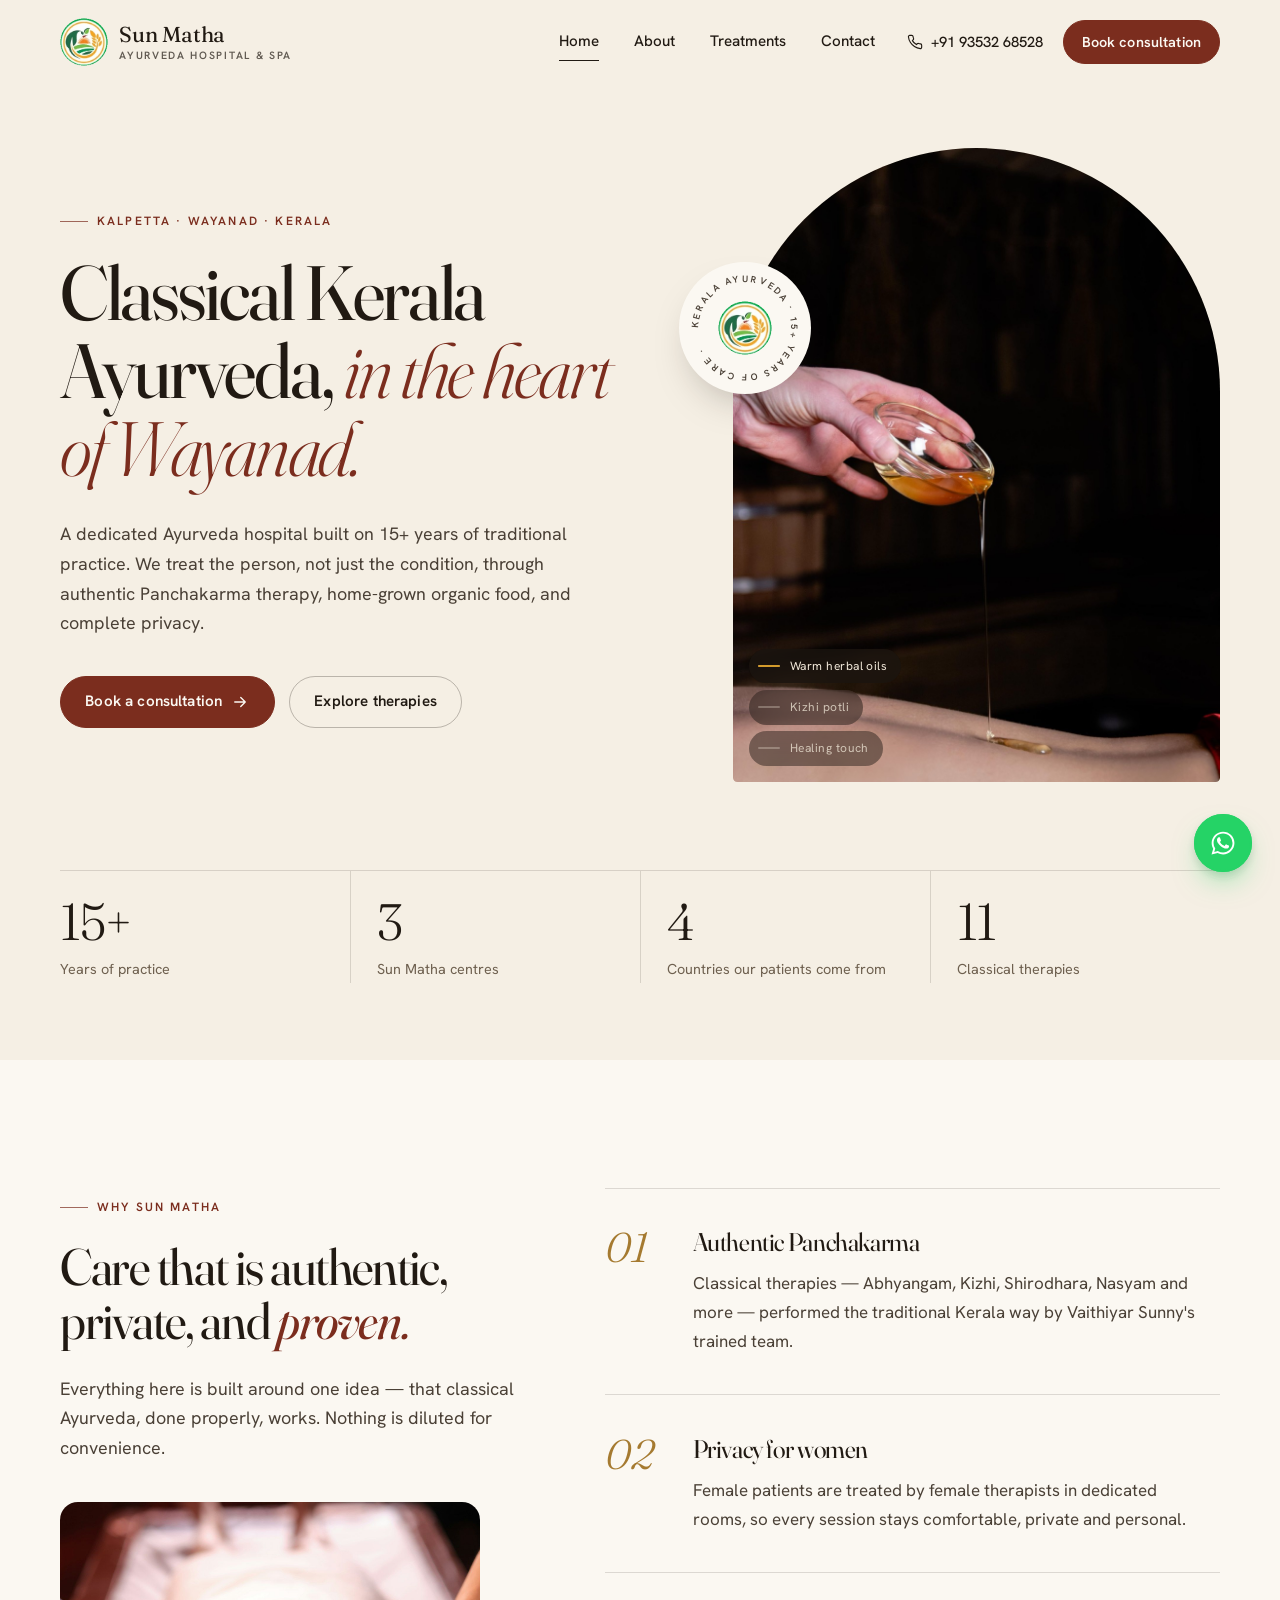
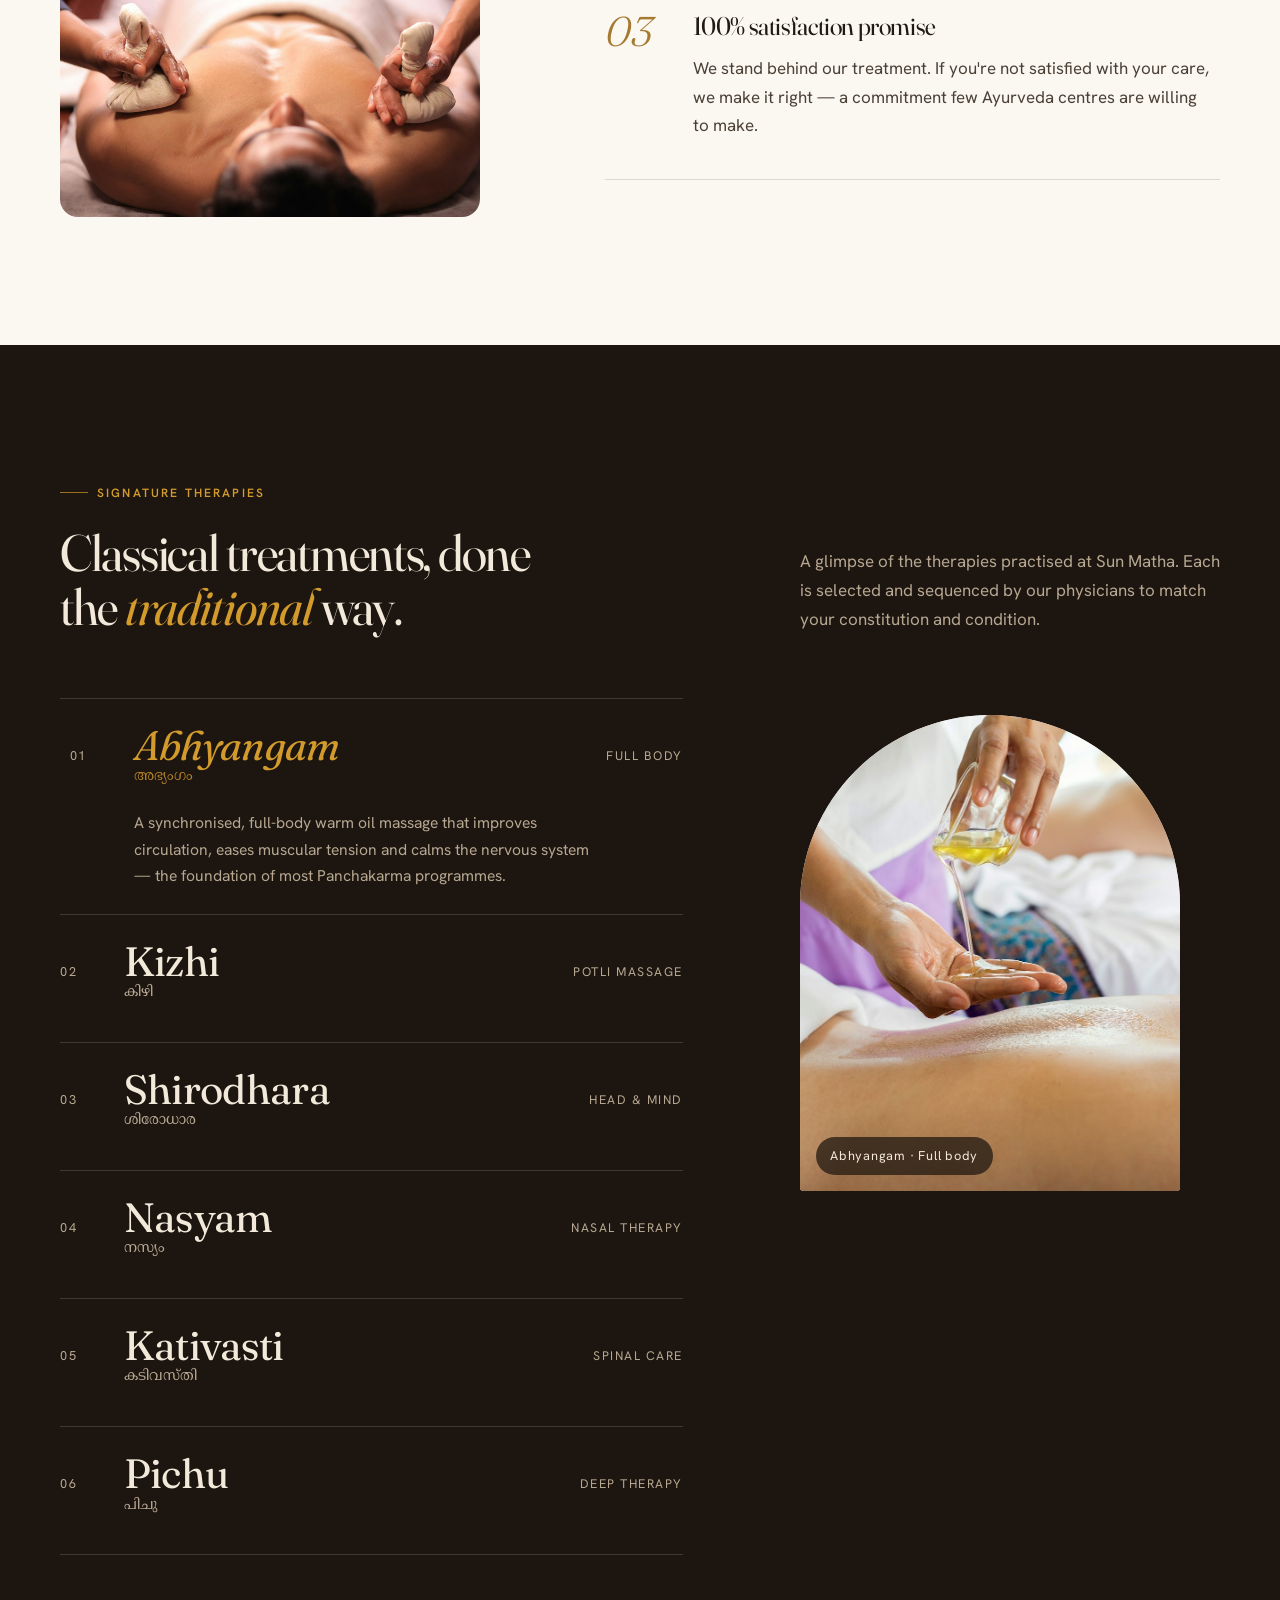
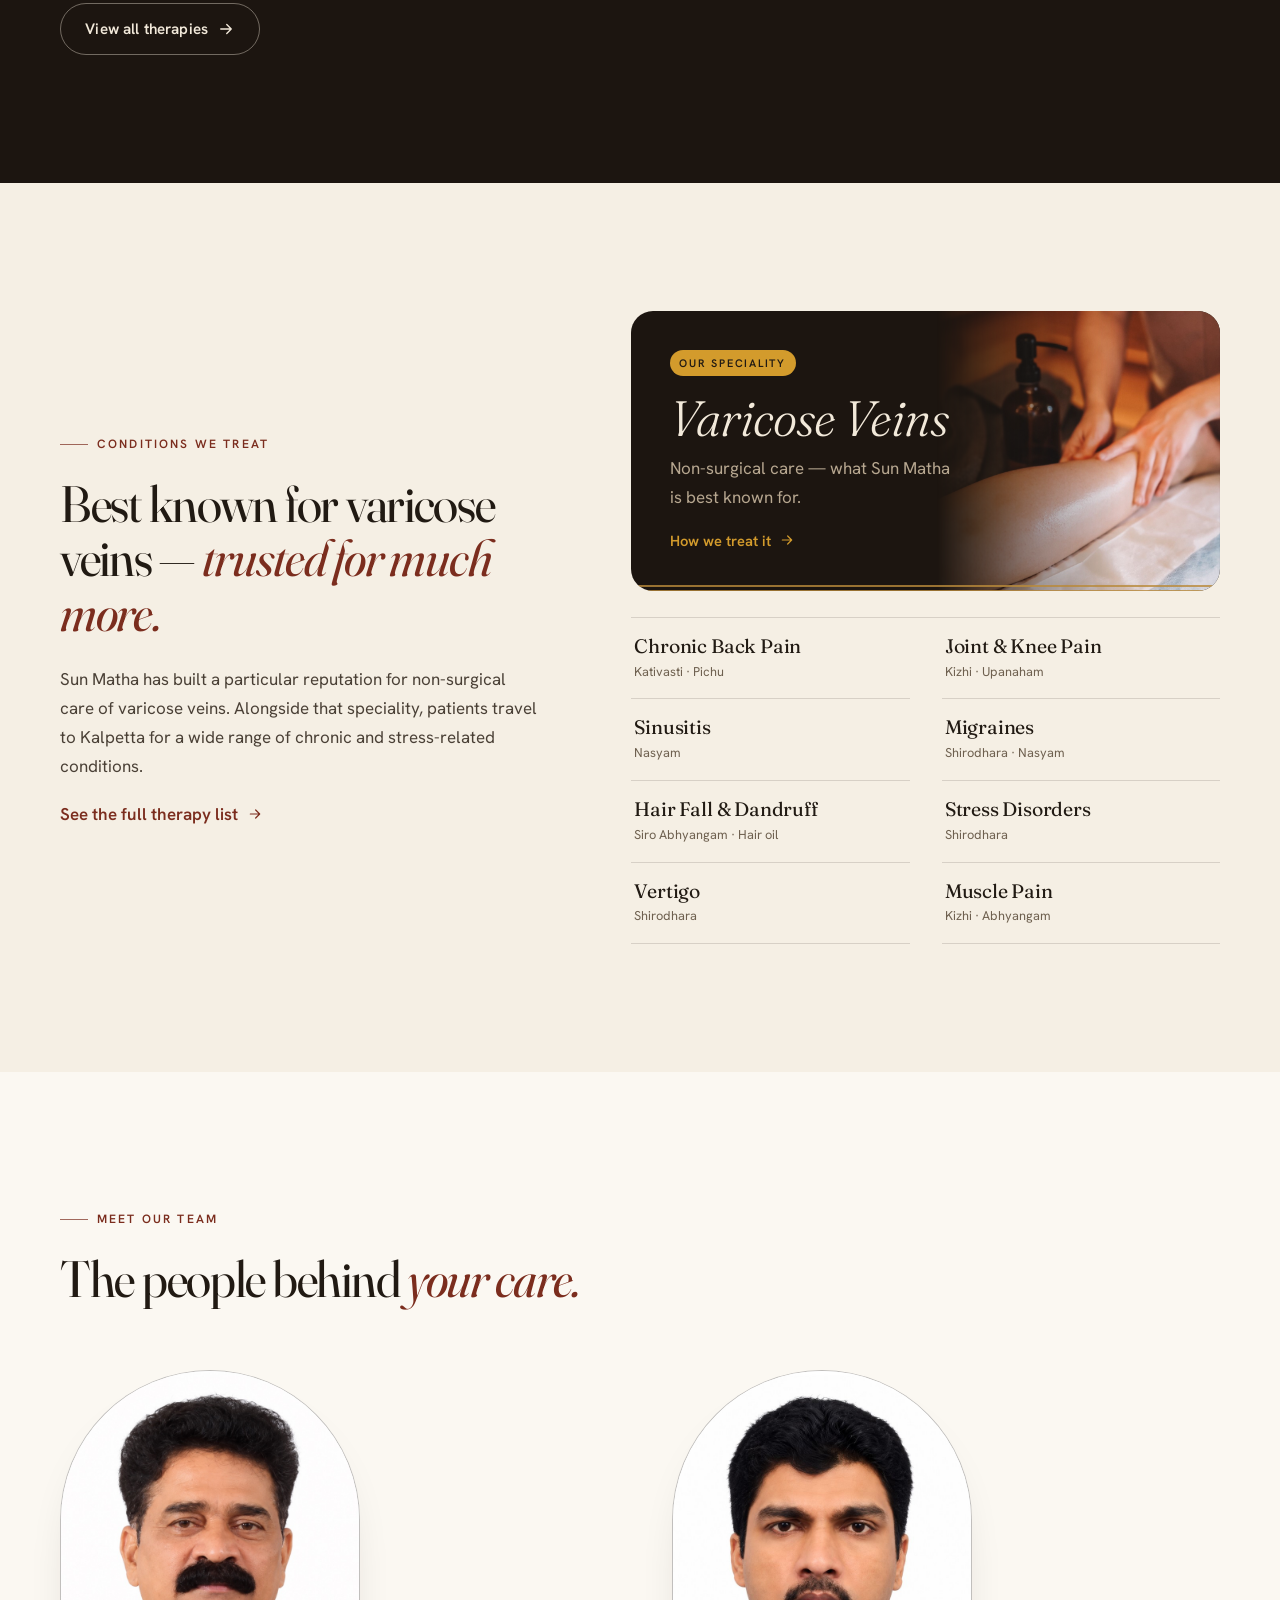
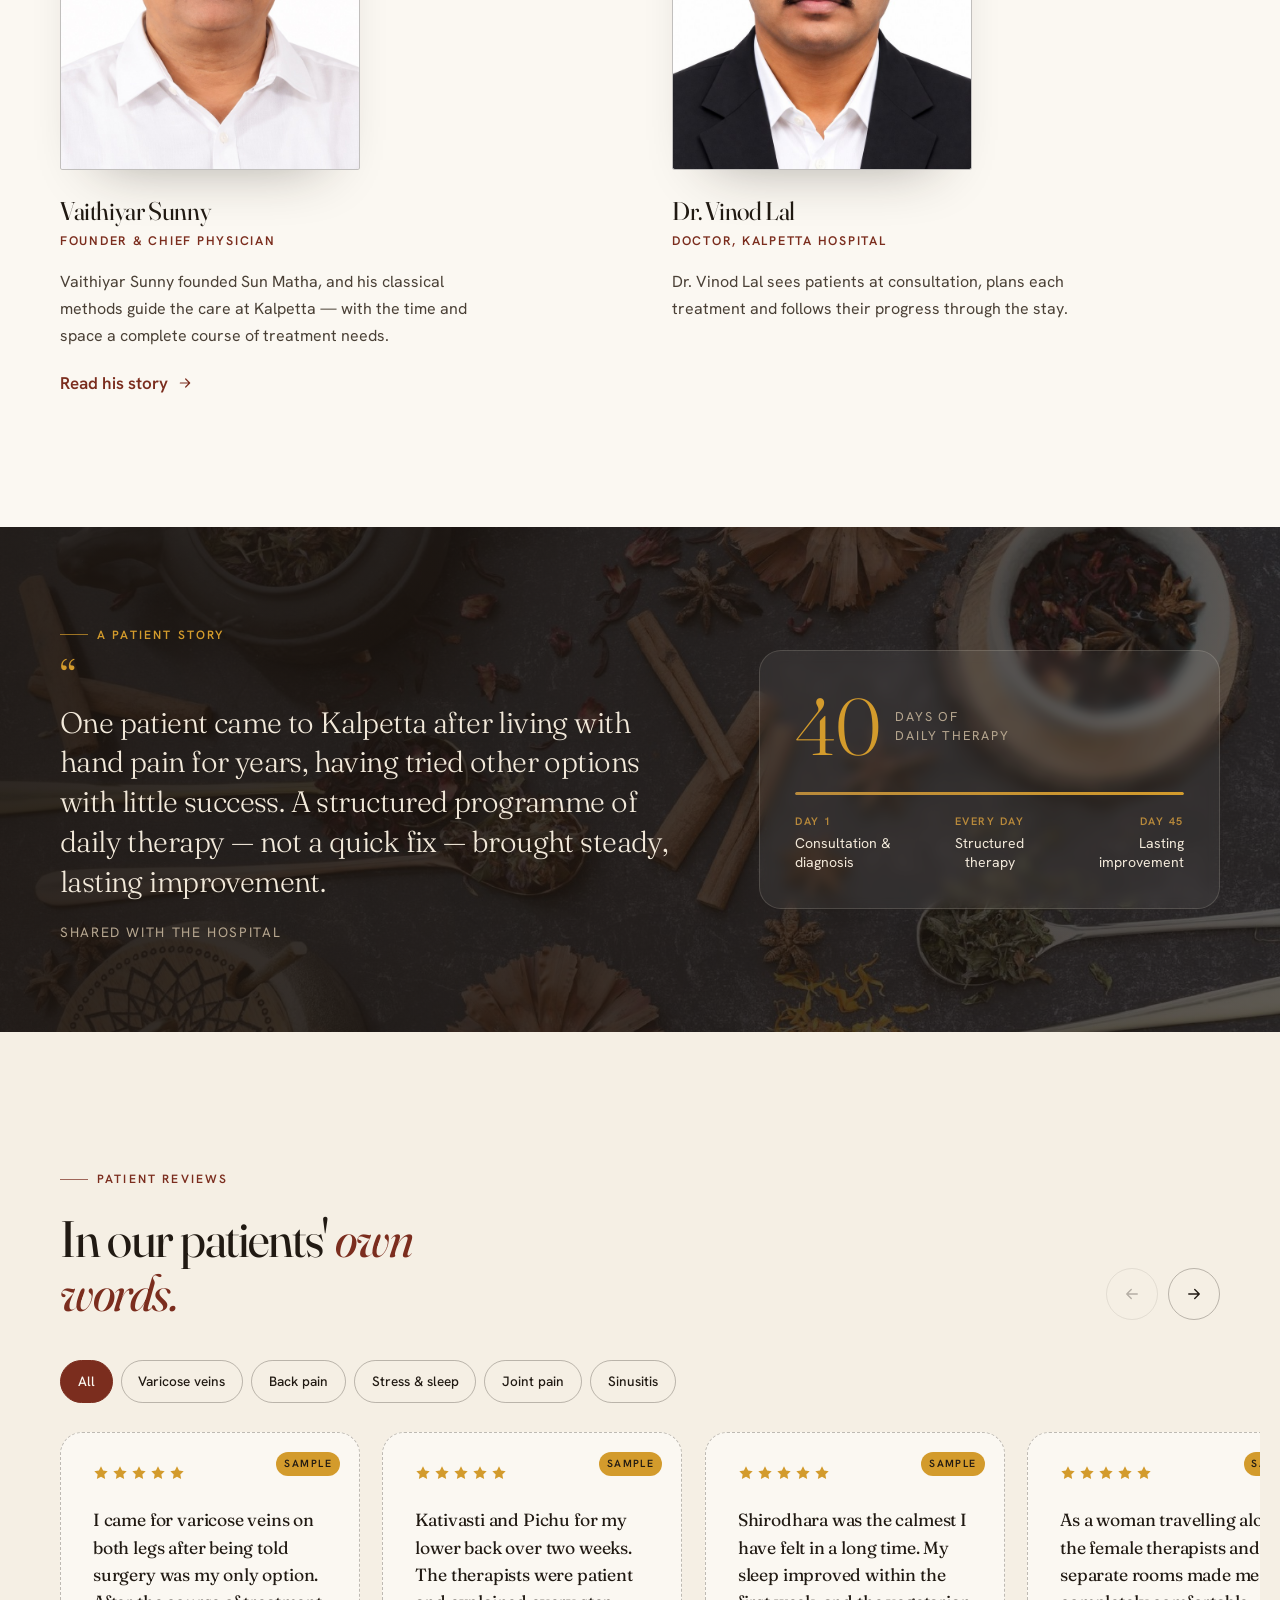
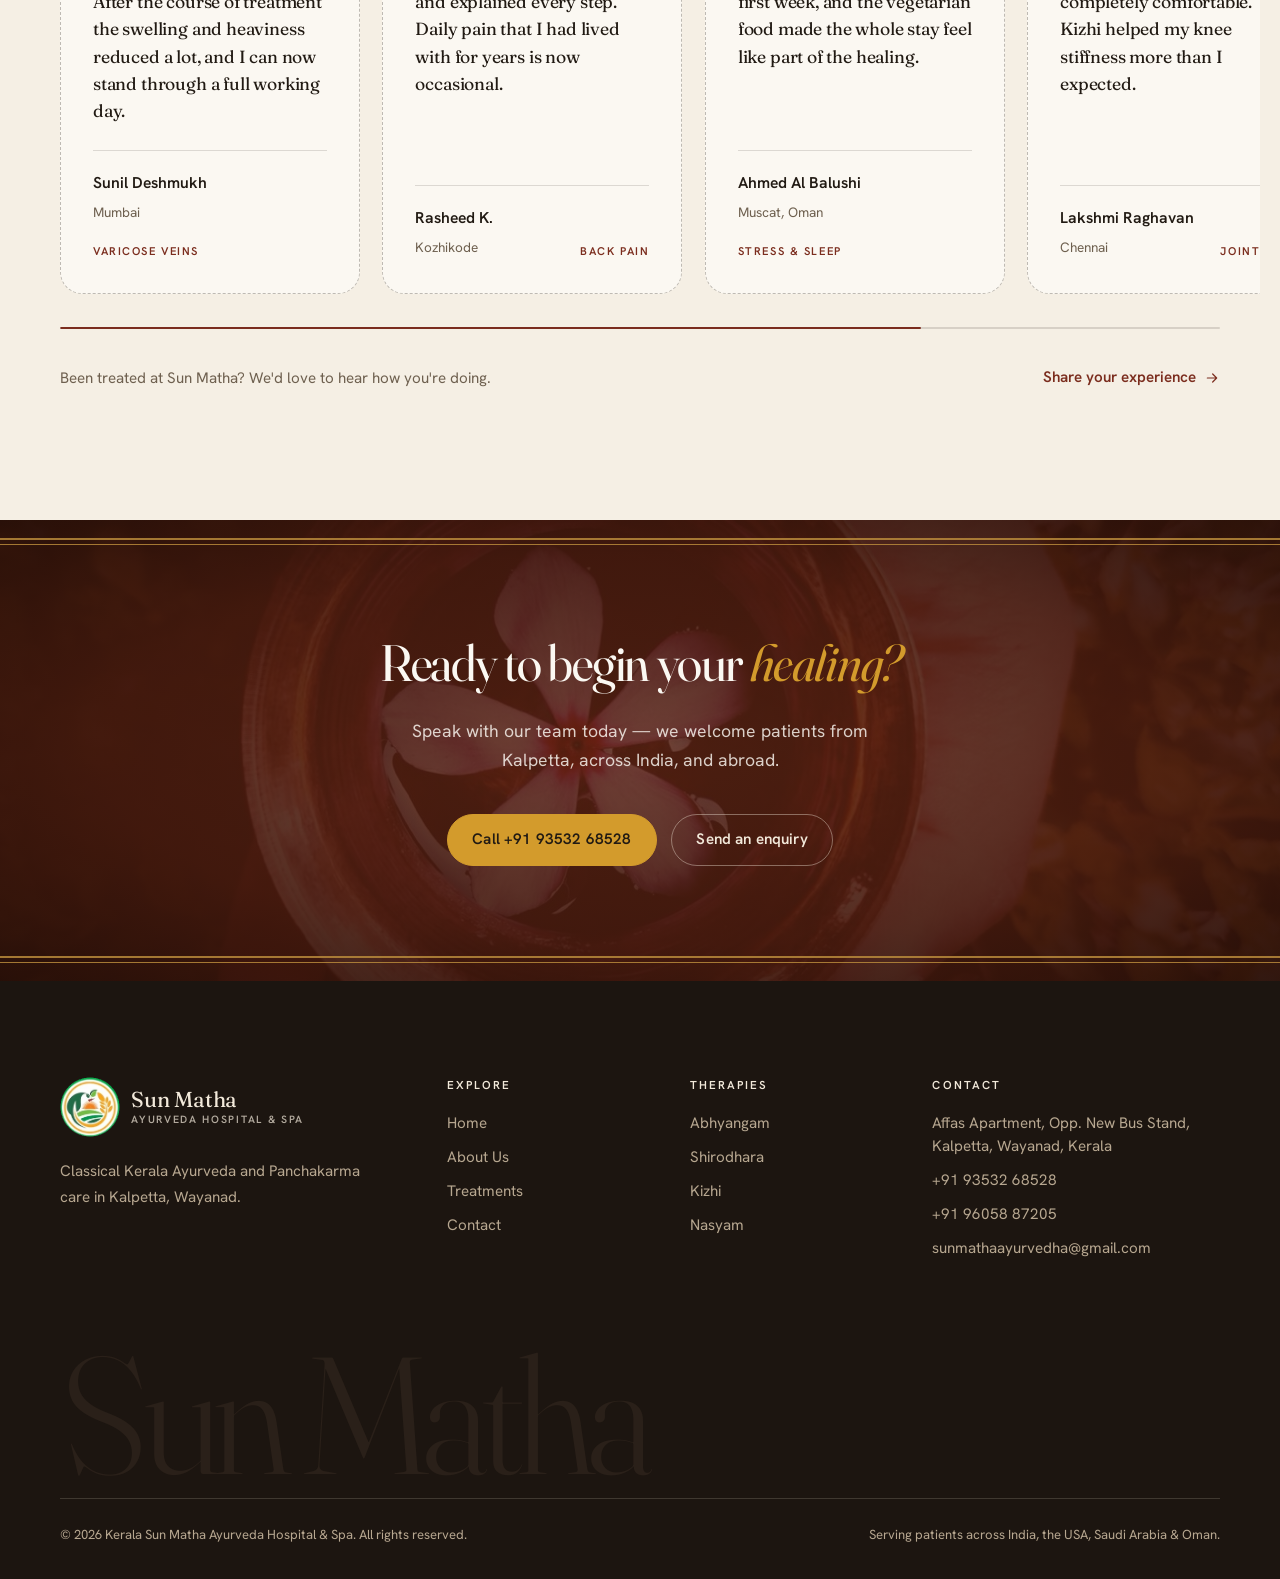
<file: index.html>
<!DOCTYPE html>
<html lang="en">
<head>
<meta charset="UTF-8">
<meta name="viewport" content="width=device-width, initial-scale=1">
<title>Kerala Sun Matha Ayurveda Hospital &amp; Spa — Kalpetta, Wayanad</title>
<meta name="description" content="Authentic Kerala Panchakarma and Ayurvedic treatment in Kalpetta, Wayanad. 15+ years of traditional practice, specialists in varicose veins, chronic pain and stress disorders. Private care, organic meals, 100% satisfaction guarantee.">
<meta property="og:type" content="website">
<meta property="og:site_name" content="Kerala Sun Matha Ayurveda">
<meta property="og:title" content="Kerala Sun Matha Ayurveda Hospital &amp; Spa — Kalpetta, Wayanad">
<meta property="og:description" content="Authentic Kerala Panchakarma and Ayurvedic treatment in Kalpetta, Wayanad. 15+ years of traditional practice, specialists in varicose veins, chronic pain and stress disorders. Private care, organic meals, 100% satisfaction guarantee.">
<meta property="og:image" content="assets/photos/hero-oil-pour.jpg">
<meta name="twitter:card" content="summary_large_image">
<meta name="theme-color" content="#F5EFE4">
<link rel="icon" type="image/png" href="assets/logo.png">
<link rel="apple-touch-icon" href="assets/logo.png">
<link rel="preconnect" href="https://fonts.googleapis.com">
<link rel="preconnect" href="https://fonts.gstatic.com" crossorigin>
<link href="https://fonts.googleapis.com/css2?family=Fraunces:ital,opsz,wght@0,9..144,300..600;1,9..144,300..500&family=Hanken+Grotesk:wght@400;500;600&family=Noto+Serif+Malayalam:wght@400&display=swap" rel="stylesheet">
<link rel="stylesheet" href="css/style.css">
<script type="application/ld+json">
{
  "@context": "https://schema.org",
  "@type": "MedicalClinic",
  "name": "Kerala Sun Matha Ayurveda Hospital & Spa",
  "description": "Traditional Kerala Ayurveda and Panchakarma treatment in Kalpetta, Wayanad.",
  "medicalSpecialty": "Ayurveda",
  "telephone": [
    "+91-9353268528",
    "+91-9605887205"
  ],
  "email": "sunmathaayurvedha@gmail.com",
  "address": {
    "@type": "PostalAddress",
    "streetAddress": "Affas Apartment, Opp. New Bus Stand",
    "addressLocality": "Kalpetta",
    "addressRegion": "Kerala",
    "addressCountry": "IN"
  },
  "founder": {
    "@type": "Person",
    "name": "Vaithiyar Sunny"
  }
}
</script>
</head>
<body>
<a class="skip-link" href="#main">Skip to content</a>

<header class="site-header" data-header>
  <div class="wrap header-bar">
    <a href="index.html" class="brand" aria-label="Sun Matha Ayurveda — Home">
      <img class="brand-logo" src="assets/logo.png" width="131" height="131" alt="">
      <span class="brand-text"><span class="brand-name">Sun Matha</span><span class="brand-sub">Ayurveda Hospital &amp; Spa</span></span>
    </a>
    <nav class="nav" aria-label="Primary">
      <a href="index.html" aria-current="page">Home</a>
      <a href="about.html">About</a>
      <a href="treatments.html">Treatments</a>
      <a href="contact.html">Contact</a>
    </nav>
    <div class="header-actions">
      <a class="header-phone" href="tel:+919353268528">
        <svg viewBox="0 0 24 24" fill="none" stroke="currentColor" stroke-width="1.7" stroke-linecap="round" stroke-linejoin="round" aria-hidden="true"><path d="M22 16.92v3a2 2 0 0 1-2.18 2 19.79 19.79 0 0 1-8.63-3.07 19.5 19.5 0 0 1-6-6 19.79 19.79 0 0 1-3.07-8.67A2 2 0 0 1 4.11 2h3a2 2 0 0 1 2 1.72c.127.96.362 1.903.7 2.81a2 2 0 0 1-.45 2.11L8.09 9.91a16 16 0 0 0 6 6l1.27-1.27a2 2 0 0 1 2.11-.45c.907.338 1.85.573 2.81.7A2 2 0 0 1 22 16.92z"/></svg>
        <span>+91 93532 68528</span>
      </a>
      <a href="contact.html#enquiry" class="btn btn--primary btn--sm header-book">Book consultation</a>
      <button class="menu-btn" aria-controls="mobile-menu" aria-expanded="false" aria-label="Open menu"><span></span><span></span></button>
    </div>
  </div>
</header>

<div class="mobile-menu" id="mobile-menu">
  <nav aria-label="Mobile">
    <a href="index.html" aria-current="page">Home <span>01</span></a>
    <a href="about.html">About <span>02</span></a>
    <a href="treatments.html">Treatments <span>03</span></a>
    <a href="contact.html">Contact <span>04</span></a>
  </nav>
  <div class="mobile-menu-foot">
    <a href="contact.html#enquiry" class="btn btn--gold">Book a consultation</a>
    <a href="tel:+919353268528">+91 93532 68528</a>
    <a href="mailto:sunmathaayurvedha@gmail.com">sunmathaayurvedha@gmail.com</a>
  </div>
</div>

<main id="main">

<!-- ============================================================ HERO === -->
<section class="hero">
  <div class="wrap">
    <div class="hero-grid">
      <div>
        <span class="eyebrow" data-reveal>Kalpetta &middot; Wayanad &middot; Kerala</span>
        <h1 data-reveal data-reveal-delay="1">Classical Kerala Ayurveda, <em>in the heart of Wayanad.</em></h1>
        <p class="lede" data-reveal data-reveal-delay="2">A dedicated Ayurveda hospital built on 15+ years of traditional practice. We treat the person, not just the condition, through authentic Panchakarma therapy, home-grown organic food, and complete privacy.</p>
        <div class="hero-cta" data-reveal data-reveal-delay="3">
          <a href="contact.html#enquiry" class="btn btn--primary">Book a consultation
            <svg viewBox="0 0 24 24" fill="none" stroke="currentColor" stroke-width="1.8" stroke-linecap="round" stroke-linejoin="round" aria-hidden="true"><path d="M5 12h14M13 6l6 6-6 6"/></svg></a>
          <a href="treatments.html" class="btn btn--ghost">Explore therapies</a>
        </div>
      </div>

      <div class="hero-visual" data-reveal="fade">
        <div class="frame frame--arch hero-slides" data-hero-slides>
          <img class="hero-slide is-active" src="assets/photos/hero-oil-pour.jpg" width="1000" height="1500" alt="A therapist pouring warm herbal oil from a small bowl onto a patient's back" fetchpriority="high">
          <img class="hero-slide" src="assets/photos/hero-kizhi.jpg" width="1000" height="1500" alt="A therapist pressing a warm herbal potli onto a patient's back during Kizhi" loading="lazy">
          <img class="hero-slide" src="assets/photos/hero-oiled-hands.jpg" width="1000" height="1500" alt="A therapist's oiled hands holding a traditional wooden massage tool" loading="lazy">
          <div class="hero-dots" role="tablist" aria-label="Hero photos">
            <button type="button" role="tab" class="hero-dot is-active" aria-selected="true"><span class="hero-dot-bar"><i></i></span>Warm herbal oils</button>
            <button type="button" role="tab" class="hero-dot" aria-selected="false"><span class="hero-dot-bar"><i></i></span>Kizhi potli</button>
            <button type="button" role="tab" class="hero-dot" aria-selected="false"><span class="hero-dot-bar"><i></i></span>Healing touch</button>
          </div>
        </div>
        <div class="seal" aria-hidden="true">
          <svg class="ring" viewBox="0 0 120 120">
            <defs><path id="seal-circle" d="M60 60 m-48 0 a48 48 0 1 1 96 0 a48 48 0 1 1 -96 0"/></defs>
            <text><textPath href="#seal-circle">Kerala Ayurveda &middot; 15+ years of care &middot;</textPath></text>
          </svg>
          <img class="brand-logo" src="assets/logo.png" width="131" height="131" alt="">
        </div>
      </div>
    </div>

    <div class="facts" data-reveal>
      <div class="fact"><b data-count="15" data-suffix="+">15+</b><span>Years of practice</span></div>
      <div class="fact"><b data-count="3">3</b><span>Sun Matha centres</span></div>
      <div class="fact"><b data-count="4">4</b><span>Countries our patients come from</span></div>
      <div class="fact"><b data-count="11">11</b><span>Classical therapies</span></div>
    </div>
  </div>
</section>

<!-- ========================================================= WHY US === -->
<section class="section section--paper">
  <div class="wrap why">
    <div class="why-intro" data-reveal>
      <span class="eyebrow">Why Sun Matha</span>
      <h2>Care that is authentic, private, and <em>proven.</em></h2>
      <p class="lede">Everything here is built around one idea &mdash; that classical Ayurveda, done properly, works. Nothing is diluted for convenience.</p>
      <div class="frame">
        <img src="assets/photos/kizhi-chest.jpg" width="1600" height="1067" alt="Two therapists pressing warm herbal Kizhi potlis on a patient's shoulders" loading="lazy">
      </div>
    </div>
    <ol class="pillars">
      <li class="pillar" data-reveal>
        <span class="pillar-num">01</span>
        <div>
          <h3>Authentic Panchakarma</h3>
          <p>Classical therapies &mdash; Abhyangam, Kizhi, Shirodhara, Nasyam and more &mdash; performed the traditional Kerala way by Vaithiyar Sunny's trained team.</p>
        </div>
      </li>
      <li class="pillar" data-reveal>
        <span class="pillar-num">02</span>
        <div>
          <h3>Privacy for women</h3>
          <p>Female patients are treated by female therapists in dedicated rooms, so every session stays comfortable, private and personal.</p>
        </div>
      </li>
      <li class="pillar" data-reveal>
        <span class="pillar-num">03</span>
        <div>
          <h3>100% satisfaction promise</h3>
          <p>We stand behind our treatment. If you're not satisfied with your care, we make it right &mdash; a commitment few Ayurveda centres are willing to make.</p>
        </div>
      </li>
    </ol>
  </div>
</section>

<!-- ===================================================== TREATMENTS === -->
<section class="section section--night">
  <div class="wrap">
    <div class="therapy-index-head" data-reveal>
      <div>
        <span class="eyebrow">Signature therapies</span>
        <h2>Classical treatments, done the <em>traditional</em> way.</h2>
      </div>
      <p>A glimpse of the therapies practised at Sun Matha. Each is selected and sequenced by our physicians to match your constitution and condition.</p>
    </div>

    <div class="therapy-index">
      <ol class="t-list">
        <li class="t-item is-active" data-caption="Abhyangam · Full body">
          <a href="treatments.html#abyangam">
            <span class="t-num">01</span><span class="t-name">Abhyangam<span class="t-ml ml" lang="ml">അഭ്യംഗം</span></span><span class="t-tag">Full body</span>
            <span class="t-desc"><span>A synchronised, full-body warm oil massage that improves circulation, eases muscular tension and calms the nervous system &mdash; the foundation of most Panchakarma programmes.</span></span>
          </a>
        </li>
        <li class="t-item" data-caption="Kizhi · Potli massage">
          <a href="treatments.html#kizhi">
            <span class="t-num">02</span><span class="t-name">Kizhi<span class="t-ml ml" lang="ml">കിഴി</span></span><span class="t-tag">Potli massage</span>
            <span class="t-desc"><span>Warm herbal potlis (poultices) are pressed rhythmically over the body to relieve joint and muscle pain, reduce stiffness, and improve mobility.</span></span>
          </a>
        </li>
        <li class="t-item" data-caption="Shirodhara · Head &amp; mind">
          <a href="treatments.html#shirodhara">
            <span class="t-num">03</span><span class="t-name">Shirodhara<span class="t-ml ml" lang="ml">ശിരോധാര</span></span><span class="t-tag">Head &amp; mind</span>
            <span class="t-desc"><span>A continuous, gentle stream of warm medicated oil flows over the forehead &mdash; deeply calming for migraines, stress, anxiety and disturbed sleep.</span></span>
          </a>
        </li>
        <li class="t-item" data-caption="Nasyam · Nasal therapy">
          <a href="treatments.html#nasyam">
            <span class="t-num">04</span><span class="t-name">Nasyam<span class="t-ml ml" lang="ml">നസ്യം</span></span><span class="t-tag">Nasal therapy</span>
            <span class="t-desc"><span>Medicated nasal drops that clear the head and sinus passages &mdash; effective for sinusitis, migraines and chronic congestion.</span></span>
          </a>
        </li>
        <li class="t-item" data-caption="Kativasti · Spinal care">
          <a href="treatments.html#kativasti">
            <span class="t-num">05</span><span class="t-name">Kativasti<span class="t-ml ml" lang="ml">കടിവസ്തി</span></span><span class="t-tag">Spinal care</span>
            <span class="t-desc"><span>Warm medicated oil is pooled over the lower back inside a dam of black gram paste &mdash; a targeted therapy for chronic back pain and lumbar conditions.</span></span>
          </a>
        </li>
        <li class="t-item" data-caption="Pichu · Deep therapy">
          <a href="treatments.html#pichu">
            <span class="t-num">06</span><span class="t-name">Pichu<span class="t-ml ml" lang="ml">പിചു</span></span><span class="t-tag">Deep therapy</span>
            <span class="t-desc"><span>Warm medicated oil-soaked cotton is applied to affected joints or the spine for sustained, deep relief in chronic pain conditions.</span></span>
          </a>
        </li>
      </ol>

      <figure class="t-preview frame frame--arch" aria-hidden="true">
        <img class="is-active" src="assets/photos/abyangam-oil.jpg" alt="" loading="lazy">
        <img src="assets/photos/kizhi-potli.jpg" alt="" loading="lazy">
        <img src="assets/treatments/shirodhara.jpg" alt="" loading="lazy">
        <img src="assets/photos/herbal-remedies.jpg" alt="" loading="lazy">
        <img src="assets/photos/kativasti.jpg" alt="" loading="lazy">
        <img src="assets/treatments/pichu.jpg" alt="" loading="lazy">
        <figcaption>Abhyangam · Full body</figcaption>
      </figure>
    </div>

    <div class="therapy-index-foot">
      <a href="treatments.html" class="btn btn--light">View all therapies
        <svg viewBox="0 0 24 24" fill="none" stroke="currentColor" stroke-width="1.8" stroke-linecap="round" stroke-linejoin="round" aria-hidden="true"><path d="M5 12h14M13 6l6 6-6 6"/></svg></a>
    </div>
  </div>
</section>

<!-- =================================================== CONDITIONS === -->
<section class="section">
  <div class="wrap conditions">
    <div data-reveal>
      <span class="eyebrow">Conditions we treat</span>
      <h2>Best known for varicose veins &mdash; <em>trusted for much more.</em></h2>
      <p>Sun Matha has built a particular reputation for non-surgical care of varicose veins. Alongside that speciality, patients travel to Kalpetta for a wide range of chronic and stress-related conditions.</p>
      <a href="treatments.html" class="text-link">See the full therapy list
        <svg viewBox="0 0 24 24" fill="none" stroke="currentColor" stroke-width="1.8" stroke-linecap="round" stroke-linejoin="round" aria-hidden="true"><path d="M5 12h14M13 6l6 6-6 6"/></svg></a>
    </div>
    <div class="cond-panel" data-reveal data-reveal-delay="1">
      <a class="cond-feature" href="treatments.html#rakthamokshanam">
        <span class="cond-feature-body">
          <span class="cond-badge">Our speciality</span>
          <span class="cond-feature-name">Varicose Veins</span>
          <span class="cond-feature-text">Non-surgical care &mdash; what Sun Matha is best known for.</span>
          <span class="cond-feature-link">How we treat it <svg viewBox="0 0 24 24" fill="none" stroke="currentColor" stroke-width="1.8" stroke-linecap="round" stroke-linejoin="round" aria-hidden="true"><path d="M5 12h14M13 6l6 6-6 6"/></svg></span>
        </span>
        <span class="cond-feature-media"><img src="assets/photos/leg-oil-therapy.jpg" width="900" height="1200" alt="A therapist massaging a patient's leg with warm herbal oil" loading="lazy"></span>
      </a>
      <ul class="cond-grid">
        <li><a href="treatments.html#kativasti"><span class="cond-name">Chronic Back Pain</span><span class="cond-therapy">Kativasti · Pichu</span><svg viewBox="0 0 24 24" fill="none" stroke="currentColor" stroke-width="1.8" stroke-linecap="round" stroke-linejoin="round" aria-hidden="true"><path d="M5 12h14M13 6l6 6-6 6"/></svg></a></li>
        <li><a href="treatments.html#kizhi"><span class="cond-name">Joint &amp; Knee Pain</span><span class="cond-therapy">Kizhi · Upanaham</span><svg viewBox="0 0 24 24" fill="none" stroke="currentColor" stroke-width="1.8" stroke-linecap="round" stroke-linejoin="round" aria-hidden="true"><path d="M5 12h14M13 6l6 6-6 6"/></svg></a></li>
        <li><a href="treatments.html#nasyam"><span class="cond-name">Sinusitis</span><span class="cond-therapy">Nasyam</span><svg viewBox="0 0 24 24" fill="none" stroke="currentColor" stroke-width="1.8" stroke-linecap="round" stroke-linejoin="round" aria-hidden="true"><path d="M5 12h14M13 6l6 6-6 6"/></svg></a></li>
        <li><a href="treatments.html#shirodhara"><span class="cond-name">Migraines</span><span class="cond-therapy">Shirodhara · Nasyam</span><svg viewBox="0 0 24 24" fill="none" stroke="currentColor" stroke-width="1.8" stroke-linecap="round" stroke-linejoin="round" aria-hidden="true"><path d="M5 12h14M13 6l6 6-6 6"/></svg></a></li>
        <li><a href="treatments.html#siro-abyangam"><span class="cond-name">Hair Fall &amp; Dandruff</span><span class="cond-therapy">Siro Abhyangam · Hair oil</span><svg viewBox="0 0 24 24" fill="none" stroke="currentColor" stroke-width="1.8" stroke-linecap="round" stroke-linejoin="round" aria-hidden="true"><path d="M5 12h14M13 6l6 6-6 6"/></svg></a></li>
        <li><a href="treatments.html#shirodhara"><span class="cond-name">Stress Disorders</span><span class="cond-therapy">Shirodhara</span><svg viewBox="0 0 24 24" fill="none" stroke="currentColor" stroke-width="1.8" stroke-linecap="round" stroke-linejoin="round" aria-hidden="true"><path d="M5 12h14M13 6l6 6-6 6"/></svg></a></li>
        <li><a href="treatments.html#shirodhara"><span class="cond-name">Vertigo</span><span class="cond-therapy">Shirodhara</span><svg viewBox="0 0 24 24" fill="none" stroke="currentColor" stroke-width="1.8" stroke-linecap="round" stroke-linejoin="round" aria-hidden="true"><path d="M5 12h14M13 6l6 6-6 6"/></svg></a></li>
        <li><a href="treatments.html#abyangam"><span class="cond-name">Muscle Pain</span><span class="cond-therapy">Kizhi · Abhyangam</span><svg viewBox="0 0 24 24" fill="none" stroke="currentColor" stroke-width="1.8" stroke-linecap="round" stroke-linejoin="round" aria-hidden="true"><path d="M5 12h14M13 6l6 6-6 6"/></svg></a></li>
      </ul>
    </div>
  </div>
</section>

<!-- ======================================================= HEALERS === -->
<section class="section section--paper">
  <div class="wrap">
    <div data-reveal style="margin-bottom: clamp(2.5rem, 5vw, 4rem);">
      <span class="eyebrow">Meet our team</span>
      <h2>The people behind <em>your care.</em></h2>
    </div>
    <div class="healers healers--duo">
      <article class="healer" data-reveal>
        <div class="frame frame--arch"><img src="assets/vaithiyar-sunny-portrait.jpg" width="914" height="1000" alt="Vaithiyar Sunny, Founder and Chief Physician" loading="lazy"></div>
        <div>
          <h3>Vaithiyar Sunny</h3>
          <span class="role">Founder &amp; Chief Physician</span>
          <p>Vaithiyar Sunny founded Sun Matha, and his classical methods guide the care at Kalpetta &mdash; with the time and space a complete course of treatment needs.</p>
          <a class="text-link" href="about.html">Read his story <svg viewBox="0 0 24 24" fill="none" stroke="currentColor" stroke-width="1.8" stroke-linecap="round" stroke-linejoin="round" aria-hidden="true"><path d="M5 12h14M13 6l6 6-6 6"/></svg></a>
        </div>
      </article>
      <article class="healer" data-reveal data-reveal-delay="1">
        <div class="frame frame--arch"><img src="assets/dr-vinod-lal-portrait.jpg" width="914" height="1000" alt="Dr. Vinod Lal, Doctor at the Kalpetta hospital" loading="lazy"></div>
        <div>
          <h3>Dr. Vinod Lal</h3>
          <span class="role">Doctor, Kalpetta Hospital</span>
          <p>Dr. Vinod Lal sees patients at consultation, plans each treatment and follows their progress through the stay.</p>
        </div>
      </article>
    </div>
  </div>
</section>

<!-- ========================================================= STORY === -->
<section class="story story--compact">
  <img src="assets/photos/herbal-flatlay.jpg" width="1800" height="1226" alt="" aria-hidden="true" loading="lazy">
  <div class="wrap story-grid">
    <div class="story-quote" data-reveal>
      <span class="eyebrow">A patient story</span>
      <blockquote>One patient came to Kalpetta after living with hand pain for years, having tried other options with little success. A structured programme of daily therapy &mdash; not a quick fix &mdash; brought steady, lasting improvement.</blockquote>
      <cite>Shared with the hospital</cite>
    </div>
    <div class="story-journey" data-reveal data-reveal-delay="1">
      <div class="story-days"><b data-count="45">45</b><span>days of<br>daily therapy</span></div>
      <div class="story-bar" aria-hidden="true"><span></span></div>
      <ol class="story-steps">
        <li><b>Day 1</b>Consultation &amp; diagnosis</li>
        <li><b>Every day</b>Structured therapy</li>
        <li><b>Day 45</b>Lasting improvement</li>
      </ol>
    </div>
  </div>
</section>

<!-- ======================================================= REVIEWS === -->
<!-- SAMPLE reviews: replace each with a real patient review (with their permission), then remove
     "review--sample" and the <span class="sample-badge"> from that card. -->
<section class="section" aria-labelledby="reviews-title">
  <div class="wrap">
    <div class="reviews-head" data-reveal>
      <div>
        <span class="eyebrow">Patient reviews</span>
        <h2 id="reviews-title">In our patients' <em>own words.</em></h2>
      </div>
      <div class="reviews-nav">
        <button type="button" data-reviews-prev aria-label="Previous reviews"><svg viewBox="0 0 24 24" fill="none" stroke="currentColor" stroke-width="1.8" stroke-linecap="round" stroke-linejoin="round" aria-hidden="true"><path d="M19 12H5M11 6l-6 6 6 6"/></svg></button>
        <button type="button" data-reviews-next aria-label="Next reviews"><svg viewBox="0 0 24 24" fill="none" stroke="currentColor" stroke-width="1.8" stroke-linecap="round" stroke-linejoin="round" aria-hidden="true"><path d="M5 12h14M13 6l6 6-6 6"/></svg></button>
      </div>
    </div>
    <div class="review-filters" role="group" aria-label="Filter reviews by condition" data-reveal>
      <button type="button" class="chip is-active" data-review-filter="all" aria-pressed="true">All</button>
      <button type="button" class="chip" data-review-filter="Varicose veins" aria-pressed="false">Varicose veins</button>
      <button type="button" class="chip" data-review-filter="Back pain" aria-pressed="false">Back pain</button>
      <button type="button" class="chip" data-review-filter="Stress &amp; sleep" aria-pressed="false">Stress &amp; sleep</button>
      <button type="button" class="chip" data-review-filter="Joint pain" aria-pressed="false">Joint pain</button>
      <button type="button" class="chip" data-review-filter="Sinusitis" aria-pressed="false">Sinusitis</button>
    </div>
    <ul class="reviews-track" data-reviews tabindex="0" aria-label="Patient reviews">
        <li class="review review--sample">
          <span class="sample-badge">Sample</span>
          <div class="review-stars" aria-label="5 out of 5"><svg viewBox="0 0 24 24" fill="currentColor" aria-hidden="true"><path d="m12 2 3.1 6.3 6.9 1-5 4.9 1.2 6.8L12 17.8 5.8 21l1.2-6.8-5-4.9 6.9-1z"/></svg><svg viewBox="0 0 24 24" fill="currentColor" aria-hidden="true"><path d="m12 2 3.1 6.3 6.9 1-5 4.9 1.2 6.8L12 17.8 5.8 21l1.2-6.8-5-4.9 6.9-1z"/></svg><svg viewBox="0 0 24 24" fill="currentColor" aria-hidden="true"><path d="m12 2 3.1 6.3 6.9 1-5 4.9 1.2 6.8L12 17.8 5.8 21l1.2-6.8-5-4.9 6.9-1z"/></svg><svg viewBox="0 0 24 24" fill="currentColor" aria-hidden="true"><path d="m12 2 3.1 6.3 6.9 1-5 4.9 1.2 6.8L12 17.8 5.8 21l1.2-6.8-5-4.9 6.9-1z"/></svg><svg viewBox="0 0 24 24" fill="currentColor" aria-hidden="true"><path d="m12 2 3.1 6.3 6.9 1-5 4.9 1.2 6.8L12 17.8 5.8 21l1.2-6.8-5-4.9 6.9-1z"/></svg></div>
          <blockquote>I came for varicose veins on both legs after being told surgery was my only option. After the course of treatment the swelling and heaviness reduced a lot, and I can now stand through a full working day.</blockquote>
          <footer>
            <div class="review-who"><b>Sunil Deshmukh</b><span>Mumbai</span></div>
            <span class="review-therapy">Varicose veins</span>
          </footer>
        </li>
        <li class="review review--sample">
          <span class="sample-badge">Sample</span>
          <div class="review-stars" aria-label="5 out of 5"><svg viewBox="0 0 24 24" fill="currentColor" aria-hidden="true"><path d="m12 2 3.1 6.3 6.9 1-5 4.9 1.2 6.8L12 17.8 5.8 21l1.2-6.8-5-4.9 6.9-1z"/></svg><svg viewBox="0 0 24 24" fill="currentColor" aria-hidden="true"><path d="m12 2 3.1 6.3 6.9 1-5 4.9 1.2 6.8L12 17.8 5.8 21l1.2-6.8-5-4.9 6.9-1z"/></svg><svg viewBox="0 0 24 24" fill="currentColor" aria-hidden="true"><path d="m12 2 3.1 6.3 6.9 1-5 4.9 1.2 6.8L12 17.8 5.8 21l1.2-6.8-5-4.9 6.9-1z"/></svg><svg viewBox="0 0 24 24" fill="currentColor" aria-hidden="true"><path d="m12 2 3.1 6.3 6.9 1-5 4.9 1.2 6.8L12 17.8 5.8 21l1.2-6.8-5-4.9 6.9-1z"/></svg><svg viewBox="0 0 24 24" fill="currentColor" aria-hidden="true"><path d="m12 2 3.1 6.3 6.9 1-5 4.9 1.2 6.8L12 17.8 5.8 21l1.2-6.8-5-4.9 6.9-1z"/></svg></div>
          <blockquote>Kativasti and Pichu for my lower back over two weeks. The therapists were patient and explained every step. Daily pain that I had lived with for years is now occasional.</blockquote>
          <footer>
            <div class="review-who"><b>Rasheed K.</b><span>Kozhikode</span></div>
            <span class="review-therapy">Back pain</span>
          </footer>
        </li>
        <li class="review review--sample">
          <span class="sample-badge">Sample</span>
          <div class="review-stars" aria-label="5 out of 5"><svg viewBox="0 0 24 24" fill="currentColor" aria-hidden="true"><path d="m12 2 3.1 6.3 6.9 1-5 4.9 1.2 6.8L12 17.8 5.8 21l1.2-6.8-5-4.9 6.9-1z"/></svg><svg viewBox="0 0 24 24" fill="currentColor" aria-hidden="true"><path d="m12 2 3.1 6.3 6.9 1-5 4.9 1.2 6.8L12 17.8 5.8 21l1.2-6.8-5-4.9 6.9-1z"/></svg><svg viewBox="0 0 24 24" fill="currentColor" aria-hidden="true"><path d="m12 2 3.1 6.3 6.9 1-5 4.9 1.2 6.8L12 17.8 5.8 21l1.2-6.8-5-4.9 6.9-1z"/></svg><svg viewBox="0 0 24 24" fill="currentColor" aria-hidden="true"><path d="m12 2 3.1 6.3 6.9 1-5 4.9 1.2 6.8L12 17.8 5.8 21l1.2-6.8-5-4.9 6.9-1z"/></svg><svg viewBox="0 0 24 24" fill="currentColor" aria-hidden="true"><path d="m12 2 3.1 6.3 6.9 1-5 4.9 1.2 6.8L12 17.8 5.8 21l1.2-6.8-5-4.9 6.9-1z"/></svg></div>
          <blockquote>Shirodhara was the calmest I have felt in a long time. My sleep improved within the first week, and the vegetarian food made the whole stay feel like part of the healing.</blockquote>
          <footer>
            <div class="review-who"><b>Ahmed Al Balushi</b><span>Muscat, Oman</span></div>
            <span class="review-therapy">Stress &amp; sleep</span>
          </footer>
        </li>
        <li class="review review--sample">
          <span class="sample-badge">Sample</span>
          <div class="review-stars" aria-label="5 out of 5"><svg viewBox="0 0 24 24" fill="currentColor" aria-hidden="true"><path d="m12 2 3.1 6.3 6.9 1-5 4.9 1.2 6.8L12 17.8 5.8 21l1.2-6.8-5-4.9 6.9-1z"/></svg><svg viewBox="0 0 24 24" fill="currentColor" aria-hidden="true"><path d="m12 2 3.1 6.3 6.9 1-5 4.9 1.2 6.8L12 17.8 5.8 21l1.2-6.8-5-4.9 6.9-1z"/></svg><svg viewBox="0 0 24 24" fill="currentColor" aria-hidden="true"><path d="m12 2 3.1 6.3 6.9 1-5 4.9 1.2 6.8L12 17.8 5.8 21l1.2-6.8-5-4.9 6.9-1z"/></svg><svg viewBox="0 0 24 24" fill="currentColor" aria-hidden="true"><path d="m12 2 3.1 6.3 6.9 1-5 4.9 1.2 6.8L12 17.8 5.8 21l1.2-6.8-5-4.9 6.9-1z"/></svg><svg viewBox="0 0 24 24" fill="currentColor" aria-hidden="true"><path d="m12 2 3.1 6.3 6.9 1-5 4.9 1.2 6.8L12 17.8 5.8 21l1.2-6.8-5-4.9 6.9-1z"/></svg></div>
          <blockquote>As a woman travelling alone, the female therapists and separate rooms made me completely comfortable. Kizhi helped my knee stiffness more than I expected.</blockquote>
          <footer>
            <div class="review-who"><b>Lakshmi Raghavan</b><span>Chennai</span></div>
            <span class="review-therapy">Joint pain</span>
          </footer>
        </li>
        <li class="review review--sample">
          <span class="sample-badge">Sample</span>
          <div class="review-stars" aria-label="5 out of 5"><svg viewBox="0 0 24 24" fill="currentColor" aria-hidden="true"><path d="m12 2 3.1 6.3 6.9 1-5 4.9 1.2 6.8L12 17.8 5.8 21l1.2-6.8-5-4.9 6.9-1z"/></svg><svg viewBox="0 0 24 24" fill="currentColor" aria-hidden="true"><path d="m12 2 3.1 6.3 6.9 1-5 4.9 1.2 6.8L12 17.8 5.8 21l1.2-6.8-5-4.9 6.9-1z"/></svg><svg viewBox="0 0 24 24" fill="currentColor" aria-hidden="true"><path d="m12 2 3.1 6.3 6.9 1-5 4.9 1.2 6.8L12 17.8 5.8 21l1.2-6.8-5-4.9 6.9-1z"/></svg><svg viewBox="0 0 24 24" fill="currentColor" aria-hidden="true"><path d="m12 2 3.1 6.3 6.9 1-5 4.9 1.2 6.8L12 17.8 5.8 21l1.2-6.8-5-4.9 6.9-1z"/></svg><svg viewBox="0 0 24 24" fill="currentColor" aria-hidden="true"><path d="m12 2 3.1 6.3 6.9 1-5 4.9 1.2 6.8L12 17.8 5.8 21l1.2-6.8-5-4.9 6.9-1z"/></svg></div>
          <blockquote>Everything was well organised &mdash; consultation, daily therapy, meals and a clean private room. Nasyam cleared the sinus trouble I had every monsoon.</blockquote>
          <footer>
            <div class="review-who"><b>Meera Thomas</b><span>New Jersey, USA</span></div>
            <span class="review-therapy">Sinusitis</span>
          </footer>
        </li>
    </ul>
    <div class="reviews-progress" aria-hidden="true"><span></span></div>
    <div class="reviews-foot">
      <span>Been treated at Sun Matha? We'd love to hear how you're doing.</span>
      <a class="text-link" href="mailto:sunmathaayurvedha@gmail.com?subject=My%20experience%20at%20Sun%20Matha">Share your experience
        <svg viewBox="0 0 24 24" fill="none" stroke="currentColor" stroke-width="1.8" stroke-linecap="round" stroke-linejoin="round" aria-hidden="true"><path d="M5 12h14M13 6l6 6-6 6"/></svg></a>
    </div>
  </div>
</section>

<!-- ==================================================== CTA BAND === -->
<section class="cta-band cta-band--photo">
  <img class="cta-bg" src="assets/photos/brass-bowl-flower.jpg" width="1400" height="1050" alt="" aria-hidden="true" loading="lazy">
  <div class="kasavu" aria-hidden="true"></div>
  <div class="wrap" data-reveal>
    <h2>Ready to begin your <em>healing?</em></h2>
    <p>Speak with our team today &mdash; we welcome patients from Kalpetta, across India, and abroad.</p>
    <div class="hero-cta">
      <a href="tel:+919353268528" class="btn btn--gold">Call +91 93532 68528</a>
      <a href="contact.html" class="btn btn--light">Send an enquiry</a>
    </div>
  </div>
  <div class="kasavu" aria-hidden="true"></div>
</section>

</main>

<footer class="site-footer">
  <div class="wrap">
    <div class="footer-top">
      <div>
        <a href="index.html" class="brand" aria-label="Sun Matha Ayurveda — Home">
          <img class="brand-logo" src="assets/logo.png" width="131" height="131" alt="">
          <span class="brand-text"><span class="brand-name">Sun Matha</span><span class="brand-sub">Ayurveda Hospital &amp; Spa</span></span>
        </a>
        <p class="footer-blurb">Classical Kerala Ayurveda and Panchakarma care in Kalpetta, Wayanad.</p>
      </div>
      <div>
        <h2 class="foot-title">Explore</h2>
        <ul>
          <li><a href="index.html">Home</a></li>
          <li><a href="about.html">About Us</a></li>
          <li><a href="treatments.html">Treatments</a></li>
          <li><a href="contact.html">Contact</a></li>
        </ul>
      </div>
      <div>
        <h2 class="foot-title">Therapies</h2>
        <ul>
          <li><a href="treatments.html#abyangam">Abhyangam</a></li>
          <li><a href="treatments.html#shirodhara">Shirodhara</a></li>
          <li><a href="treatments.html#kizhi">Kizhi</a></li>
          <li><a href="treatments.html#nasyam">Nasyam</a></li>
        </ul>
      </div>
      <div>
        <h2 class="foot-title">Contact</h2>
        <ul>
          <li>Affas Apartment, Opp. New Bus Stand, Kalpetta, Wayanad, Kerala</li>
          <li><a href="tel:+919353268528">+91 93532 68528</a></li>
          <li><a href="tel:+919605887205">+91 96058 87205</a></li>
          <li><a href="mailto:sunmathaayurvedha@gmail.com">sunmathaayurvedha@gmail.com</a></li>
        </ul>
      </div>
    </div>
    <div class="footer-word" aria-hidden="true">Sun Matha</div>
    <div class="footer-bottom">
      <span>&copy; 2026 Kerala Sun Matha Ayurveda Hospital &amp; Spa. All rights reserved.</span>
      <span>Serving patients across India, the USA, Saudi Arabia &amp; Oman.</span>
    </div>
  </div>
</footer>

<a class="wa-float" href="https://wa.me/919605887205?text=Hi%2C%20I%27d%20like%20to%20enquire%20about%20treatment%20at%20Sun%20Matha%20Ayurveda." target="_blank" rel="noopener" aria-label="Chat with us on WhatsApp"><svg viewBox="0 0 24 24" fill="currentColor" aria-hidden="true"><path d="M17.47 14.38c-.3-.15-1.76-.87-2.03-.97-.27-.1-.47-.15-.67.15-.2.3-.77.97-.94 1.17-.17.2-.35.22-.65.07-.3-.15-1.26-.46-2.4-1.48-.89-.79-1.49-1.77-1.66-2.07-.17-.3-.02-.46.13-.61.13-.13.3-.35.45-.52.15-.17.2-.3.3-.5.1-.2.05-.37-.02-.52-.07-.15-.67-1.62-.92-2.22-.24-.58-.49-.5-.67-.51h-.57c-.2 0-.52.07-.8.37-.27.3-1.04 1.02-1.04 2.48s1.07 2.88 1.21 3.08c.15.2 2.1 3.2 5.08 4.49.71.31 1.26.49 1.69.63.71.23 1.36.2 1.87.12.57-.09 1.76-.72 2.01-1.41.25-.7.25-1.29.17-1.41-.07-.13-.27-.2-.57-.35zM12.05 21.5h-.01a9.45 9.45 0 0 1-4.82-1.32l-.35-.2-3.58.94.96-3.49-.23-.36a9.43 9.43 0 0 1-1.45-5.03c0-5.22 4.25-9.47 9.48-9.47 2.53 0 4.91.99 6.7 2.78a9.4 9.4 0 0 1 2.77 6.7c0 5.22-4.25 9.46-9.47 9.46zm8.06-17.53A11.33 11.33 0 0 0 12.05.63C5.77.63.66 5.74.66 12.02c0 2.01.52 3.97 1.52 5.69L.57 23.6l6.04-1.58a11.36 11.36 0 0 0 5.43 1.38h.01c6.28 0 11.39-5.11 11.39-11.39 0-3.04-1.18-5.9-3.33-8.05z"/></svg><span>Chat on WhatsApp</span></a>

<div class="action-bar">
  <a href="tel:+919353268528" class="btn btn--ghost">Call now</a>
  <a href="contact.html#enquiry" class="btn btn--primary">Book consultation</a>
</div>

<script src="js/main.js"></script>
</body>
</html>
</file>
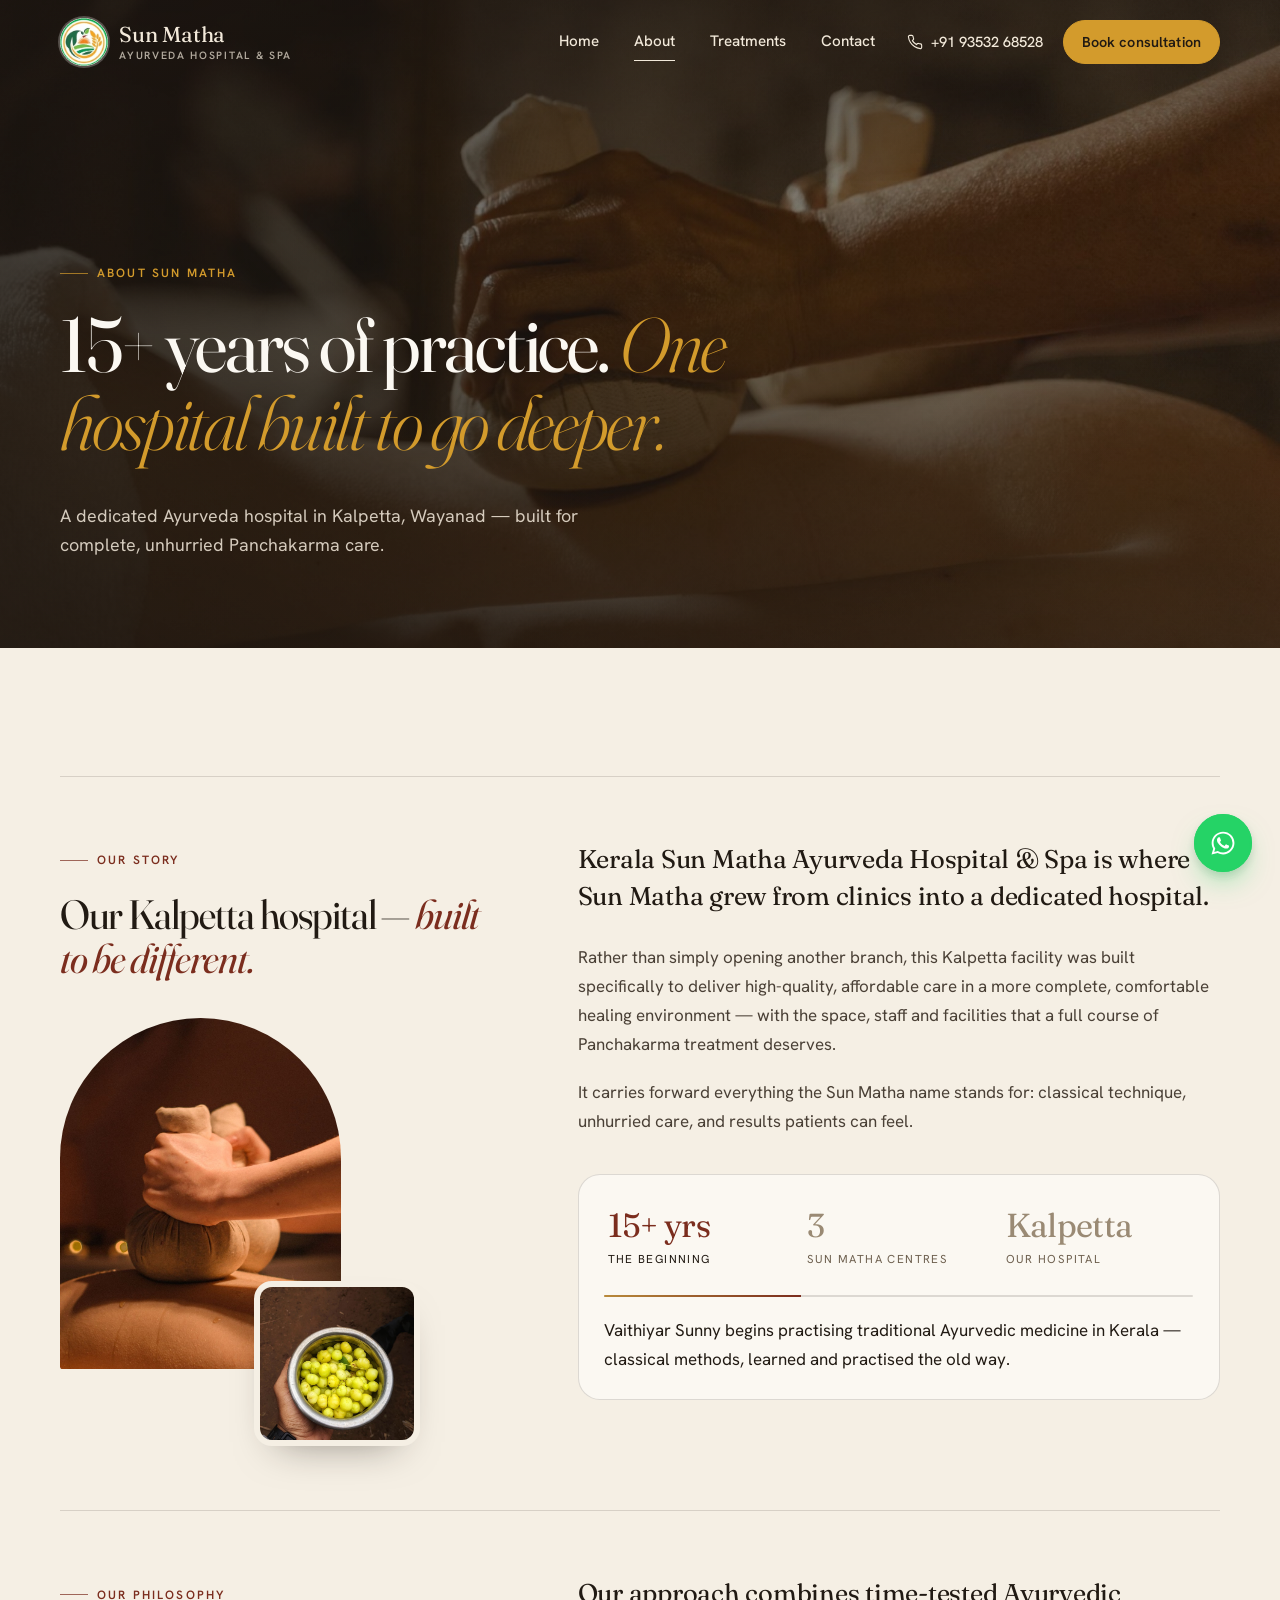
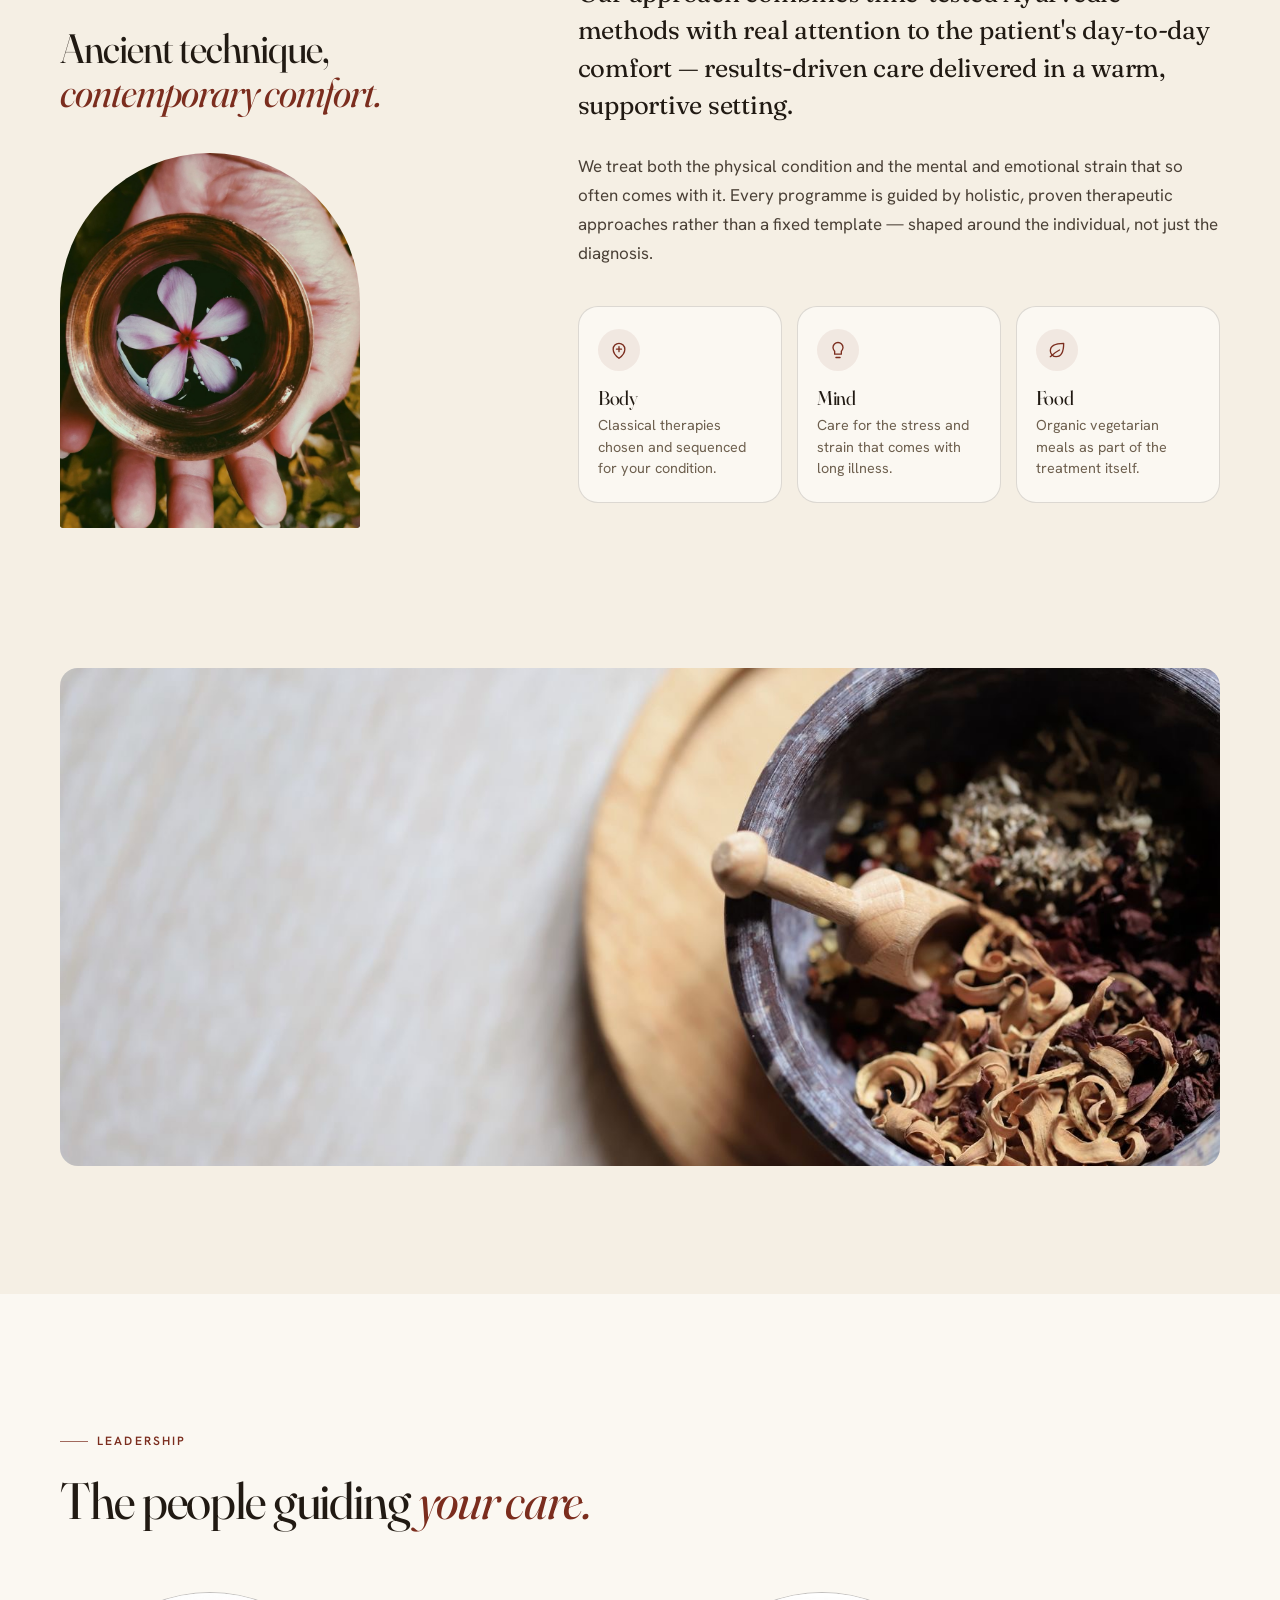
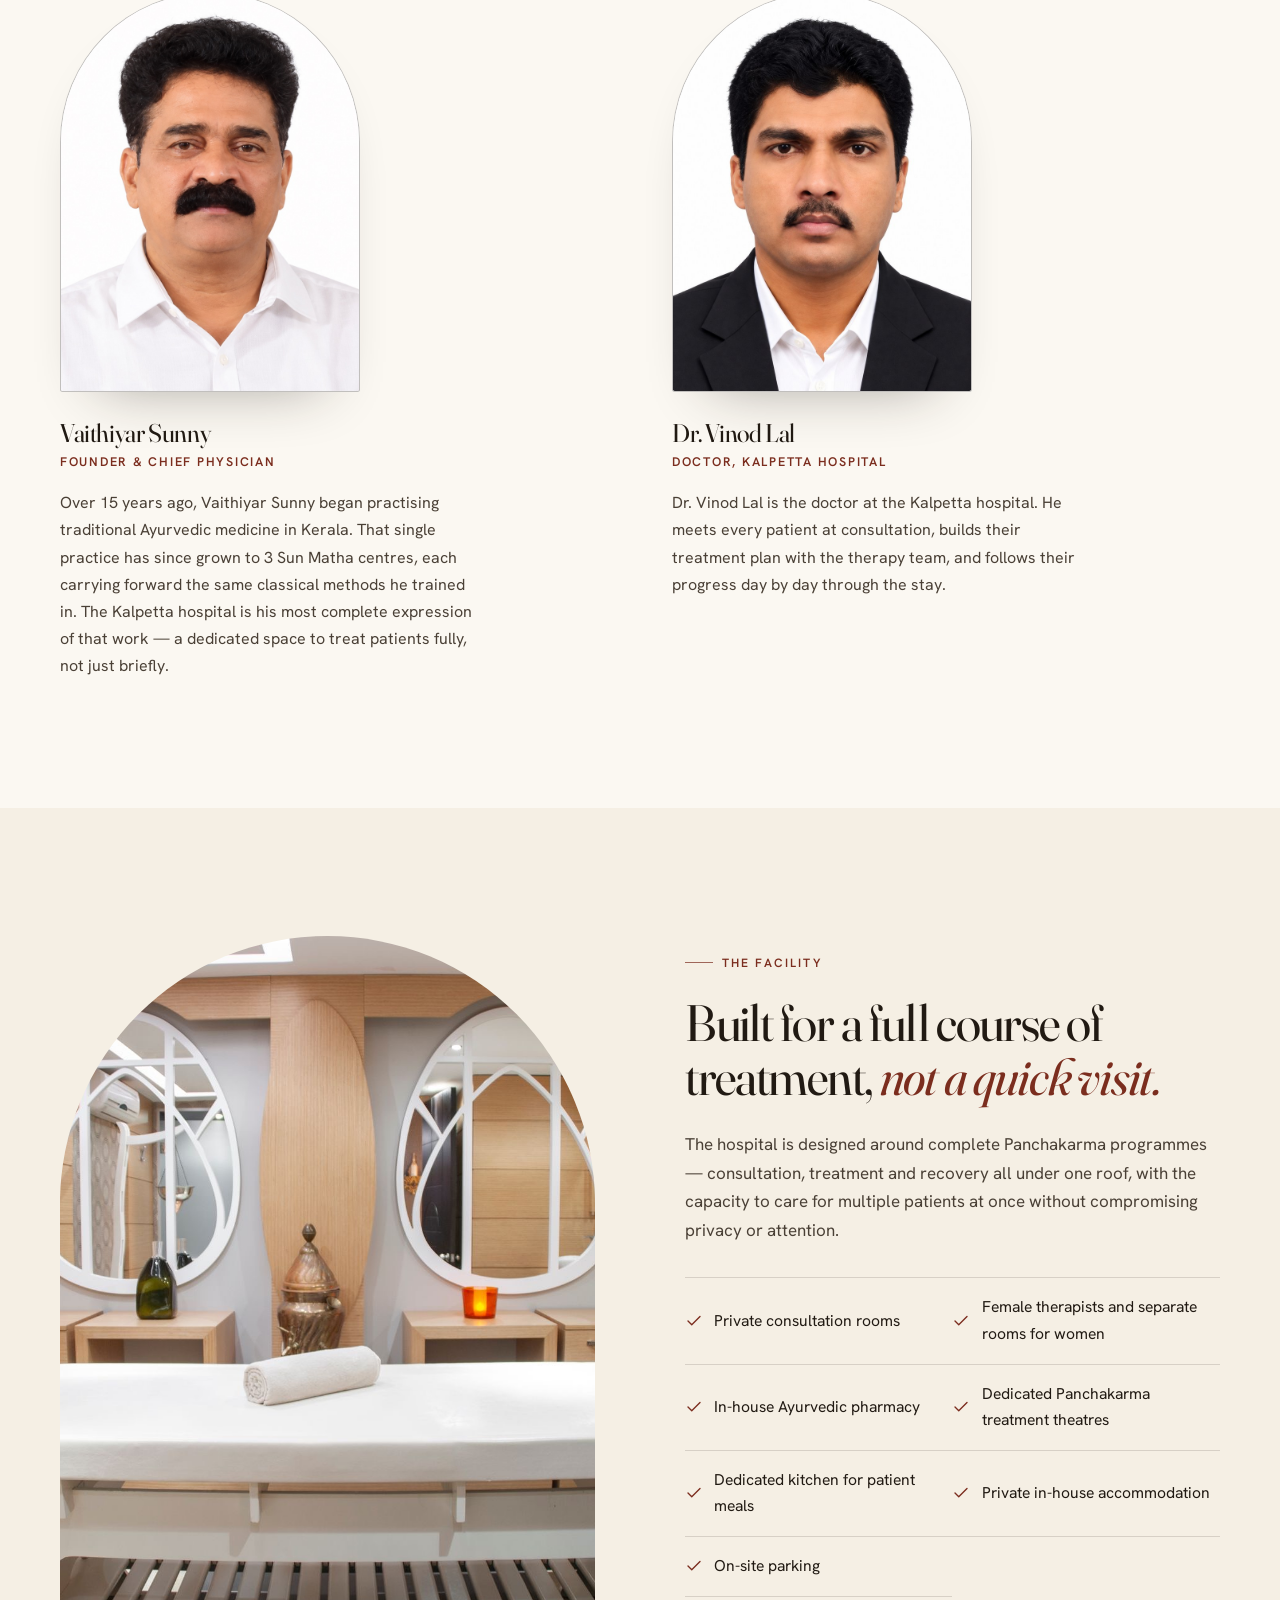
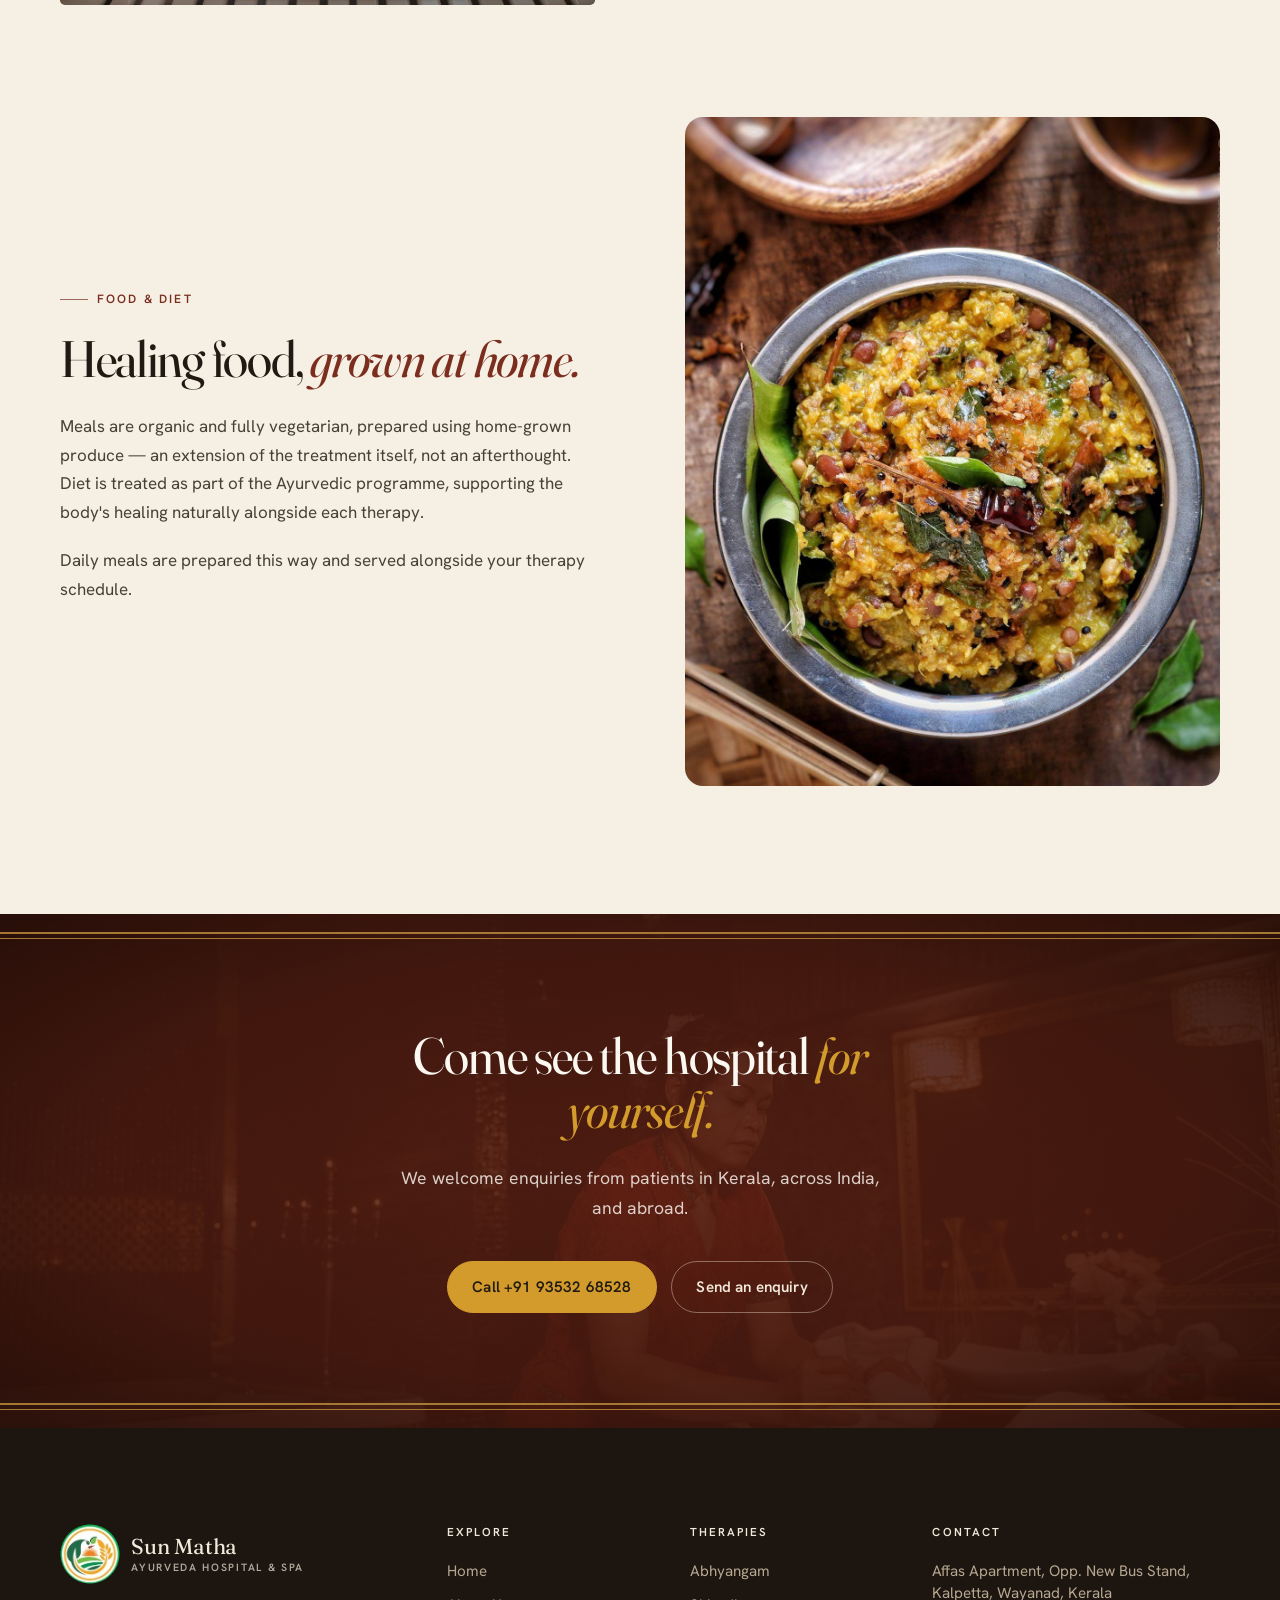
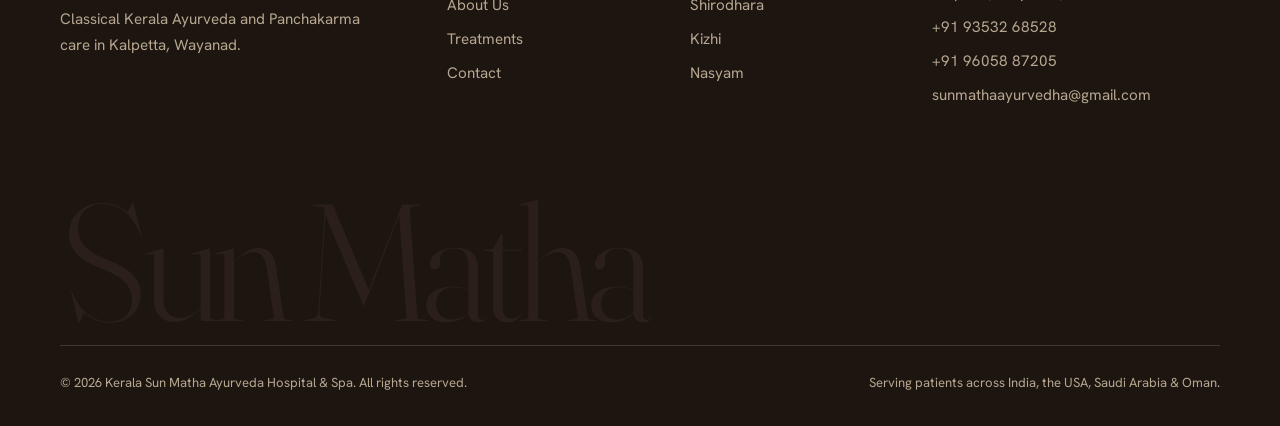
<file: about.html>
<!DOCTYPE html>
<html lang="en">
<head>
<meta charset="UTF-8">
<meta name="viewport" content="width=device-width, initial-scale=1">
<title>About Us — Kerala Sun Matha Ayurveda Hospital &amp; Spa</title>
<meta name="description" content="From a single Ayurvedic practice to 3 Sun Matha centres — the story of Kerala Sun Matha Ayurveda Hospital &amp; Spa in Kalpetta, Wayanad, and the philosophy behind our care.">
<meta property="og:type" content="website">
<meta property="og:site_name" content="Kerala Sun Matha Ayurveda">
<meta property="og:title" content="About Us — Kerala Sun Matha Ayurveda Hospital &amp; Spa">
<meta property="og:description" content="From a single Ayurvedic practice to 3 Sun Matha centres — the story of Kerala Sun Matha Ayurveda Hospital &amp; Spa in Kalpetta, Wayanad, and the philosophy behind our care.">
<meta property="og:image" content="assets/photos/hero-oil-pour.jpg">
<meta name="twitter:card" content="summary_large_image">
<meta name="theme-color" content="#F5EFE4">
<link rel="icon" type="image/png" href="assets/logo.png">
<link rel="apple-touch-icon" href="assets/logo.png">
<link rel="preconnect" href="https://fonts.googleapis.com">
<link rel="preconnect" href="https://fonts.gstatic.com" crossorigin>
<link href="https://fonts.googleapis.com/css2?family=Fraunces:ital,opsz,wght@0,9..144,300..600;1,9..144,300..500&family=Hanken+Grotesk:wght@400;500;600&family=Noto+Serif+Malayalam:wght@400&display=swap" rel="stylesheet">
<link rel="stylesheet" href="css/style.css">
</head>
<body>
<a class="skip-link" href="#main">Skip to content</a>

<header class="site-header site-header--on-dark" data-header>
  <div class="wrap header-bar">
    <a href="index.html" class="brand" aria-label="Sun Matha Ayurveda — Home">
      <img class="brand-logo" src="assets/logo.png" width="131" height="131" alt="">
      <span class="brand-text"><span class="brand-name">Sun Matha</span><span class="brand-sub">Ayurveda Hospital &amp; Spa</span></span>
    </a>
    <nav class="nav" aria-label="Primary">
      <a href="index.html">Home</a>
      <a href="about.html" aria-current="page">About</a>
      <a href="treatments.html">Treatments</a>
      <a href="contact.html">Contact</a>
    </nav>
    <div class="header-actions">
      <a class="header-phone" href="tel:+919353268528">
        <svg viewBox="0 0 24 24" fill="none" stroke="currentColor" stroke-width="1.7" stroke-linecap="round" stroke-linejoin="round" aria-hidden="true"><path d="M22 16.92v3a2 2 0 0 1-2.18 2 19.79 19.79 0 0 1-8.63-3.07 19.5 19.5 0 0 1-6-6 19.79 19.79 0 0 1-3.07-8.67A2 2 0 0 1 4.11 2h3a2 2 0 0 1 2 1.72c.127.96.362 1.903.7 2.81a2 2 0 0 1-.45 2.11L8.09 9.91a16 16 0 0 0 6 6l1.27-1.27a2 2 0 0 1 2.11-.45c.907.338 1.85.573 2.81.7A2 2 0 0 1 22 16.92z"/></svg>
        <span>+91 93532 68528</span>
      </a>
      <a href="contact.html#enquiry" class="btn btn--primary btn--sm header-book">Book consultation</a>
      <button class="menu-btn" aria-controls="mobile-menu" aria-expanded="false" aria-label="Open menu"><span></span><span></span></button>
    </div>
  </div>
</header>

<div class="mobile-menu" id="mobile-menu">
  <nav aria-label="Mobile">
    <a href="index.html">Home <span>01</span></a>
    <a href="about.html" aria-current="page">About <span>02</span></a>
    <a href="treatments.html">Treatments <span>03</span></a>
    <a href="contact.html">Contact <span>04</span></a>
  </nav>
  <div class="mobile-menu-foot">
    <a href="contact.html#enquiry" class="btn btn--gold">Book a consultation</a>
    <a href="tel:+919353268528">+91 93532 68528</a>
    <a href="mailto:sunmathaayurvedha@gmail.com">sunmathaayurvedha@gmail.com</a>
  </div>
</div>

<main id="main">

<section class="page-hero">
  <img src="assets/photos/kizhi-potli-leg.jpg" width="1800" height="1200" alt="A therapist pressing a warm herbal potli along a patient's leg during Kizhi therapy" fetchpriority="high">
  <div class="wrap">
    <span class="eyebrow">About Sun Matha</span>
    <h1>15+ years of practice. <em>One hospital built to go deeper.</em></h1>
    <p class="lede">A dedicated Ayurveda hospital in Kalpetta, Wayanad &mdash; built for complete, unhurried Panchakarma care.</p>
  </div>
</section>

<!-- ===================================================== STORY === -->
<section class="section">
  <div class="wrap">
    <div class="ed-row" data-reveal>
      <div class="ed-side">
        <span class="eyebrow">Our story</span>
        <h2>Our Kalpetta hospital &mdash; <em>built to be different.</em></h2>
        <div class="ed-stack" aria-hidden="true">
          <div class="frame frame--arch ed-stack-main"><img src="assets/photos/kizhi-press.jpg" width="933" height="1400" alt="" loading="lazy"></div>
          <div class="frame ed-stack-small"><img src="assets/photos/amla-bowl.jpg" width="1400" height="933" alt="" loading="lazy"></div>
        </div>
      </div>
      <div class="ed-body">
        <p class="big">Kerala Sun Matha Ayurveda Hospital &amp; Spa is where Sun Matha grew from clinics into a dedicated hospital.</p>
        <p>Rather than simply opening another branch, this Kalpetta facility was built specifically to deliver high-quality, affordable care in a more complete, comfortable healing environment &mdash; with the space, staff and facilities that a full course of Panchakarma treatment deserves.</p>
        <p>It carries forward everything the Sun Matha name stands for: classical technique, unhurried care, and results patients can feel.</p>

        <div class="milestones" data-tabs>
          <div class="milestone-tabs" role="tablist" aria-label="The Sun Matha journey">
            <button type="button" role="tab" id="ms-tab-1" aria-controls="ms-1" aria-selected="true"><b>15+ yrs</b><span>The beginning</span></button>
            <button type="button" role="tab" id="ms-tab-2" aria-controls="ms-2" aria-selected="false" tabindex="-1"><b>3</b><span>Sun Matha centres</span></button>
            <button type="button" role="tab" id="ms-tab-3" aria-controls="ms-3" aria-selected="false" tabindex="-1"><b>Kalpetta</b><span>Our hospital</span></button>
          </div>
          <div class="milestone-line" aria-hidden="true"><span></span></div>
          <div class="milestone-panel" role="tabpanel" id="ms-1" aria-labelledby="ms-tab-1">
            <p>Vaithiyar Sunny begins practising traditional Ayurvedic medicine in Kerala &mdash; classical methods, learned and practised the old way.</p>
          </div>
          <div class="milestone-panel" role="tabpanel" id="ms-2" aria-labelledby="ms-tab-2" hidden>
            <p>The practice grows to 3 Sun Matha centres, each carrying forward the same treatments and the same standard of care.</p>
          </div>
          <div class="milestone-panel" role="tabpanel" id="ms-3" aria-labelledby="ms-tab-3" hidden>
            <p>Kalpetta, Wayanad becomes home to our dedicated hospital with the rooms, staff and space for a full course of Panchakarma.</p>
          </div>
        </div>
      </div>
    </div>
    <div class="ed-row" data-reveal>
      <div class="ed-side">
        <span class="eyebrow">Our philosophy</span>
        <h2>Ancient technique, <em>contemporary comfort.</em></h2>
        <div class="frame frame--arch ed-photo"><img src="assets/photos/brass-bowl-flower.jpg" width="1400" height="1050" alt="Hands holding a brass bowl of water with a single pink flower floating in it" loading="lazy"></div>
      </div>
      <div class="ed-body">
        <p class="big">Our approach combines time-tested Ayurvedic methods with real attention to the patient's day-to-day comfort &mdash; results-driven care delivered in a warm, supportive setting.</p>
        <p>We treat both the physical condition and the mental and emotional strain that so often comes with it. Every programme is guided by holistic, proven therapeutic approaches rather than a fixed template &mdash; shaped around the individual, not just the diagnosis.</p>

        <ul class="care-tiles">
          <li class="care-tile">
            <span class="care-icon"><svg viewBox="0 0 24 24" fill="none" stroke="currentColor" stroke-width="1.6" stroke-linecap="round" stroke-linejoin="round" aria-hidden="true"><path d="M12 22c4-3 7-6.5 7-11a7 7 0 0 0-14 0c0 4.5 3 8 7 11Z"/><path d="M12 8v6M9 11h6"/></svg></span>
            <h3>Body</h3>
            <p>Classical therapies chosen and sequenced for your condition.</p>
          </li>
          <li class="care-tile">
            <span class="care-icon"><svg viewBox="0 0 24 24" fill="none" stroke="currentColor" stroke-width="1.6" stroke-linecap="round" stroke-linejoin="round" aria-hidden="true"><path d="M12 3a6 6 0 0 0-6 6c0 2.2 1.2 3.4 2 4.5V17h8v-3.5c.8-1.1 2-2.3 2-4.5a6 6 0 0 0-6-6Z"/><path d="M9.5 21h5"/></svg></span>
            <h3>Mind</h3>
            <p>Care for the stress and strain that comes with long illness.</p>
          </li>
          <li class="care-tile">
            <span class="care-icon"><svg viewBox="0 0 24 24" fill="none" stroke="currentColor" stroke-width="1.6" stroke-linecap="round" stroke-linejoin="round" aria-hidden="true"><path d="M11 20A7 7 0 0 1 4 13c0-5 4-9 16-9 0 12-4 16-9 16Z"/><path d="M4 20c4-4 7-6 11-8"/></svg></span>
            <h3>Food</h3>
            <p>Organic vegetarian meals as part of the treatment itself.</p>
          </li>
        </ul>
      </div>
    </div>

    <div class="frame wide-image" data-reveal>
      <img src="assets/photos/dried-herbs-bowl.jpg" width="1600" height="1067" alt="Dried Ayurvedic herbs and bark in a stone bowl with a wooden scoop" loading="lazy">
    </div>
  </div>
</section>

<!-- ================================================ LEADERSHIP === -->
<section class="section section--paper">
  <div class="wrap">
    <div data-reveal style="margin-bottom: clamp(2.5rem, 5vw, 4rem);">
      <span class="eyebrow">Leadership</span>
      <h2>The people guiding <em>your care.</em></h2>
    </div>
    <div class="healers healers--duo">
      <article class="healer" data-reveal>
        <div class="frame frame--arch"><img src="assets/vaithiyar-sunny-portrait.jpg" width="914" height="1000" alt="Vaithiyar Sunny, Founder and Chief Physician" loading="lazy"></div>
        <div>
          <h3>Vaithiyar Sunny</h3>
          <span class="role">Founder &amp; Chief Physician</span>
          <p>Over 15 years ago, Vaithiyar Sunny began practising traditional Ayurvedic medicine in Kerala. That single practice has since grown to 3 Sun Matha centres, each carrying forward the same classical methods he trained in. The Kalpetta hospital is his most complete expression of that work &mdash; a dedicated space to treat patients fully, not just briefly.</p>
        </div>
      </article>
      <article class="healer" data-reveal data-reveal-delay="1">
        <div class="frame frame--arch"><img src="assets/dr-vinod-lal-portrait.jpg" width="914" height="1000" alt="Dr. Vinod Lal, Doctor at the Kalpetta hospital" loading="lazy"></div>
        <div>
          <h3>Dr. Vinod Lal</h3>
          <span class="role">Doctor, Kalpetta Hospital</span>
          <p>Dr. Vinod Lal is the doctor at the Kalpetta hospital. He meets every patient at consultation, builds their treatment plan with the therapy team, and follows their progress day by day through the stay.</p>
        </div>
      </article>
    </div>
  </div>
</section>

<!-- ============================================ FACILITY & FOOD === -->
<section class="section">
  <div class="wrap">
    <div class="split">
      <div class="split-media" data-reveal>
        <div class="frame frame--arch"><img src="assets/photos/treatment-room.jpg" width="1600" height="1071" alt="A calm, warmly lit treatment room with a massage table" loading="lazy"></div>
      </div>
      <div data-reveal data-reveal-delay="1">
        <span class="eyebrow">The facility</span>
        <h2>Built for a full course of treatment, <em>not a quick visit.</em></h2>
        <p>The hospital is designed around complete Panchakarma programmes &mdash; consultation, treatment and recovery all under one roof, with the capacity to care for multiple patients at once without compromising privacy or attention.</p>
        <ul class="checks">
          <li><svg viewBox="0 0 24 24" fill="none" stroke="currentColor" stroke-width="1.8" stroke-linecap="round" stroke-linejoin="round" aria-hidden="true"><path d="M20 6 9 17l-5-5"/></svg>Private consultation rooms</li>
          <li><svg viewBox="0 0 24 24" fill="none" stroke="currentColor" stroke-width="1.8" stroke-linecap="round" stroke-linejoin="round" aria-hidden="true"><path d="M20 6 9 17l-5-5"/></svg>Female therapists and separate rooms for women</li>
          <li><svg viewBox="0 0 24 24" fill="none" stroke="currentColor" stroke-width="1.8" stroke-linecap="round" stroke-linejoin="round" aria-hidden="true"><path d="M20 6 9 17l-5-5"/></svg>In-house Ayurvedic pharmacy</li>
          <li><svg viewBox="0 0 24 24" fill="none" stroke="currentColor" stroke-width="1.8" stroke-linecap="round" stroke-linejoin="round" aria-hidden="true"><path d="M20 6 9 17l-5-5"/></svg>Dedicated Panchakarma treatment theatres</li>
          <li><svg viewBox="0 0 24 24" fill="none" stroke="currentColor" stroke-width="1.8" stroke-linecap="round" stroke-linejoin="round" aria-hidden="true"><path d="M20 6 9 17l-5-5"/></svg>Dedicated kitchen for patient meals</li>
          <li><svg viewBox="0 0 24 24" fill="none" stroke="currentColor" stroke-width="1.8" stroke-linecap="round" stroke-linejoin="round" aria-hidden="true"><path d="M20 6 9 17l-5-5"/></svg>Private in-house accommodation</li>
          <li><svg viewBox="0 0 24 24" fill="none" stroke="currentColor" stroke-width="1.8" stroke-linecap="round" stroke-linejoin="round" aria-hidden="true"><path d="M20 6 9 17l-5-5"/></svg>On-site parking</li>
        </ul>
      </div>
    </div>

    <div class="split split--flip">
      <div class="split-media" data-reveal>
        <div class="frame"><img src="assets/photos/ayurvedic-khichdi.jpg" width="1184" height="1600" alt="A bowl of simple Ayurvedic khichdi made with rice, lentils and curry leaves" loading="lazy"></div>
      </div>
      <div data-reveal data-reveal-delay="1">
        <span class="eyebrow">Food &amp; diet</span>
        <h2>Healing food, <em>grown at home.</em></h2>
        <p>Meals are organic and fully vegetarian, prepared using home-grown produce &mdash; an extension of the treatment itself, not an afterthought. Diet is treated as part of the Ayurvedic programme, supporting the body's healing naturally alongside each therapy.</p>
        <p>Daily meals are prepared this way and served alongside your therapy schedule.</p>
      </div>
    </div>
  </div>
</section>

<!-- ================================================== CTA BAND === -->
<section class="cta-band cta-band--photo">
  <img class="cta-bg" src="assets/photos/therapy-room-dim.jpg" width="1600" height="1067" alt="" aria-hidden="true" loading="lazy">
  <div class="kasavu" aria-hidden="true"></div>
  <div class="wrap" data-reveal>
    <h2>Come see the hospital <em>for yourself.</em></h2>
    <p>We welcome enquiries from patients in Kerala, across India, and abroad.</p>
    <div class="hero-cta">
      <a href="tel:+919353268528" class="btn btn--gold">Call +91 93532 68528</a>
      <a href="contact.html" class="btn btn--light">Send an enquiry</a>
    </div>
  </div>
  <div class="kasavu" aria-hidden="true"></div>
</section>

</main>

<footer class="site-footer">
  <div class="wrap">
    <div class="footer-top">
      <div>
        <a href="index.html" class="brand" aria-label="Sun Matha Ayurveda — Home">
          <img class="brand-logo" src="assets/logo.png" width="131" height="131" alt="">
          <span class="brand-text"><span class="brand-name">Sun Matha</span><span class="brand-sub">Ayurveda Hospital &amp; Spa</span></span>
        </a>
        <p class="footer-blurb">Classical Kerala Ayurveda and Panchakarma care in Kalpetta, Wayanad.</p>
      </div>
      <div>
        <h2 class="foot-title">Explore</h2>
        <ul>
          <li><a href="index.html">Home</a></li>
          <li><a href="about.html">About Us</a></li>
          <li><a href="treatments.html">Treatments</a></li>
          <li><a href="contact.html">Contact</a></li>
        </ul>
      </div>
      <div>
        <h2 class="foot-title">Therapies</h2>
        <ul>
          <li><a href="treatments.html#abyangam">Abhyangam</a></li>
          <li><a href="treatments.html#shirodhara">Shirodhara</a></li>
          <li><a href="treatments.html#kizhi">Kizhi</a></li>
          <li><a href="treatments.html#nasyam">Nasyam</a></li>
        </ul>
      </div>
      <div>
        <h2 class="foot-title">Contact</h2>
        <ul>
          <li>Affas Apartment, Opp. New Bus Stand, Kalpetta, Wayanad, Kerala</li>
          <li><a href="tel:+919353268528">+91 93532 68528</a></li>
          <li><a href="tel:+919605887205">+91 96058 87205</a></li>
          <li><a href="mailto:sunmathaayurvedha@gmail.com">sunmathaayurvedha@gmail.com</a></li>
        </ul>
      </div>
    </div>
    <div class="footer-word" aria-hidden="true">Sun Matha</div>
    <div class="footer-bottom">
      <span>&copy; 2026 Kerala Sun Matha Ayurveda Hospital &amp; Spa. All rights reserved.</span>
      <span>Serving patients across India, the USA, Saudi Arabia &amp; Oman.</span>
    </div>
  </div>
</footer>

<a class="wa-float" href="https://wa.me/919605887205?text=Hi%2C%20I%27d%20like%20to%20enquire%20about%20treatment%20at%20Sun%20Matha%20Ayurveda." target="_blank" rel="noopener" aria-label="Chat with us on WhatsApp"><svg viewBox="0 0 24 24" fill="currentColor" aria-hidden="true"><path d="M17.47 14.38c-.3-.15-1.76-.87-2.03-.97-.27-.1-.47-.15-.67.15-.2.3-.77.97-.94 1.17-.17.2-.35.22-.65.07-.3-.15-1.26-.46-2.4-1.48-.89-.79-1.49-1.77-1.66-2.07-.17-.3-.02-.46.13-.61.13-.13.3-.35.45-.52.15-.17.2-.3.3-.5.1-.2.05-.37-.02-.52-.07-.15-.67-1.62-.92-2.22-.24-.58-.49-.5-.67-.51h-.57c-.2 0-.52.07-.8.37-.27.3-1.04 1.02-1.04 2.48s1.07 2.88 1.21 3.08c.15.2 2.1 3.2 5.08 4.49.71.31 1.26.49 1.69.63.71.23 1.36.2 1.87.12.57-.09 1.76-.72 2.01-1.41.25-.7.25-1.29.17-1.41-.07-.13-.27-.2-.57-.35zM12.05 21.5h-.01a9.45 9.45 0 0 1-4.82-1.32l-.35-.2-3.58.94.96-3.49-.23-.36a9.43 9.43 0 0 1-1.45-5.03c0-5.22 4.25-9.47 9.48-9.47 2.53 0 4.91.99 6.7 2.78a9.4 9.4 0 0 1 2.77 6.7c0 5.22-4.25 9.46-9.47 9.46zm8.06-17.53A11.33 11.33 0 0 0 12.05.63C5.77.63.66 5.74.66 12.02c0 2.01.52 3.97 1.52 5.69L.57 23.6l6.04-1.58a11.36 11.36 0 0 0 5.43 1.38h.01c6.28 0 11.39-5.11 11.39-11.39 0-3.04-1.18-5.9-3.33-8.05z"/></svg><span>Chat on WhatsApp</span></a>

<div class="action-bar">
  <a href="tel:+919353268528" class="btn btn--ghost">Call now</a>
  <a href="contact.html#enquiry" class="btn btn--primary">Book consultation</a>
</div>

<script src="js/main.js"></script>
</body>
</html>
</file>
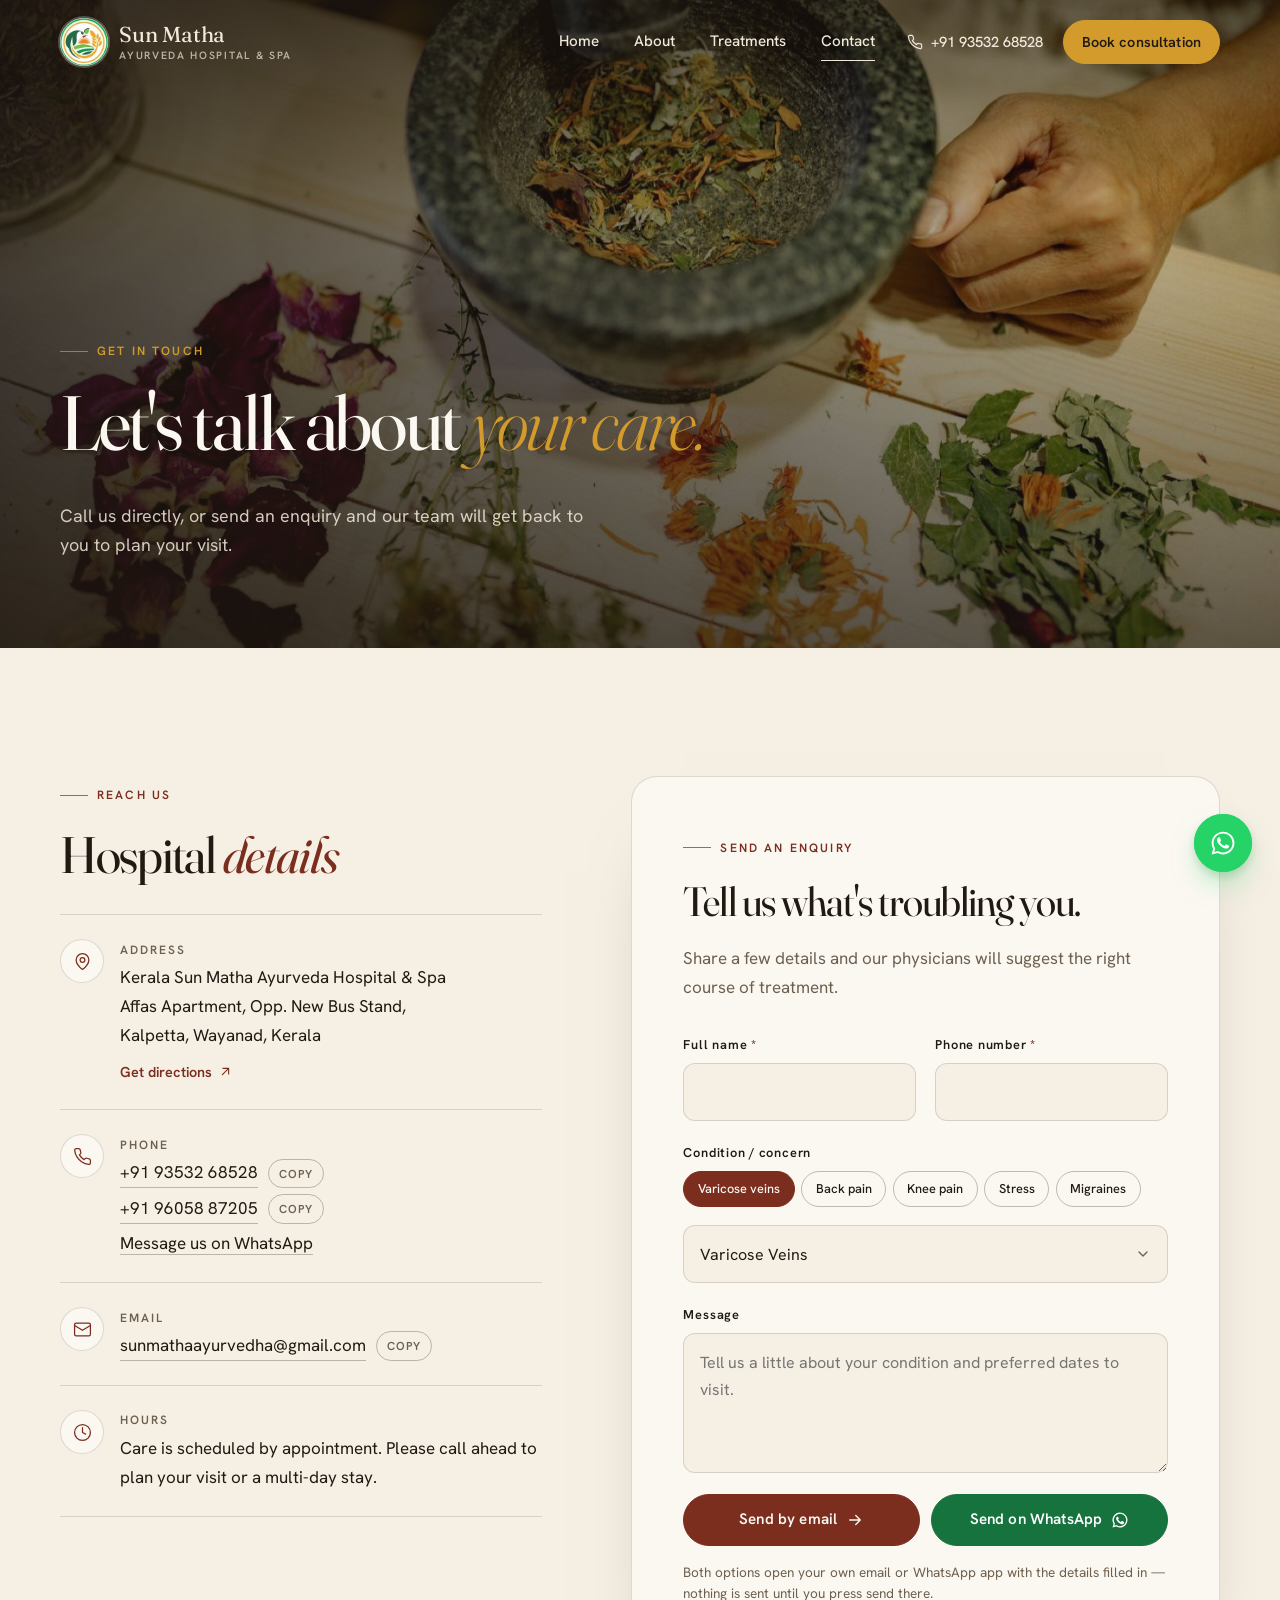
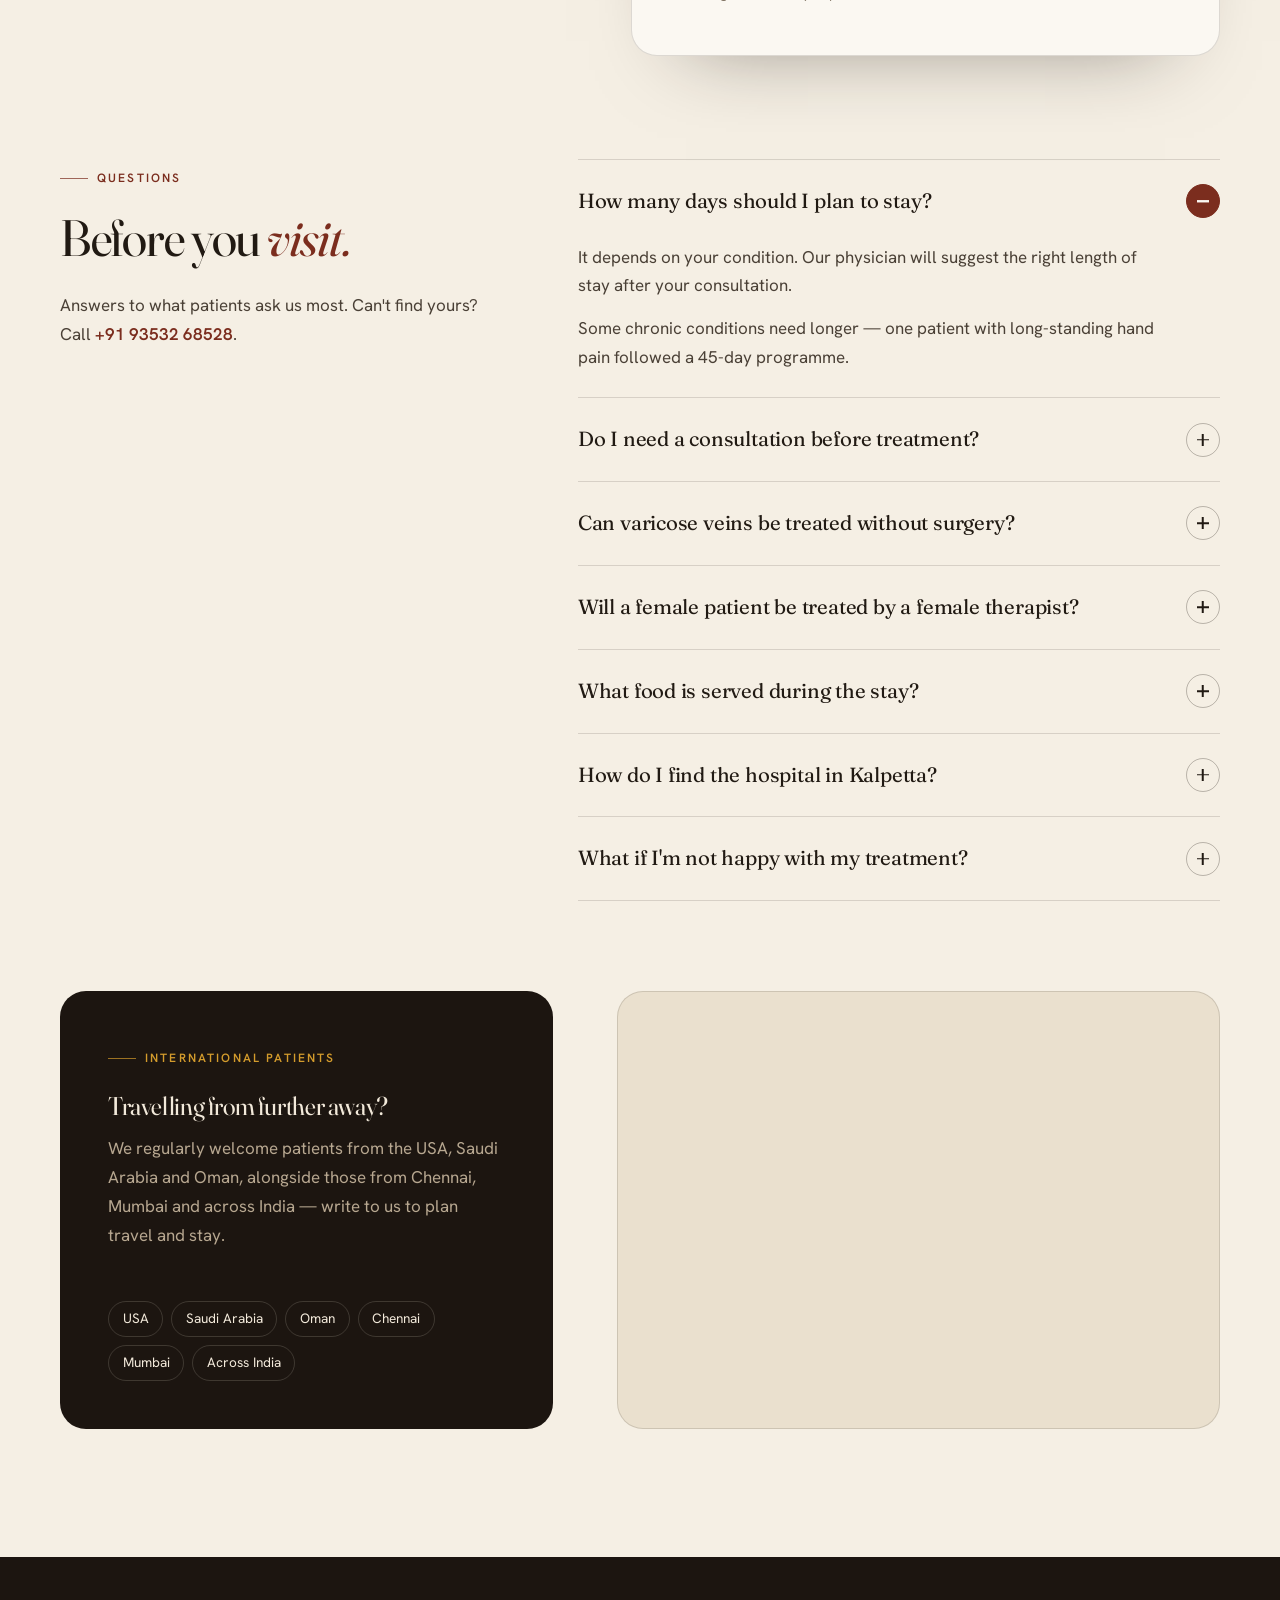
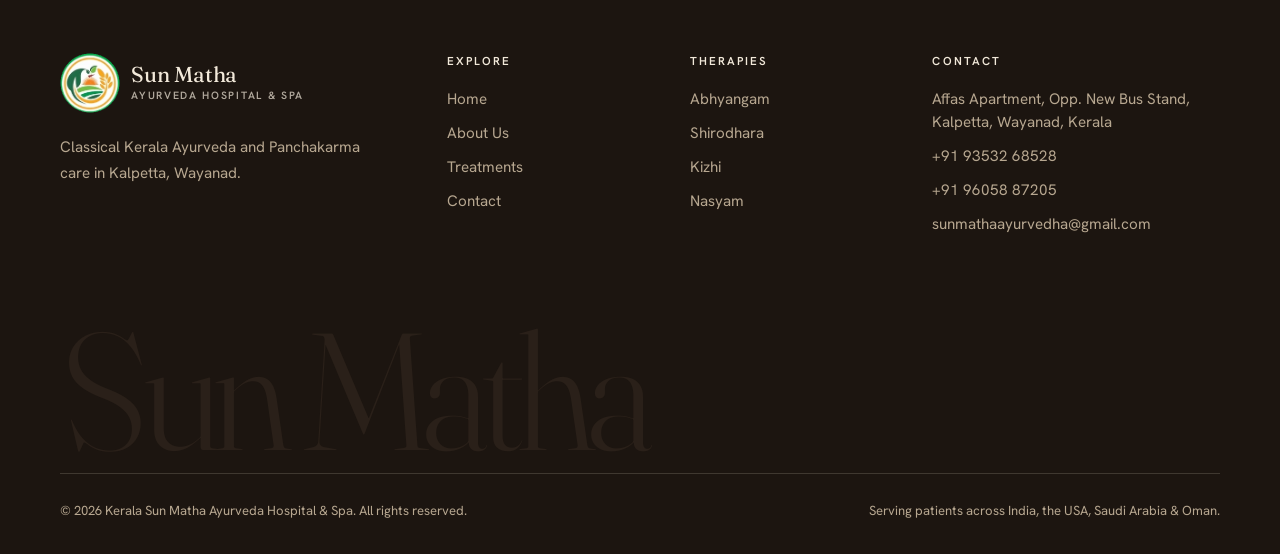
<file: contact.html>
<!DOCTYPE html>
<html lang="en">
<head>
<meta charset="UTF-8">
<meta name="viewport" content="width=device-width, initial-scale=1">
<title>Contact Us — Kerala Sun Matha Ayurveda Hospital &amp; Spa</title>
<meta name="description" content="Get in touch with Kerala Sun Matha Ayurveda Hospital & Spa in Kalpetta, Wayanad. Call, email or send an enquiry to book your consultation.">
<meta property="og:type" content="website">
<meta property="og:site_name" content="Kerala Sun Matha Ayurveda">
<meta property="og:title" content="Contact Us — Kerala Sun Matha Ayurveda Hospital &amp; Spa">
<meta property="og:description" content="Get in touch with Kerala Sun Matha Ayurveda Hospital & Spa in Kalpetta, Wayanad. Call, email or send an enquiry to book your consultation.">
<meta property="og:image" content="assets/photos/hero-oil-pour.jpg">
<meta name="twitter:card" content="summary_large_image">
<meta name="theme-color" content="#F5EFE4">
<link rel="icon" type="image/png" href="assets/logo.png">
<link rel="apple-touch-icon" href="assets/logo.png">
<link rel="preconnect" href="https://fonts.googleapis.com">
<link rel="preconnect" href="https://fonts.gstatic.com" crossorigin>
<link href="https://fonts.googleapis.com/css2?family=Fraunces:ital,opsz,wght@0,9..144,300..600;1,9..144,300..500&family=Hanken+Grotesk:wght@400;500;600&family=Noto+Serif+Malayalam:wght@400&display=swap" rel="stylesheet">
<link rel="stylesheet" href="css/style.css">
</head>
<body>
<a class="skip-link" href="#main">Skip to content</a>

<header class="site-header site-header--on-dark" data-header>
  <div class="wrap header-bar">
    <a href="index.html" class="brand" aria-label="Sun Matha Ayurveda — Home">
      <img class="brand-logo" src="assets/logo.png" width="131" height="131" alt="">
      <span class="brand-text"><span class="brand-name">Sun Matha</span><span class="brand-sub">Ayurveda Hospital &amp; Spa</span></span>
    </a>
    <nav class="nav" aria-label="Primary">
      <a href="index.html">Home</a>
      <a href="about.html">About</a>
      <a href="treatments.html">Treatments</a>
      <a href="contact.html" aria-current="page">Contact</a>
    </nav>
    <div class="header-actions">
      <a class="header-phone" href="tel:+919353268528">
        <svg viewBox="0 0 24 24" fill="none" stroke="currentColor" stroke-width="1.7" stroke-linecap="round" stroke-linejoin="round" aria-hidden="true"><path d="M22 16.92v3a2 2 0 0 1-2.18 2 19.79 19.79 0 0 1-8.63-3.07 19.5 19.5 0 0 1-6-6 19.79 19.79 0 0 1-3.07-8.67A2 2 0 0 1 4.11 2h3a2 2 0 0 1 2 1.72c.127.96.362 1.903.7 2.81a2 2 0 0 1-.45 2.11L8.09 9.91a16 16 0 0 0 6 6l1.27-1.27a2 2 0 0 1 2.11-.45c.907.338 1.85.573 2.81.7A2 2 0 0 1 22 16.92z"/></svg>
        <span>+91 93532 68528</span>
      </a>
      <a href="contact.html#enquiry" class="btn btn--primary btn--sm header-book">Book consultation</a>
      <button class="menu-btn" aria-controls="mobile-menu" aria-expanded="false" aria-label="Open menu"><span></span><span></span></button>
    </div>
  </div>
</header>

<div class="mobile-menu" id="mobile-menu">
  <nav aria-label="Mobile">
    <a href="index.html">Home <span>01</span></a>
    <a href="about.html">About <span>02</span></a>
    <a href="treatments.html">Treatments <span>03</span></a>
    <a href="contact.html" aria-current="page">Contact <span>04</span></a>
  </nav>
  <div class="mobile-menu-foot">
    <a href="contact.html#enquiry" class="btn btn--gold">Book a consultation</a>
    <a href="tel:+919353268528">+91 93532 68528</a>
    <a href="mailto:sunmathaayurvedha@gmail.com">sunmathaayurvedha@gmail.com</a>
  </div>
</div>

<main id="main">

<section class="page-hero">
  <img src="assets/photos/herbs-petals-mortar.jpg" width="1800" height="1200" alt="Hands preparing herbs and dried flower petals in a stone mortar" fetchpriority="high">
  <div class="wrap">
    <span class="eyebrow">Get in touch</span>
    <h1>Let's talk about <em>your care.</em></h1>
    <p class="lede">Call us directly, or send an enquiry and our team will get back to you to plan your visit.</p>
  </div>
</section>

<section class="section">
  <div class="wrap">
    <div class="contact-layout">
      <div data-reveal>
        <span class="eyebrow">Reach us</span>
        <h2>Hospital <em>details</em></h2>
        <div class="details" style="margin-top: 2rem;">
          <div class="detail">
            <span class="detail-icon"><svg viewBox="0 0 24 24" fill="none" stroke="currentColor" stroke-width="1.6" stroke-linecap="round" stroke-linejoin="round" aria-hidden="true"><path d="M20 10c0 6-8 12-8 12s-8-6-8-12a8 8 0 0 1 16 0Z"/><circle cx="12" cy="10" r="3"/></svg></span>
            <div>
              <h3>Address</h3>
              <p>Kerala Sun Matha Ayurveda Hospital &amp; Spa<br>Affas Apartment, Opp. New Bus Stand,<br>Kalpetta, Wayanad, Kerala</p>
              <a class="detail-action" href="https://www.google.com/maps/dir/?api=1&amp;destination=New+Bus+Stand+Kalpetta+Wayanad+Kerala" target="_blank" rel="noopener">Get directions <svg viewBox="0 0 24 24" fill="none" stroke="currentColor" stroke-width="1.8" stroke-linecap="round" stroke-linejoin="round" aria-hidden="true"><path d="M7 17 17 7M8 7h9v9"/></svg></a>
            </div>
          </div>
          <div class="detail">
            <span class="detail-icon"><svg viewBox="0 0 24 24" fill="none" stroke="currentColor" stroke-width="1.6" stroke-linecap="round" stroke-linejoin="round" aria-hidden="true"><path d="M22 16.92v3a2 2 0 0 1-2.18 2 19.79 19.79 0 0 1-8.63-3.07 19.5 19.5 0 0 1-6-6 19.79 19.79 0 0 1-3.07-8.67A2 2 0 0 1 4.11 2h3a2 2 0 0 1 2 1.72c.127.96.362 1.903.7 2.81a2 2 0 0 1-.45 2.11L8.09 9.91a16 16 0 0 0 6 6l1.27-1.27a2 2 0 0 1 2.11-.45c.907.338 1.85.573 2.81.7A2 2 0 0 1 22 16.92z"/></svg></span>
            <div>
              <h3>Phone</h3>
              <p class="copy-row"><a href="tel:+919353268528">+91 93532 68528</a> <button type="button" class="copy-btn" data-copy="+91 93532 68528" aria-label="Copy phone number +91 93532 68528">Copy</button></p>
              <p class="copy-row"><a href="tel:+919605887205">+91 96058 87205</a> <button type="button" class="copy-btn" data-copy="+91 96058 87205" aria-label="Copy phone number +91 96058 87205">Copy</button></p>
              <p><a href="https://wa.me/919605887205" target="_blank" rel="noopener">Message us on WhatsApp</a></p>
            </div>
          </div>
          <div class="detail">
            <span class="detail-icon"><svg viewBox="0 0 24 24" fill="none" stroke="currentColor" stroke-width="1.6" stroke-linecap="round" stroke-linejoin="round" aria-hidden="true"><rect x="2" y="4" width="20" height="16" rx="2"/><path d="m22 7-10 6L2 7"/></svg></span>
            <div>
              <h3>Email</h3>
              <p class="copy-row"><a href="mailto:sunmathaayurvedha@gmail.com">sunmathaayurvedha@gmail.com</a> <button type="button" class="copy-btn" data-copy="sunmathaayurvedha@gmail.com" aria-label="Copy email address">Copy</button></p>
            </div>
          </div>
          <div class="detail">
            <span class="detail-icon"><svg viewBox="0 0 24 24" fill="none" stroke="currentColor" stroke-width="1.6" stroke-linecap="round" stroke-linejoin="round" aria-hidden="true"><circle cx="12" cy="12" r="10"/><path d="M12 6v6l4 2"/></svg></span>
            <div>
              <h3>Hours</h3>
              <p>Care is scheduled by appointment. Please call ahead to plan your visit or a multi-day stay.</p>
            </div>
          </div>
        </div>
      </div>

      <div class="form-card" id="enquiry" data-reveal data-reveal-delay="1">
        <span class="eyebrow">Send an enquiry</span>
        <h2>Tell us what's troubling you.</h2>
        <p class="muted" style="margin:0;">Share a few details and our physicians will suggest the right course of treatment.</p>

        <form id="enquiry-form" class="form-grid" novalidate>
          <div class="field">
            <label for="f-name">Full name <span class="req" aria-hidden="true">*</span></label>
            <input type="text" id="f-name" name="name" required autocomplete="name">
            <span class="field-error">Please enter your name.</span>
          </div>
          <div class="field">
            <label for="f-phone">Phone number <span class="req" aria-hidden="true">*</span></label>
            <input type="tel" id="f-phone" name="phone" required autocomplete="tel" inputmode="tel">
            <span class="field-error">Please enter a valid phone number.</span>
          </div>
          <div class="field field--full">
            <label for="f-concern">Condition / concern</label>
            <div class="concern-chips" role="group" aria-label="Quick pick a common concern">
              <button type="button" class="chip" data-concern="Varicose Veins">Varicose veins</button>
              <button type="button" class="chip" data-concern="Chronic Back Pain">Back pain</button>
              <button type="button" class="chip" data-concern="Joint &amp; Knee Pain">Knee pain</button>
              <button type="button" class="chip" data-concern="Stress Disorders">Stress</button>
              <button type="button" class="chip" data-concern="Migraines">Migraines</button>
            </div>
            <div class="select">
            <select id="f-concern" name="concern">
              <option>Varicose Veins</option>
              <option>Chronic Back Pain</option>
              <option>Joint &amp; Knee Pain</option>
              <option>Sinusitis</option>
              <option>Migraines</option>
              <option>Hair Fall &amp; Dandruff</option>
              <option>Stress Disorders</option>
              <option>Vertigo</option>
              <option>Muscle Pain</option>
              <option>Something else</option>
            </select>
            </div>
          </div>
          <div class="field field--full">
            <label for="f-message">Message</label>
            <textarea id="f-message" name="message" placeholder="Tell us a little about your condition and preferred dates to visit."></textarea>
          </div>
          <div class="form-foot">
            <div class="form-actions">
              <button type="submit" class="btn btn--primary">Send by email
                <svg viewBox="0 0 24 24" fill="none" stroke="currentColor" stroke-width="1.8" stroke-linecap="round" stroke-linejoin="round" aria-hidden="true"><path d="M5 12h14M13 6l6 6-6 6"/></svg></button>
              <button type="button" class="btn btn--wa" data-wa-submit>Send on WhatsApp
                <svg viewBox="0 0 24 24" fill="currentColor" aria-hidden="true"><path d="M12 2a10 10 0 0 0-8.6 15.1L2 22l5-1.3A10 10 0 1 0 12 2Zm0 18.2a8.2 8.2 0 0 1-4.2-1.2l-.3-.2-3 .8.8-2.9-.2-.3A8.2 8.2 0 1 1 12 20.2Zm4.5-6.1c-.2-.1-1.5-.7-1.7-.8s-.4-.1-.6.1-.6.8-.8 1-.3.2-.5.1a6.7 6.7 0 0 1-3.3-2.9c-.3-.4.2-.4.7-1.3.1-.2 0-.3 0-.4l-.8-1.8c-.2-.5-.4-.4-.6-.4h-.5a1 1 0 0 0-.7.3 3 3 0 0 0-.9 2.2 5.2 5.2 0 0 0 1.1 2.7 11.8 11.8 0 0 0 4.5 4c1.7.7 2.3.8 3.2.6.5-.1 1.5-.6 1.7-1.2s.2-1.1.2-1.2-.2-.2-.4-.3Z"/></svg></button>
            </div>
            <p class="form-note">Both options open your own email or WhatsApp app with the details filled in &mdash; nothing is sent until you press send there.</p>
            <p class="form-status" role="status">Your enquiry is ready to send in the app that just opened. If nothing opened, call us on <a href="tel:+919353268528">+91 93532 68528</a>.</p>
          </div>
        </form>
      </div>
    </div>

    <div class="faq">
      <div class="faq-intro" data-reveal>
        <span class="eyebrow">Questions</span>
        <h2>Before you <em>visit.</em></h2>
        <p>Answers to what patients ask us most. Can't find yours? Call <a class="text-link" href="tel:+919353268528">+91 93532 68528</a>.</p>
      </div>
      <div class="faq-list" data-reveal data-reveal-delay="1">
        <details class="faq-item" open>
          <summary>How many days should I plan to stay?<span class="faq-icon" aria-hidden="true"></span></summary>
          <div class="faq-answer"><p>It depends on your condition. Our physician will suggest the right length of stay after your consultation.</p><p>Some chronic conditions need longer &mdash; one patient with long-standing hand pain followed a 45-day programme.</p></div>
        </details>
        <details class="faq-item">
          <summary>Do I need a consultation before treatment?<span class="faq-icon" aria-hidden="true"></span></summary>
          <div class="faq-answer"><p>Yes. Every treatment plan begins with a consultation, so the therapies can be chosen and sequenced for your condition and constitution. Call or WhatsApp us to arrange one.</p></div>
        </details>
        <details class="faq-item">
          <summary>Can varicose veins be treated without surgery?<span class="faq-icon" aria-hidden="true"></span></summary>
          <div class="faq-answer"><p>Non-surgical care for varicose veins is the treatment Sun Matha is best known for. Whether it is right for you depends on your condition, so the physician will assess you first and explain what to expect.</p></div>
        </details>
        <details class="faq-item">
          <summary>Will a female patient be treated by a female therapist?<span class="faq-icon" aria-hidden="true"></span></summary>
          <div class="faq-answer"><p>Always. Female patients are treated exclusively by female therapists, in separate treatment rooms set aside for their sessions.</p></div>
        </details>
        <details class="faq-item">
          <summary>What food is served during the stay?<span class="faq-icon" aria-hidden="true"></span></summary>
          <div class="faq-answer"><p>Simple, organic vegetarian meals made from home-grown produce, planned to support the therapies you are receiving.</p></div>
        </details>
        <details class="faq-item">
          <summary>How do I find the hospital in Kalpetta?<span class="faq-icon" aria-hidden="true"></span></summary>
          <div class="faq-answer"><p>We are at <b>Affas Apartment, opposite the New Bus Stand, Kalpetta</b> &mdash; easy to reach by bus or taxi from anywhere in Wayanad. Call us when you arrive and we'll guide you in.</p></div>
        </details>
        <details class="faq-item">
          <summary>What if I'm not happy with my treatment?<span class="faq-icon" aria-hidden="true"></span></summary>
          <div class="faq-answer"><p>We offer a 100% satisfaction promise. If you're not satisfied with your care, tell us and we will make it right.</p></div>
        </details>
      </div>
    </div>

    <div class="map-block">
      <div class="intl" data-reveal>
        <div>
          <span class="eyebrow">International patients</span>
          <h3>Travelling from further away?</h3>
          <p>We regularly welcome patients from the USA, Saudi Arabia and Oman, alongside those from Chennai, Mumbai and across India &mdash; write to us to plan travel and stay.</p>
        </div>
        <ul>
          <li>USA</li><li>Saudi Arabia</li><li>Oman</li><li>Chennai</li><li>Mumbai</li><li>Across India</li>
        </ul>
      </div>
      <div class="map-frame" data-reveal data-reveal-delay="1">
        <iframe title="Map to Kerala Sun Matha Ayurveda Hospital, Kalpetta" loading="lazy"
          src="https://www.google.com/maps?q=New%20Bus%20Stand%20Kalpetta%20Wayanad%20Kerala&output=embed"></iframe>
      </div>
    </div>
  </div>
</section>

</main>

<footer class="site-footer">
  <div class="wrap">
    <div class="footer-top">
      <div>
        <a href="index.html" class="brand" aria-label="Sun Matha Ayurveda — Home">
          <img class="brand-logo" src="assets/logo.png" width="131" height="131" alt="">
          <span class="brand-text"><span class="brand-name">Sun Matha</span><span class="brand-sub">Ayurveda Hospital &amp; Spa</span></span>
        </a>
        <p class="footer-blurb">Classical Kerala Ayurveda and Panchakarma care in Kalpetta, Wayanad.</p>
      </div>
      <div>
        <h2 class="foot-title">Explore</h2>
        <ul>
          <li><a href="index.html">Home</a></li>
          <li><a href="about.html">About Us</a></li>
          <li><a href="treatments.html">Treatments</a></li>
          <li><a href="contact.html">Contact</a></li>
        </ul>
      </div>
      <div>
        <h2 class="foot-title">Therapies</h2>
        <ul>
          <li><a href="treatments.html#abyangam">Abhyangam</a></li>
          <li><a href="treatments.html#shirodhara">Shirodhara</a></li>
          <li><a href="treatments.html#kizhi">Kizhi</a></li>
          <li><a href="treatments.html#nasyam">Nasyam</a></li>
        </ul>
      </div>
      <div>
        <h2 class="foot-title">Contact</h2>
        <ul>
          <li>Affas Apartment, Opp. New Bus Stand, Kalpetta, Wayanad, Kerala</li>
          <li><a href="tel:+919353268528">+91 93532 68528</a></li>
          <li><a href="tel:+919605887205">+91 96058 87205</a></li>
          <li><a href="mailto:sunmathaayurvedha@gmail.com">sunmathaayurvedha@gmail.com</a></li>
        </ul>
      </div>
    </div>
    <div class="footer-word" aria-hidden="true">Sun Matha</div>
    <div class="footer-bottom">
      <span>&copy; 2026 Kerala Sun Matha Ayurveda Hospital &amp; Spa. All rights reserved.</span>
      <span>Serving patients across India, the USA, Saudi Arabia &amp; Oman.</span>
    </div>
  </div>
</footer>

<a class="wa-float" href="https://wa.me/919605887205?text=Hi%2C%20I%27d%20like%20to%20enquire%20about%20treatment%20at%20Sun%20Matha%20Ayurveda." target="_blank" rel="noopener" aria-label="Chat with us on WhatsApp"><svg viewBox="0 0 24 24" fill="currentColor" aria-hidden="true"><path d="M17.47 14.38c-.3-.15-1.76-.87-2.03-.97-.27-.1-.47-.15-.67.15-.2.3-.77.97-.94 1.17-.17.2-.35.22-.65.07-.3-.15-1.26-.46-2.4-1.48-.89-.79-1.49-1.77-1.66-2.07-.17-.3-.02-.46.13-.61.13-.13.3-.35.45-.52.15-.17.2-.3.3-.5.1-.2.05-.37-.02-.52-.07-.15-.67-1.62-.92-2.22-.24-.58-.49-.5-.67-.51h-.57c-.2 0-.52.07-.8.37-.27.3-1.04 1.02-1.04 2.48s1.07 2.88 1.21 3.08c.15.2 2.1 3.2 5.08 4.49.71.31 1.26.49 1.69.63.71.23 1.36.2 1.87.12.57-.09 1.76-.72 2.01-1.41.25-.7.25-1.29.17-1.41-.07-.13-.27-.2-.57-.35zM12.05 21.5h-.01a9.45 9.45 0 0 1-4.82-1.32l-.35-.2-3.58.94.96-3.49-.23-.36a9.43 9.43 0 0 1-1.45-5.03c0-5.22 4.25-9.47 9.48-9.47 2.53 0 4.91.99 6.7 2.78a9.4 9.4 0 0 1 2.77 6.7c0 5.22-4.25 9.46-9.47 9.46zm8.06-17.53A11.33 11.33 0 0 0 12.05.63C5.77.63.66 5.74.66 12.02c0 2.01.52 3.97 1.52 5.69L.57 23.6l6.04-1.58a11.36 11.36 0 0 0 5.43 1.38h.01c6.28 0 11.39-5.11 11.39-11.39 0-3.04-1.18-5.9-3.33-8.05z"/></svg><span>Chat on WhatsApp</span></a>

<div class="action-bar">
  <a href="tel:+919353268528" class="btn btn--ghost">Call now</a>
  <a href="#enquiry" class="btn btn--primary">Send enquiry</a>
</div>

<script src="js/main.js"></script>
</body>
</html>
</file>
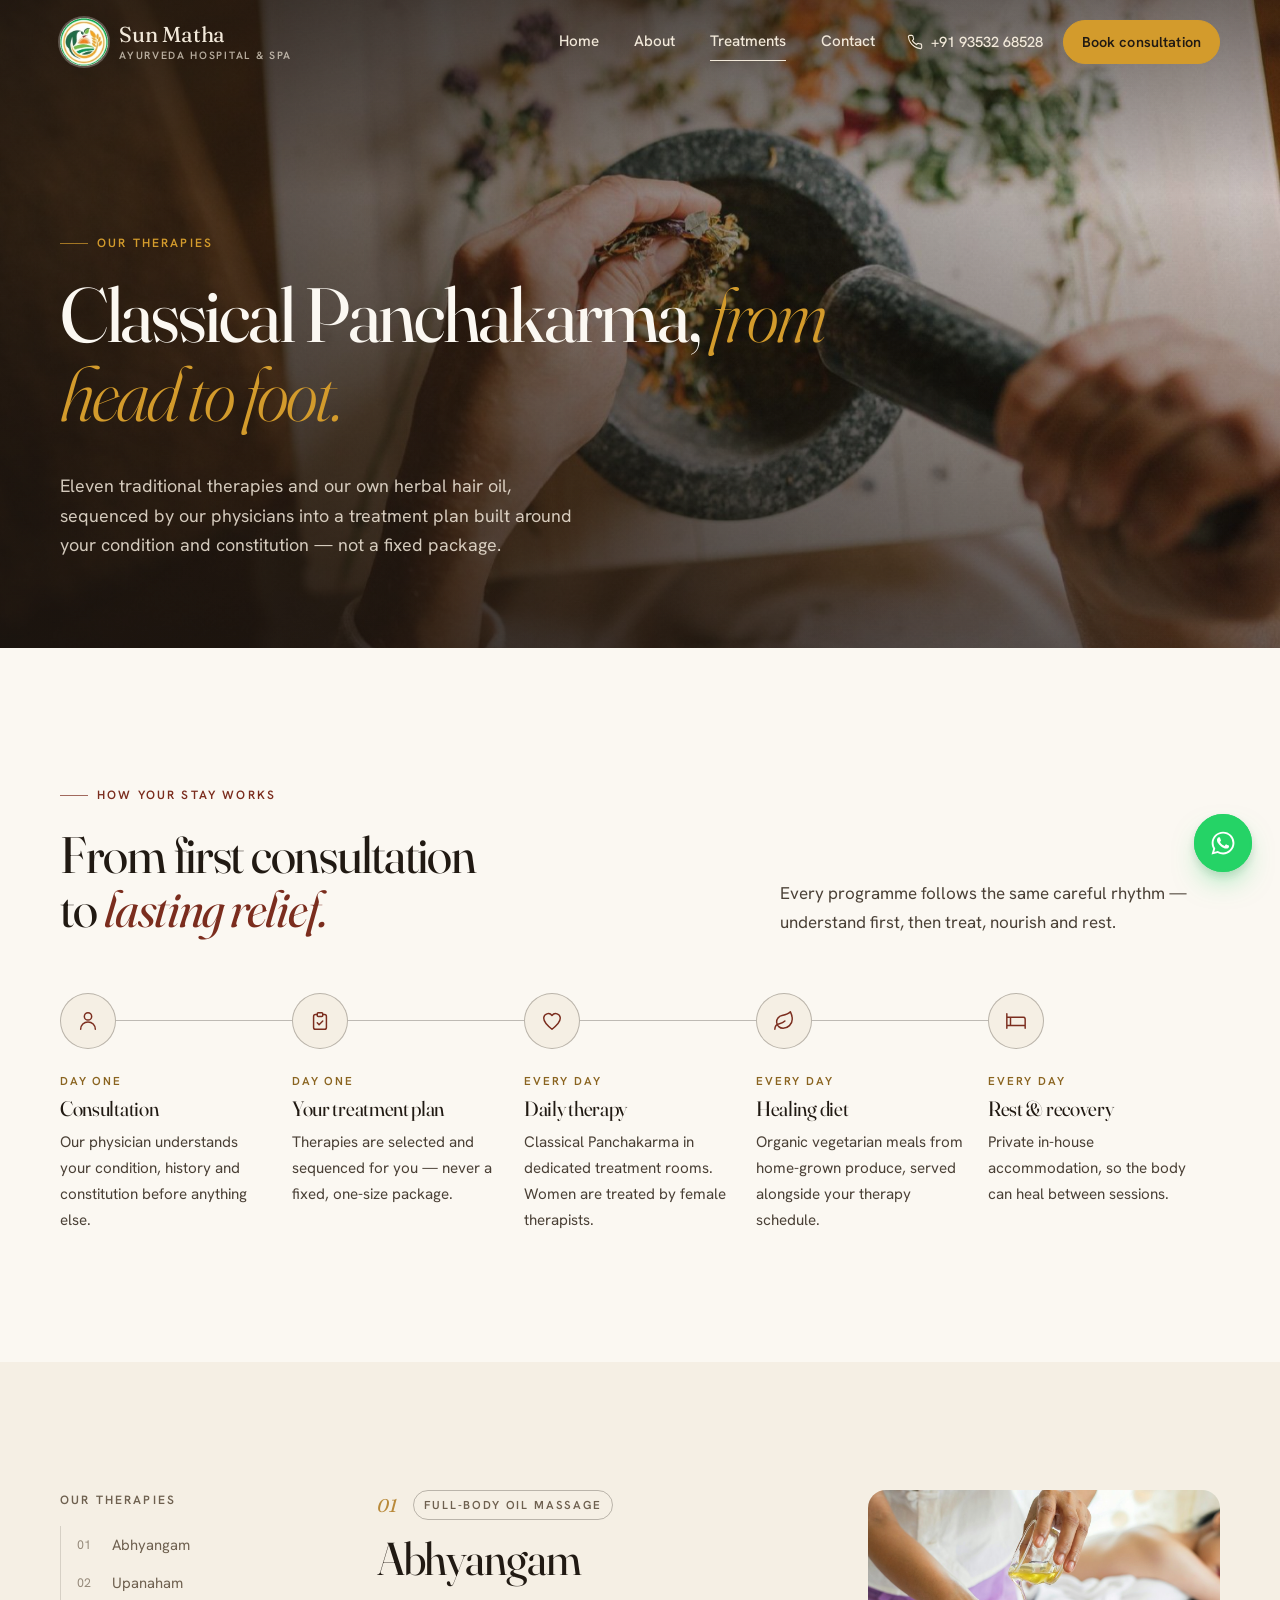
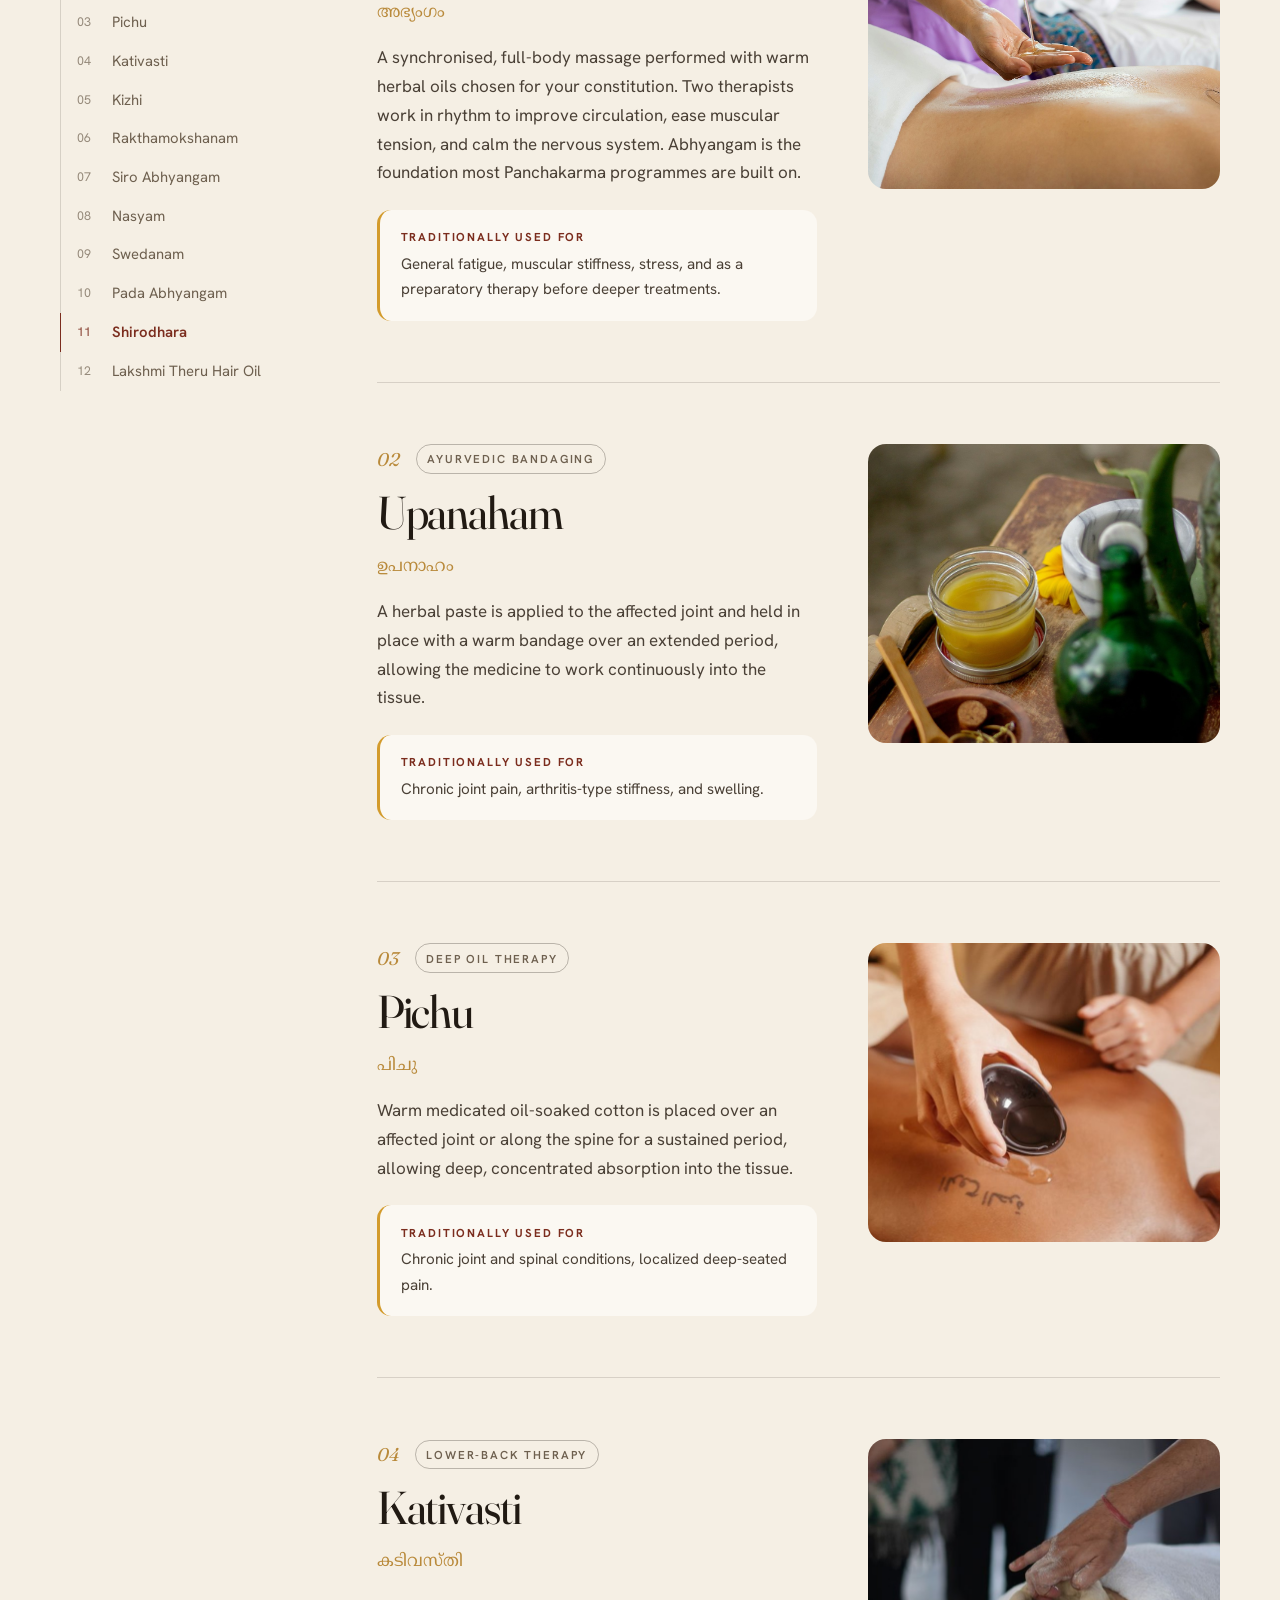
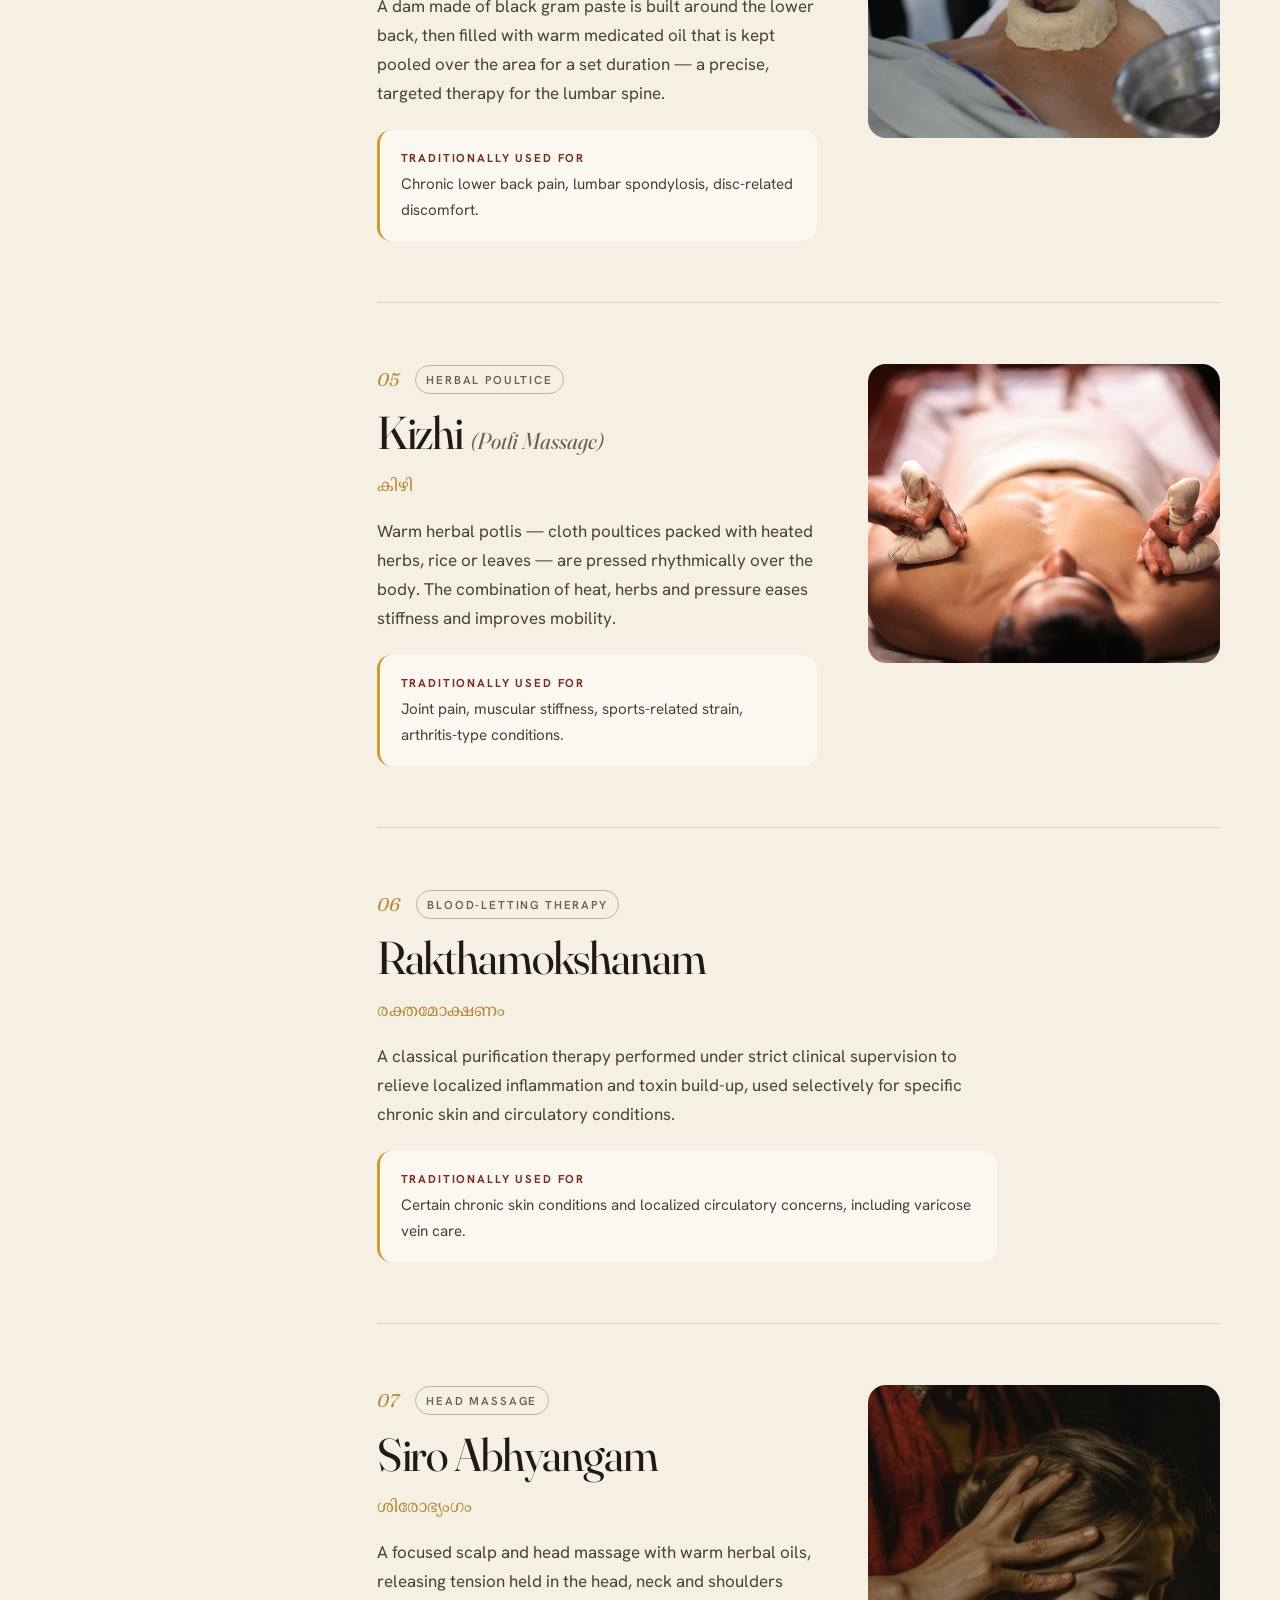
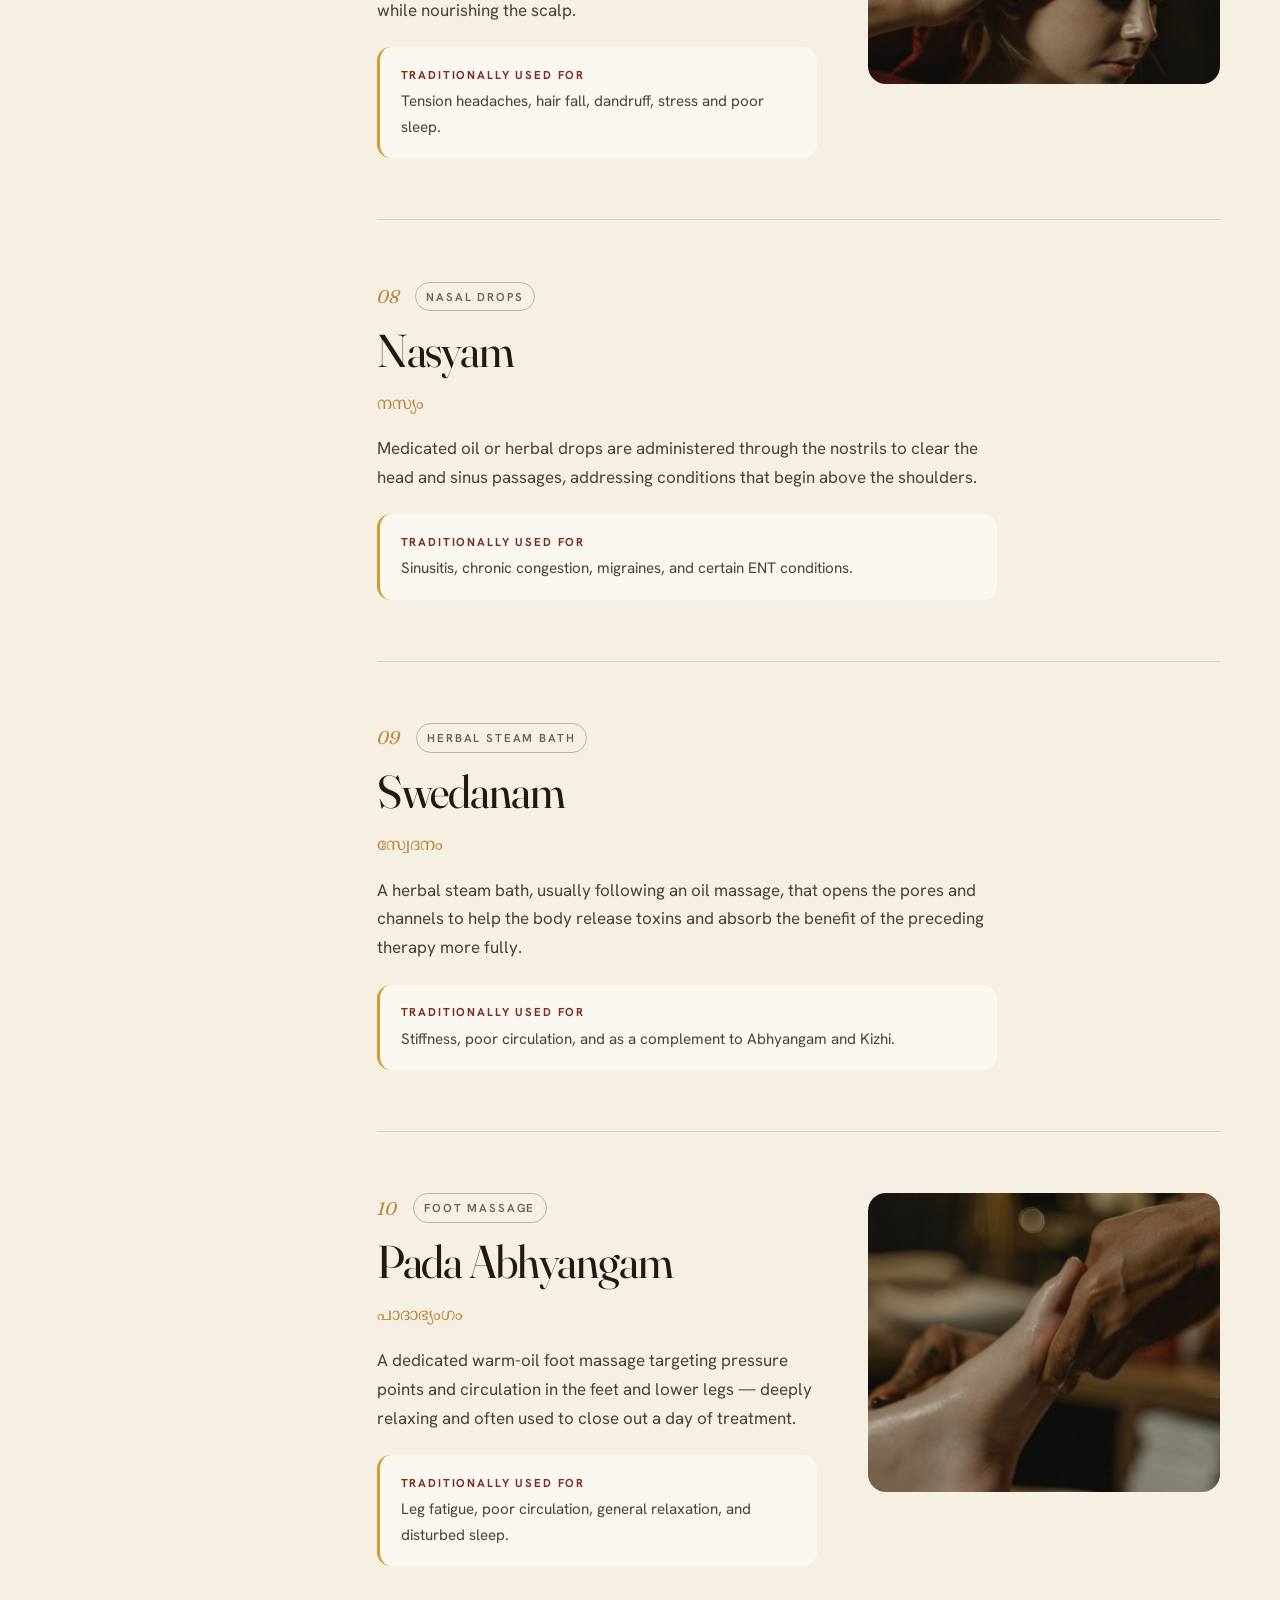
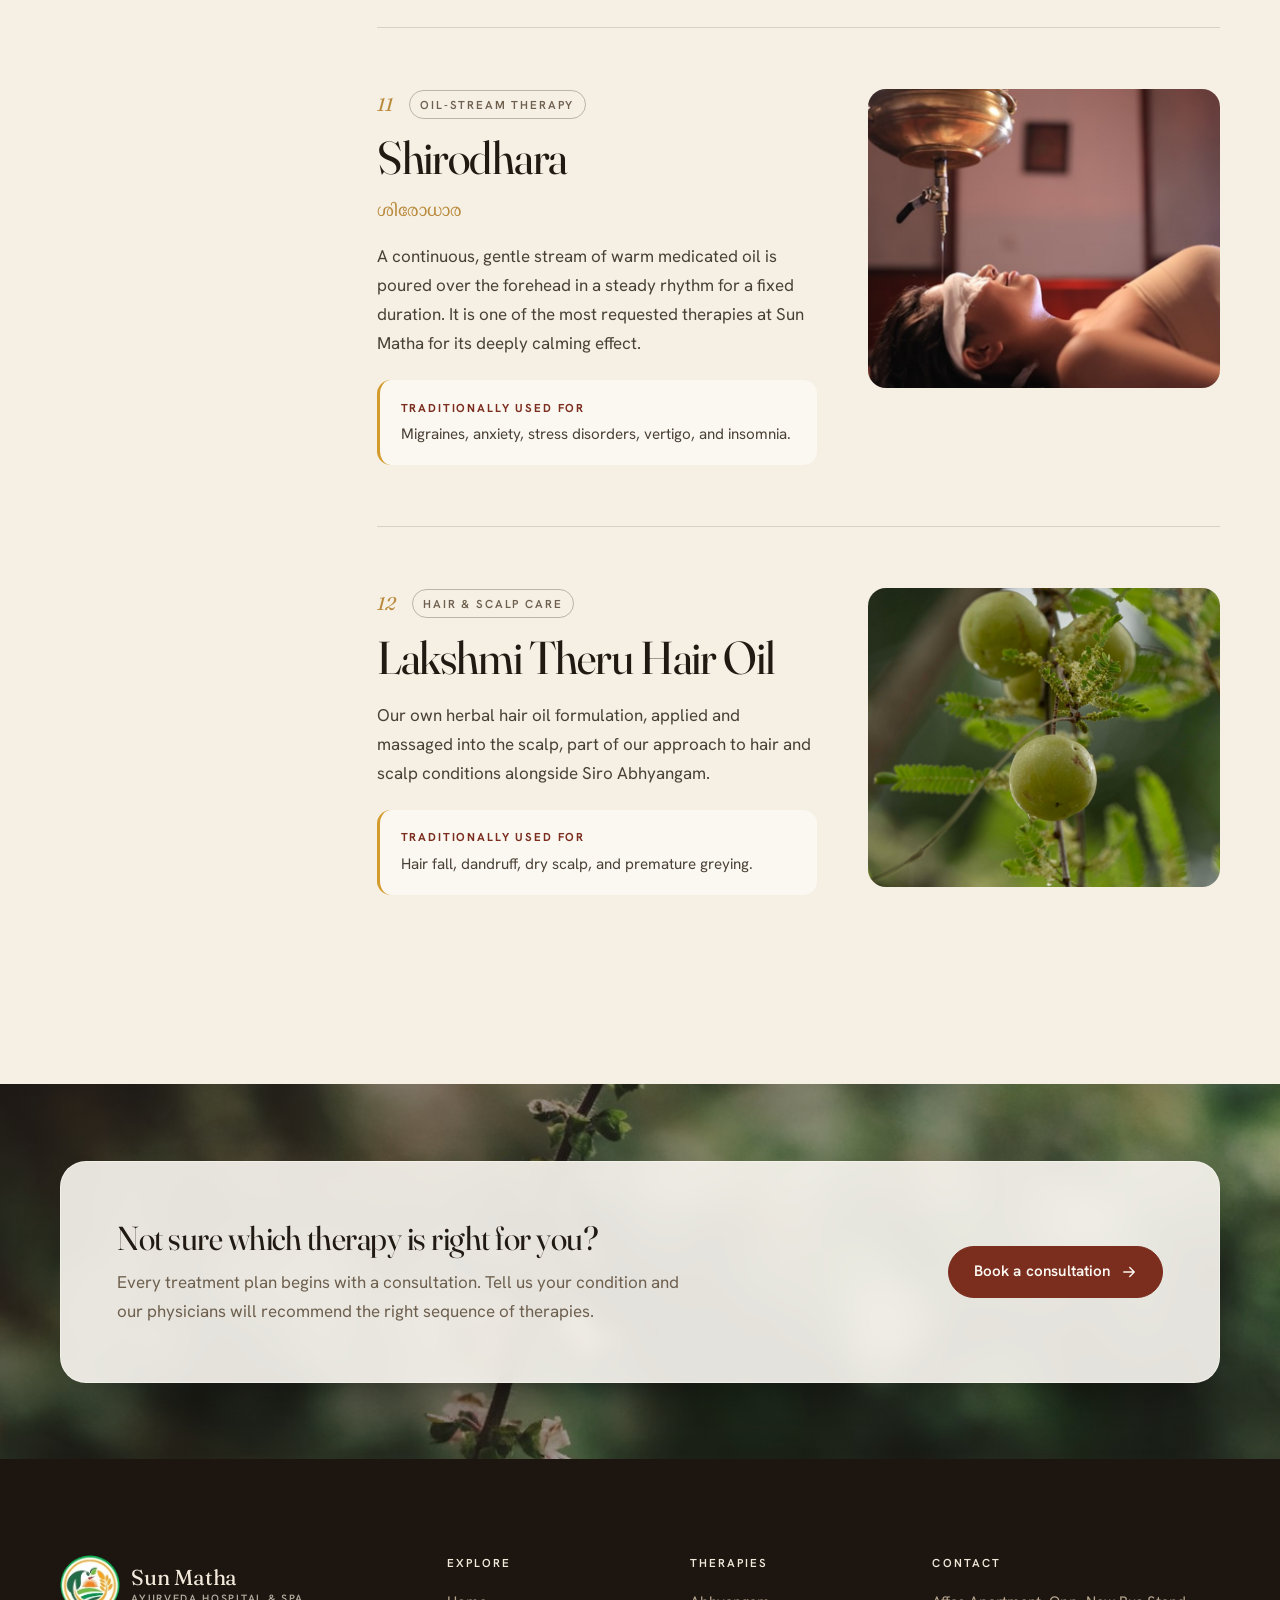
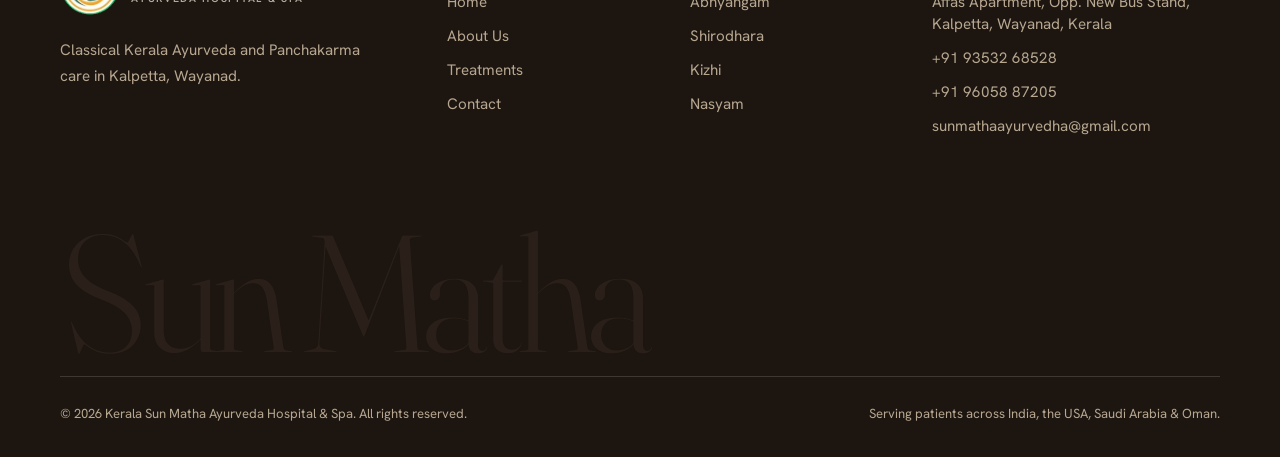
<file: treatments.html>
<!DOCTYPE html>
<html lang="en">
<head>
<meta charset="UTF-8">
<meta name="viewport" content="width=device-width, initial-scale=1">
<title>Treatments — Kerala Sun Matha Ayurveda Hospital &amp; Spa</title>
<meta name="description" content="The full range of classical Ayurvedic therapies at Sun Matha Kalpetta: Abhyangam, Kizhi, Shirodhara, Nasyam, Kativasti, Pichu, Upanaham, Rakthamokshanam, Swedanam, Pada Abhyangam and more.">
<meta property="og:type" content="website">
<meta property="og:site_name" content="Kerala Sun Matha Ayurveda">
<meta property="og:title" content="Treatments — Kerala Sun Matha Ayurveda Hospital &amp; Spa">
<meta property="og:description" content="The full range of classical Ayurvedic therapies at Sun Matha Kalpetta: Abhyangam, Kizhi, Shirodhara, Nasyam, Kativasti, Pichu, Upanaham, Rakthamokshanam, Swedanam, Pada Abhyangam and more.">
<meta property="og:image" content="assets/photos/hero-oil-pour.jpg">
<meta name="twitter:card" content="summary_large_image">
<meta name="theme-color" content="#F5EFE4">
<link rel="icon" type="image/png" href="assets/logo.png">
<link rel="apple-touch-icon" href="assets/logo.png">
<link rel="preconnect" href="https://fonts.googleapis.com">
<link rel="preconnect" href="https://fonts.gstatic.com" crossorigin>
<link href="https://fonts.googleapis.com/css2?family=Fraunces:ital,opsz,wght@0,9..144,300..600;1,9..144,300..500&family=Hanken+Grotesk:wght@400;500;600&family=Noto+Serif+Malayalam:wght@400&display=swap" rel="stylesheet">
<link rel="stylesheet" href="css/style.css">
</head>
<body>
<a class="skip-link" href="#main">Skip to content</a>

<header class="site-header site-header--on-dark" data-header>
  <div class="wrap header-bar">
    <a href="index.html" class="brand" aria-label="Sun Matha Ayurveda — Home">
      <img class="brand-logo" src="assets/logo.png" width="131" height="131" alt="">
      <span class="brand-text"><span class="brand-name">Sun Matha</span><span class="brand-sub">Ayurveda Hospital &amp; Spa</span></span>
    </a>
    <nav class="nav" aria-label="Primary">
      <a href="index.html">Home</a>
      <a href="about.html">About</a>
      <a href="treatments.html" aria-current="page">Treatments</a>
      <a href="contact.html">Contact</a>
    </nav>
    <div class="header-actions">
      <a class="header-phone" href="tel:+919353268528">
        <svg viewBox="0 0 24 24" fill="none" stroke="currentColor" stroke-width="1.7" stroke-linecap="round" stroke-linejoin="round" aria-hidden="true"><path d="M22 16.92v3a2 2 0 0 1-2.18 2 19.79 19.79 0 0 1-8.63-3.07 19.5 19.5 0 0 1-6-6 19.79 19.79 0 0 1-3.07-8.67A2 2 0 0 1 4.11 2h3a2 2 0 0 1 2 1.72c.127.96.362 1.903.7 2.81a2 2 0 0 1-.45 2.11L8.09 9.91a16 16 0 0 0 6 6l1.27-1.27a2 2 0 0 1 2.11-.45c.907.338 1.85.573 2.81.7A2 2 0 0 1 22 16.92z"/></svg>
        <span>+91 93532 68528</span>
      </a>
      <a href="contact.html#enquiry" class="btn btn--primary btn--sm header-book">Book consultation</a>
      <button class="menu-btn" aria-controls="mobile-menu" aria-expanded="false" aria-label="Open menu"><span></span><span></span></button>
    </div>
  </div>
</header>

<div class="mobile-menu" id="mobile-menu">
  <nav aria-label="Mobile">
    <a href="index.html">Home <span>01</span></a>
    <a href="about.html">About <span>02</span></a>
    <a href="treatments.html" aria-current="page">Treatments <span>03</span></a>
    <a href="contact.html">Contact <span>04</span></a>
  </nav>
  <div class="mobile-menu-foot">
    <a href="contact.html#enquiry" class="btn btn--gold">Book a consultation</a>
    <a href="tel:+919353268528">+91 93532 68528</a>
    <a href="mailto:sunmathaayurvedha@gmail.com">sunmathaayurvedha@gmail.com</a>
  </div>
</div>

<main id="main">

<section class="page-hero">
  <img src="assets/photos/herbs-mortar.jpg" width="1800" height="1200" alt="Hands grinding dried herbs with a stone mortar and pestle" fetchpriority="high">
  <div class="wrap">
    <span class="eyebrow">Our therapies</span>
    <h1>Classical Panchakarma, <em>from head to foot.</em></h1>
    <p class="lede">Eleven traditional therapies and our own herbal hair oil, sequenced by our physicians into a treatment plan built around your condition and constitution &mdash; not a fixed package.</p>
  </div>
</section>

<section class="section section--paper">
  <div class="wrap">
    <div class="stay-head" data-reveal>
      <div>
        <span class="eyebrow">How your stay works</span>
        <h2>From first consultation to <em>lasting relief.</em></h2>
      </div>
      <p>Every programme follows the same careful rhythm &mdash; understand first, then treat, nourish and rest.</p>
    </div>
    <ol class="stay">
      <li class="stay-step" data-reveal>
        <span class="stay-dot"><svg viewBox="0 0 24 24" fill="none" stroke="currentColor" stroke-width="1.6" stroke-linecap="round" stroke-linejoin="round" aria-hidden="true"><path d="M20 21a8 8 0 1 0-16 0"/><circle cx="12" cy="7" r="4"/></svg></span>
        <small>Day one</small>
        <h3>Consultation</h3>
        <p>Our physician understands your condition, history and constitution before anything else.</p>
      </li>
      <li class="stay-step" data-reveal data-reveal-delay="1">
        <span class="stay-dot"><svg viewBox="0 0 24 24" fill="none" stroke="currentColor" stroke-width="1.6" stroke-linecap="round" stroke-linejoin="round" aria-hidden="true"><path d="M9 5H7a2 2 0 0 0-2 2v12a2 2 0 0 0 2 2h10a2 2 0 0 0 2-2V7a2 2 0 0 0-2-2h-2"/><rect x="9" y="3" width="6" height="4" rx="1"/><path d="m9 14 2 2 4-4"/></svg></span>
        <small>Day one</small>
        <h3>Your treatment plan</h3>
        <p>Therapies are selected and sequenced for you &mdash; never a fixed, one-size package.</p>
      </li>
      <li class="stay-step" data-reveal data-reveal-delay="2">
        <span class="stay-dot"><svg viewBox="0 0 24 24" fill="none" stroke="currentColor" stroke-width="1.6" stroke-linecap="round" stroke-linejoin="round" aria-hidden="true"><path d="M12 21C7 17 3 13.5 3 9a5 5 0 0 1 9-3 5 5 0 0 1 9 3c0 4.5-4 8-9 12z"/></svg></span>
        <small>Every day</small>
        <h3>Daily therapy</h3>
        <p>Classical Panchakarma in dedicated treatment rooms. Women are treated by female therapists.</p>
      </li>
      <li class="stay-step" data-reveal data-reveal-delay="3">
        <span class="stay-dot"><svg viewBox="0 0 24 24" fill="none" stroke="currentColor" stroke-width="1.6" stroke-linecap="round" stroke-linejoin="round" aria-hidden="true"><path d="M11 20A7 7 0 0 1 9.8 6.1C15.5 5 17 4.48 19 2c1 2 2 4.18 2 8 0 5.5-4.78 10-10 10Z"/><path d="M2 21c0-3 1.85-5.36 5.08-6C9.5 14.52 12 13 13 12"/></svg></span>
        <small>Every day</small>
        <h3>Healing diet</h3>
        <p>Organic vegetarian meals from home-grown produce, served alongside your therapy schedule.</p>
      </li>
      <li class="stay-step" data-reveal data-reveal-delay="3">
        <span class="stay-dot"><svg viewBox="0 0 24 24" fill="none" stroke="currentColor" stroke-width="1.6" stroke-linecap="round" stroke-linejoin="round" aria-hidden="true"><path d="M2 4v16M2 8h18a2 2 0 0 1 2 2v10M2 17h20M6 8v9"/></svg></span>
        <small>Every day</small>
        <h3>Rest &amp; recovery</h3>
        <p>Private in-house accommodation, so the body can heal between sessions.</p>
      </li>
    </ol>
  </div>
</section>

<section class="section">
  <div class="wrap treat-layout">
    <nav class="treat-nav" aria-label="Therapies">
      <p>Our therapies</p>
      <ol>
          <li><a href="#abyangam"><span>01</span>Abhyangam</a></li>
          <li><a href="#upanaham"><span>02</span>Upanaham</a></li>
          <li><a href="#pichu"><span>03</span>Pichu</a></li>
          <li><a href="#kativasti"><span>04</span>Kativasti</a></li>
          <li><a href="#kizhi"><span>05</span>Kizhi</a></li>
          <li><a href="#rakthamokshanam"><span>06</span>Rakthamokshanam</a></li>
          <li><a href="#siro-abyangam"><span>07</span>Siro Abhyangam</a></li>
          <li><a href="#nasyam"><span>08</span>Nasyam</a></li>
          <li><a href="#swedanam"><span>09</span>Swedanam</a></li>
          <li><a href="#pada-abyangam"><span>10</span>Pada Abhyangam</a></li>
          <li><a href="#shirodhara"><span>11</span>Shirodhara</a></li>
          <li><a href="#lakshmi-theru"><span>12</span>Lakshmi Theru Hair Oil</a></li>
      </ol>
    </nav>
    <div class="therapy-list">
    <article class="therapy" id="abyangam" data-reveal>
      <div class="therapy-body">
        <div class="therapy-meta"><span class="therapy-num">01</span><span class="therapy-tag">Full-body oil massage</span></div>
        <h2>Abhyangam</h2>
        <span class="ml" lang="ml">അഭ്യംഗം</span>
        <p>A synchronised, full-body massage performed with warm herbal oils chosen for your constitution. Two therapists work in rhythm to improve circulation, ease muscular tension, and calm the nervous system. Abhyangam is the foundation most Panchakarma programmes are built on.</p>
        <div class="used-for"><b>Traditionally used for</b>General fatigue, muscular stiffness, stress, and as a preparatory therapy before deeper treatments.</div>
      </div>
      <div class="frame"><img src="assets/photos/abyangam-oil.jpg" width="1600" height="1067" alt="A therapist pouring warm herbal oil onto a patient's back before a full-body massage" loading="lazy"></div>
    </article>
    <article class="therapy" id="upanaham" data-reveal>
      <div class="therapy-body">
        <div class="therapy-meta"><span class="therapy-num">02</span><span class="therapy-tag">Ayurvedic bandaging</span></div>
        <h2>Upanaham</h2>
        <span class="ml" lang="ml">ഉപനാഹം</span>
        <p>A herbal paste is applied to the affected joint and held in place with a warm bandage over an extended period, allowing the medicine to work continuously into the tissue.</p>
        <div class="used-for"><b>Traditionally used for</b>Chronic joint pain, arthritis-type stiffness, and swelling.</div>
      </div>
      <div class="frame"><img src="assets/photos/herbal-remedies.jpg" width="933" height="1400" alt="Jars of herbal balms and pastes on a rustic wooden table" loading="lazy"></div>
    </article>
    <article class="therapy" id="pichu" data-reveal>
      <div class="therapy-body">
        <div class="therapy-meta"><span class="therapy-num">03</span><span class="therapy-tag">Deep oil therapy</span></div>
        <h2>Pichu</h2>
        <span class="ml" lang="ml">പിചു</span>
        <p>Warm medicated oil-soaked cotton is placed over an affected joint or along the spine for a sustained period, allowing deep, concentrated absorption into the tissue.</p>
        <div class="used-for"><b>Traditionally used for</b>Chronic joint and spinal conditions, localized deep-seated pain.</div>
      </div>
      <div class="frame"><img src="assets/treatments/pichu.jpg" width="800" height="600" alt="Warm oil therapy being applied along the spine" loading="lazy"></div>
    </article>
    <article class="therapy" id="kativasti" data-reveal>
      <div class="therapy-body">
        <div class="therapy-meta"><span class="therapy-num">04</span><span class="therapy-tag">Lower-back therapy</span></div>
        <h2>Kativasti</h2>
        <span class="ml" lang="ml">കടിവസ്തി</span>
        <p>A dam made of black gram paste is built around the lower back, then filled with warm medicated oil that is kept pooled over the area for a set duration &mdash; a precise, targeted therapy for the lumbar spine.</p>
        <div class="used-for"><b>Traditionally used for</b>Chronic lower back pain, lumbar spondylosis, disc-related discomfort.</div>
      </div>
      <div class="frame"><img src="assets/treatments/kativasti.jpg" width="800" height="600" alt="A traditional black gram paste dam used for Kativasti lower-back therapy" loading="lazy"></div>
    </article>
    <article class="therapy" id="kizhi" data-reveal>
      <div class="therapy-body">
        <div class="therapy-meta"><span class="therapy-num">05</span><span class="therapy-tag">Herbal poultice</span></div>
        <h2>Kizhi <small>(Potli Massage)</small></h2>
        <span class="ml" lang="ml">കിഴി</span>
        <p>Warm herbal potlis &mdash; cloth poultices packed with heated herbs, rice or leaves &mdash; are pressed rhythmically over the body. The combination of heat, herbs and pressure eases stiffness and improves mobility.</p>
        <div class="used-for"><b>Traditionally used for</b>Joint pain, muscular stiffness, sports-related strain, arthritis-type conditions.</div>
      </div>
      <div class="frame"><img src="assets/photos/kizhi-potli.jpg" width="1600" height="1067" alt="Two therapists pressing warm herbal potli poultices over a patient's chest and shoulders" loading="lazy"></div>
    </article>
    <article class="therapy therapy--text" id="rakthamokshanam" data-reveal>
      <div class="therapy-body">
        <div class="therapy-meta"><span class="therapy-num">06</span><span class="therapy-tag">Blood-letting therapy</span></div>
        <h2>Rakthamokshanam</h2>
        <span class="ml" lang="ml">രക്തമോക്ഷണം</span>
        <p>A classical purification therapy performed under strict clinical supervision to relieve localized inflammation and toxin build-up, used selectively for specific chronic skin and circulatory conditions.</p>
        <div class="used-for"><b>Traditionally used for</b>Certain chronic skin conditions and localized circulatory concerns, including varicose vein care.</div>
      </div>
    </article>
    <article class="therapy" id="siro-abyangam" data-reveal>
      <div class="therapy-body">
        <div class="therapy-meta"><span class="therapy-num">07</span><span class="therapy-tag">Head massage</span></div>
        <h2>Siro Abhyangam</h2>
        <span class="ml" lang="ml">ശിരോഭ്യംഗം</span>
        <p>A focused scalp and head massage with warm herbal oils, releasing tension held in the head, neck and shoulders while nourishing the scalp.</p>
        <div class="used-for"><b>Traditionally used for</b>Tension headaches, hair fall, dandruff, stress and poor sleep.</div>
      </div>
      <div class="frame"><img src="assets/treatments/siro-abyangam.jpg" width="800" height="600" alt="A therapist performing a herbal oil head massage" loading="lazy"></div>
    </article>
    <article class="therapy therapy--text" id="nasyam" data-reveal>
      <div class="therapy-body">
        <div class="therapy-meta"><span class="therapy-num">08</span><span class="therapy-tag">Nasal drops</span></div>
        <h2>Nasyam</h2>
        <span class="ml" lang="ml">നസ്യം</span>
        <p>Medicated oil or herbal drops are administered through the nostrils to clear the head and sinus passages, addressing conditions that begin above the shoulders.</p>
        <div class="used-for"><b>Traditionally used for</b>Sinusitis, chronic congestion, migraines, and certain ENT conditions.</div>
      </div>
    </article>
    <article class="therapy therapy--text" id="swedanam" data-reveal>
      <div class="therapy-body">
        <div class="therapy-meta"><span class="therapy-num">09</span><span class="therapy-tag">Herbal steam bath</span></div>
        <h2>Swedanam</h2>
        <span class="ml" lang="ml">സ്വേദനം</span>
        <p>A herbal steam bath, usually following an oil massage, that opens the pores and channels to help the body release toxins and absorb the benefit of the preceding therapy more fully.</p>
        <div class="used-for"><b>Traditionally used for</b>Stiffness, poor circulation, and as a complement to Abhyangam and Kizhi.</div>
      </div>
    </article>
    <article class="therapy" id="pada-abyangam" data-reveal>
      <div class="therapy-body">
        <div class="therapy-meta"><span class="therapy-num">10</span><span class="therapy-tag">Foot massage</span></div>
        <h2>Pada Abhyangam</h2>
        <span class="ml" lang="ml">പാദാഭ്യംഗം</span>
        <p>A dedicated warm-oil foot massage targeting pressure points and circulation in the feet and lower legs &mdash; deeply relaxing and often used to close out a day of treatment.</p>
        <div class="used-for"><b>Traditionally used for</b>Leg fatigue, poor circulation, general relaxation, and disturbed sleep.</div>
      </div>
      <div class="frame"><img src="assets/treatments/pada-abyangam.jpg" width="800" height="600" alt="A warm-oil foot massage in progress" loading="lazy"></div>
    </article>
    <article class="therapy" id="shirodhara" data-reveal>
      <div class="therapy-body">
        <div class="therapy-meta"><span class="therapy-num">11</span><span class="therapy-tag">Oil-stream therapy</span></div>
        <h2>Shirodhara</h2>
        <span class="ml" lang="ml">ശിരോധാര</span>
        <p>A continuous, gentle stream of warm medicated oil is poured over the forehead in a steady rhythm for a fixed duration. It is one of the most requested therapies at Sun Matha for its deeply calming effect.</p>
        <div class="used-for"><b>Traditionally used for</b>Migraines, anxiety, stress disorders, vertigo, and insomnia.</div>
      </div>
      <div class="frame"><img src="assets/treatments/shirodhara.jpg" width="800" height="600" alt="The traditional brass vessel used for Shirodhara, streaming warm oil onto the forehead" loading="lazy"></div>
    </article>
    <article class="therapy" id="lakshmi-theru" data-reveal>
      <div class="therapy-body">
        <div class="therapy-meta"><span class="therapy-num">12</span><span class="therapy-tag">Hair &amp; scalp care</span></div>
        <h2>Lakshmi Theru Hair Oil</h2>
        <p>Our own herbal hair oil formulation, applied and massaged into the scalp, part of our approach to hair and scalp conditions alongside Siro Abhyangam.</p>
        <div class="used-for"><b>Traditionally used for</b>Hair fall, dandruff, dry scalp, and premature greying.</div>
      </div>
      <div class="frame"><img src="assets/photos/amla-branch.jpg" width="1200" height="820" alt="Fresh amla (Indian gooseberry), a traditional hair-care herb, growing on a branch" loading="lazy"></div>
    </article>
    </div>
  </div>
</section>

<section class="section section--sand consult-band" style="padding-block: clamp(3rem, 6vw, 5rem);">
  <img class="consult-bg" src="assets/photos/tulsi-bokeh.jpg" width="1200" height="800" alt="" aria-hidden="true" loading="lazy">
  <div class="wrap">
    <div class="consult" data-reveal>
      <div>
        <h3>Not sure which therapy is right for you?</h3>
        <p>Every treatment plan begins with a consultation. Tell us your condition and our physicians will recommend the right sequence of therapies.</p>
      </div>
      <a href="contact.html#enquiry" class="btn btn--primary">Book a consultation
        <svg viewBox="0 0 24 24" fill="none" stroke="currentColor" stroke-width="1.8" stroke-linecap="round" stroke-linejoin="round" aria-hidden="true"><path d="M5 12h14M13 6l6 6-6 6"/></svg></a>
    </div>
  </div>
</section>

</main>

<footer class="site-footer">
  <div class="wrap">
    <div class="footer-top">
      <div>
        <a href="index.html" class="brand" aria-label="Sun Matha Ayurveda — Home">
          <img class="brand-logo" src="assets/logo.png" width="131" height="131" alt="">
          <span class="brand-text"><span class="brand-name">Sun Matha</span><span class="brand-sub">Ayurveda Hospital &amp; Spa</span></span>
        </a>
        <p class="footer-blurb">Classical Kerala Ayurveda and Panchakarma care in Kalpetta, Wayanad.</p>
      </div>
      <div>
        <h2 class="foot-title">Explore</h2>
        <ul>
          <li><a href="index.html">Home</a></li>
          <li><a href="about.html">About Us</a></li>
          <li><a href="treatments.html">Treatments</a></li>
          <li><a href="contact.html">Contact</a></li>
        </ul>
      </div>
      <div>
        <h2 class="foot-title">Therapies</h2>
        <ul>
          <li><a href="treatments.html#abyangam">Abhyangam</a></li>
          <li><a href="treatments.html#shirodhara">Shirodhara</a></li>
          <li><a href="treatments.html#kizhi">Kizhi</a></li>
          <li><a href="treatments.html#nasyam">Nasyam</a></li>
        </ul>
      </div>
      <div>
        <h2 class="foot-title">Contact</h2>
        <ul>
          <li>Affas Apartment, Opp. New Bus Stand, Kalpetta, Wayanad, Kerala</li>
          <li><a href="tel:+919353268528">+91 93532 68528</a></li>
          <li><a href="tel:+919605887205">+91 96058 87205</a></li>
          <li><a href="mailto:sunmathaayurvedha@gmail.com">sunmathaayurvedha@gmail.com</a></li>
        </ul>
      </div>
    </div>
    <div class="footer-word" aria-hidden="true">Sun Matha</div>
    <div class="footer-bottom">
      <span>&copy; 2026 Kerala Sun Matha Ayurveda Hospital &amp; Spa. All rights reserved.</span>
      <span>Serving patients across India, the USA, Saudi Arabia &amp; Oman.</span>
    </div>
  </div>
</footer>

<a class="wa-float" href="https://wa.me/919605887205?text=Hi%2C%20I%27d%20like%20to%20enquire%20about%20treatment%20at%20Sun%20Matha%20Ayurveda." target="_blank" rel="noopener" aria-label="Chat with us on WhatsApp"><svg viewBox="0 0 24 24" fill="currentColor" aria-hidden="true"><path d="M17.47 14.38c-.3-.15-1.76-.87-2.03-.97-.27-.1-.47-.15-.67.15-.2.3-.77.97-.94 1.17-.17.2-.35.22-.65.07-.3-.15-1.26-.46-2.4-1.48-.89-.79-1.49-1.77-1.66-2.07-.17-.3-.02-.46.13-.61.13-.13.3-.35.45-.52.15-.17.2-.3.3-.5.1-.2.05-.37-.02-.52-.07-.15-.67-1.62-.92-2.22-.24-.58-.49-.5-.67-.51h-.57c-.2 0-.52.07-.8.37-.27.3-1.04 1.02-1.04 2.48s1.07 2.88 1.21 3.08c.15.2 2.1 3.2 5.08 4.49.71.31 1.26.49 1.69.63.71.23 1.36.2 1.87.12.57-.09 1.76-.72 2.01-1.41.25-.7.25-1.29.17-1.41-.07-.13-.27-.2-.57-.35zM12.05 21.5h-.01a9.45 9.45 0 0 1-4.82-1.32l-.35-.2-3.58.94.96-3.49-.23-.36a9.43 9.43 0 0 1-1.45-5.03c0-5.22 4.25-9.47 9.48-9.47 2.53 0 4.91.99 6.7 2.78a9.4 9.4 0 0 1 2.77 6.7c0 5.22-4.25 9.46-9.47 9.46zm8.06-17.53A11.33 11.33 0 0 0 12.05.63C5.77.63.66 5.74.66 12.02c0 2.01.52 3.97 1.52 5.69L.57 23.6l6.04-1.58a11.36 11.36 0 0 0 5.43 1.38h.01c6.28 0 11.39-5.11 11.39-11.39 0-3.04-1.18-5.9-3.33-8.05z"/></svg><span>Chat on WhatsApp</span></a>

<div class="action-bar">
  <a href="tel:+919353268528" class="btn btn--ghost">Call now</a>
  <a href="contact.html#enquiry" class="btn btn--primary">Book consultation</a>
</div>

<script src="js/main.js"></script>
</body>
</html>
</file>
<file: css/style.css>
/* ==========================================================================
   Sun Matha Ayurveda Hospital & Spa — design system
   Palette: kasavu ivory, kumkum oxblood, turmeric gold, tamarind night.
   Type: Fraunces (display) + Hanken Grotesk (text).
   ========================================================================== */

:root {
  --ivory: #F5EFE4;
  --paper: #FBF8F2;
  --sand: #EAE0CE;
  --ink: #211A13;
  --ink-2: #4A4036;
  --muted: #6E604F;
  --line: rgba(33, 26, 19, 0.14);
  --line-strong: rgba(33, 26, 19, 0.28);

  --oxblood: #7B2D1E;
  --oxblood-deep: #5C1F14;
  --turmeric: #D39B2C;
  --gold: #B98A3B;

  --night: #1C1510;
  --night-2: #2A2019;
  --on-night: #F2E9DA;
  --on-night-muted: #B7A790;
  --line-night: rgba(242, 233, 218, 0.16);

  --serif: "Fraunces", "Iowan Old Style", Georgia, serif;
  --sans: "Hanken Grotesk", system-ui, -apple-system, "Segoe UI", sans-serif;

  --wrap: 1240px;
  --gutter: clamp(16px, 4vw, 40px);
  --section: clamp(4.5rem, 10vw, 8.5rem);
  --radius: 18px;
  --ease: cubic-bezier(0.22, 1, 0.36, 1);
  --header-h: 84px;
}

/* ---------- Reset & base ---------- */
*, *::before, *::after { box-sizing: border-box; }
html { -webkit-text-size-adjust: 100%; scroll-behavior: smooth; scroll-padding-top: calc(var(--header-h) + 16px); }
body {
  margin: 0;
  background: var(--ivory);
  color: var(--ink-2);
  font-family: var(--sans);
  font-size: 1.0625rem;
  line-height: 1.7;
  -webkit-font-smoothing: antialiased;
  text-rendering: optimizeLegibility;
  overflow-x: hidden;
}
img { display: block; max-width: 100%; height: auto; }
a { color: inherit; text-decoration: none; }
button { font: inherit; color: inherit; background: none; border: 0; cursor: pointer; padding: 0; }
p { margin: 0 0 1.1em; }
ul, ol { margin: 0; padding: 0; list-style: none; }
h1, h2, h3, h4 {
  font-family: var(--serif);
  font-weight: 400;
  color: var(--ink);
  margin: 0 0 0.5em;
  letter-spacing: -0.015em;
  font-variation-settings: "opsz" 120;
}
h1 { font-size: clamp(2.6rem, 6vw, 5.2rem); line-height: 1.02; letter-spacing: -0.03em; }
h2 { font-size: clamp(2rem, 4vw, 3.4rem); line-height: 1.06; letter-spacing: -0.025em; }
h3 { font-size: clamp(1.4rem, 2vw, 1.75rem); line-height: 1.2; }
em, .accent { font-style: italic; color: var(--oxblood); }
::selection { background: var(--turmeric); color: var(--ink); }
:focus-visible { outline: 2px solid var(--turmeric); outline-offset: 3px; border-radius: 4px; }

.skip-link {
  position: absolute; left: 16px; top: -60px; z-index: 200;
  background: var(--ink); color: var(--paper); padding: 10px 16px; border-radius: 8px;
}
.skip-link:focus { top: 12px; }

.wrap { width: 100%; max-width: var(--wrap); margin: 0 auto; padding-inline: var(--gutter); }
.section { padding-block: var(--section); }
.section--paper { background: var(--paper); }
.section--sand { background: var(--sand); }
.section--night { background: var(--night); color: var(--on-night-muted); }
.section--night h2, .section--night h3 { color: var(--on-night); }
.section--night em { color: var(--turmeric); }

.lede { font-size: clamp(1.1rem, 1.4vw, 1.25rem); line-height: 1.65; color: var(--ink-2); max-width: 54ch; }
.muted { color: var(--muted); }

/* Eyebrow label */
.eyebrow {
  display: inline-flex; align-items: center; gap: 0.75em;
  font-size: 0.75rem; font-weight: 600; letter-spacing: 0.18em; text-transform: uppercase;
  color: var(--oxblood); margin-bottom: 1.4rem;
}
.eyebrow::before { content: ""; width: 28px; height: 1px; background: currentColor; opacity: 0.7; }
.section--night .eyebrow, .on-dark .eyebrow { color: var(--turmeric); }

/* Kasavu border — the double gold stripe from a Kerala saree */
.kasavu { height: 7px; border-top: 2px solid var(--gold); border-bottom: 1px solid var(--gold); opacity: 0.85; }

/* ---------- Buttons ---------- */
.btn {
  --btn-bg: transparent; --btn-fg: var(--ink); --btn-bd: var(--line-strong);
  display: inline-flex; align-items: center; justify-content: center; gap: 0.6em;
  min-height: 52px; padding: 0 1.6em; border-radius: 999px;
  background: var(--btn-bg); color: var(--btn-fg); border: 1px solid var(--btn-bd);
  font-family: var(--sans); font-size: 0.95rem; font-weight: 600; letter-spacing: 0.01em; line-height: 1;
  transition: background 0.35s var(--ease), color 0.35s var(--ease), border-color 0.35s var(--ease), transform 0.35s var(--ease);
  white-space: nowrap;
}
.btn svg { width: 18px; height: 18px; transition: transform 0.35s var(--ease); }
.btn:hover svg { transform: translateX(4px); }
.btn:active { transform: scale(0.98); }
.btn--primary { --btn-bg: var(--oxblood); --btn-fg: var(--paper); --btn-bd: var(--oxblood); }
.btn--primary:hover { --btn-bg: var(--oxblood-deep); --btn-bd: var(--oxblood-deep); }
.btn--ghost:hover { --btn-bg: var(--ink); --btn-fg: var(--paper); --btn-bd: var(--ink); }
.btn--gold { --btn-bg: var(--turmeric); --btn-fg: var(--ink); --btn-bd: var(--turmeric); }
.btn--gold:hover { --btn-bg: #E2AD45; --btn-bd: #E2AD45; }
.btn--light { --btn-fg: var(--on-night); --btn-bd: rgba(242, 233, 218, 0.4); }
.btn--light:hover { --btn-bg: var(--on-night); --btn-fg: var(--ink); --btn-bd: var(--on-night); }
.btn--sm { min-height: 44px; padding: 0 1.25em; font-size: 0.9rem; }
.btn--block { width: 100%; }

.text-link {
  display: inline-flex; align-items: center; gap: 0.5em;
  font-weight: 600; color: var(--oxblood);
  background: linear-gradient(currentColor, currentColor) 0 100% / 0 1px no-repeat;
  padding-bottom: 2px; transition: background-size 0.4s var(--ease);
}
.text-link:hover { background-size: 100% 1px; }
.text-link svg { width: 16px; height: 16px; }
.section--night .text-link { color: var(--turmeric); }

/* ---------- Header ---------- */
.site-header {
  position: fixed; inset: 0 0 auto 0; z-index: 100;
  height: var(--header-h);
  transition: background 0.4s var(--ease), box-shadow 0.4s var(--ease), height 0.4s var(--ease), color 0.4s var(--ease);
  color: var(--ink);
}
.site-header.is-scrolled {
  --header-h: 70px;
  background: rgba(251, 248, 242, 0.88);
  backdrop-filter: saturate(1.4) blur(14px);
  -webkit-backdrop-filter: saturate(1.4) blur(14px);
  box-shadow: 0 1px 0 var(--line);
  color: var(--ink);
}
.site-header--on-dark:not(.is-scrolled) { color: var(--on-night); }
.header-bar { height: 100%; display: flex; align-items: center; gap: 2rem; }

.brand { display: inline-flex; align-items: center; gap: 0.7rem; margin-right: auto; }
.brand-mark { width: 40px; height: 40px; flex: none; color: var(--oxblood); }
.site-header--on-dark:not(.is-scrolled) .brand-mark { color: var(--turmeric); }
.brand-mark .flame { fill: var(--turmeric); stroke: none; }
.brand-text { display: flex; flex-direction: column; line-height: 1.1; }
.brand-name { font-family: var(--serif); font-size: 1.35rem; letter-spacing: -0.01em; }
.brand-sub { font-size: 0.66rem; font-weight: 600; letter-spacing: 0.16em; text-transform: uppercase; opacity: 0.7; margin-top: 3px; }

.nav { display: flex; gap: 2.2rem; }
.nav a { position: relative; font-size: 0.95rem; font-weight: 500; padding: 6px 0; }
.nav a::after {
  content: ""; position: absolute; left: 0; right: 0; bottom: 0; height: 1px; background: currentColor;
  transform: scaleX(0); transform-origin: right; transition: transform 0.4s var(--ease);
}
.nav a:hover::after, .nav a[aria-current="page"]::after { transform: scaleX(1); transform-origin: left; }

.header-actions { display: flex; align-items: center; gap: 1.2rem; }
.header-phone { display: inline-flex; align-items: center; gap: 0.5rem; font-size: 0.92rem; font-weight: 500; }
.header-phone svg { width: 16px; height: 16px; }
.site-header--on-dark:not(.is-scrolled) .header-book { --btn-bg: var(--turmeric); --btn-fg: var(--ink); --btn-bd: var(--turmeric); }

.menu-btn { display: none; width: 46px; height: 46px; border-radius: 50%; border: 1px solid currentColor; position: relative; opacity: 0.9; }
.menu-btn span { position: absolute; left: 13px; right: 13px; height: 1.5px; background: currentColor; transition: transform 0.4s var(--ease), top 0.4s var(--ease); }
.menu-btn span:nth-child(1) { top: 18px; }
.menu-btn span:nth-child(2) { top: 26px; }
.menu-open .menu-btn span:nth-child(1) { top: 22px; transform: rotate(45deg); }
.menu-open .menu-btn span:nth-child(2) { top: 22px; transform: rotate(-45deg); }

/* Mobile menu overlay */
.mobile-menu {
  position: fixed; inset: 0; z-index: 90;
  background: var(--night); color: var(--on-night);
  padding: calc(var(--header-h) + 2rem) var(--gutter) 2rem;
  display: flex; flex-direction: column;
  clip-path: inset(0 0 100% 0); visibility: hidden;
  transition: clip-path 0.6s var(--ease), visibility 0s linear 0.6s;
}
.menu-open .mobile-menu { clip-path: inset(0 0 0 0); visibility: visible; transition: clip-path 0.6s var(--ease); }
.menu-open .site-header { color: var(--on-night); background: transparent; box-shadow: none; backdrop-filter: none; -webkit-backdrop-filter: none; }
.menu-open .site-header .brand-mark { color: var(--turmeric); }
.menu-open { overflow: hidden; }
.mobile-menu nav { display: flex; flex-direction: column; border-top: 1px solid var(--line-night); }
.mobile-menu nav a {
  font-family: var(--serif); font-size: clamp(2rem, 9vw, 2.8rem); line-height: 1.1; letter-spacing: -0.02em;
  padding: 0.55em 0; border-bottom: 1px solid var(--line-night);
  display: flex; justify-content: space-between; align-items: baseline;
}
.mobile-menu nav a span { font-family: var(--sans); font-size: 0.75rem; letter-spacing: 0.16em; color: var(--on-night-muted); }
.mobile-menu nav a[aria-current="page"] { color: var(--turmeric); }
.mobile-menu-foot { margin-top: auto; padding-top: 2rem; display: grid; gap: 1rem; }
.mobile-menu-foot a:not(.btn) { color: var(--on-night-muted); font-size: 0.95rem; }

/* Mobile action bar */
.action-bar { display: none; }

/* ---------- Reveal animations ---------- */
.js [data-reveal] { opacity: 0; transform: translateY(24px); transition: opacity 1s var(--ease), transform 1s var(--ease); }
.js [data-reveal].is-in { opacity: 1; transform: none; }
.js [data-reveal="fade"] { transform: none; }
.js [data-reveal-delay="1"] { transition-delay: 0.12s; }
.js [data-reveal-delay="2"] { transition-delay: 0.24s; }
.js [data-reveal-delay="3"] { transition-delay: 0.36s; }

/* ---------- Media frames ---------- */
.frame { position: relative; overflow: hidden; border-radius: var(--radius); background: var(--sand); }
.frame img { width: 100%; height: 100%; object-fit: cover; transition: transform 1.4s var(--ease); }
.frame--arch { border-radius: 999px 999px var(--radius) var(--radius); }
.frame:hover img { transform: scale(1.03); }

/* ==========================================================================
   HOME
   ========================================================================== */
.hero { position: relative; padding-top: calc(var(--header-h) + clamp(2rem, 5vw, 4rem)); padding-bottom: clamp(3rem, 6vw, 5rem); }
.hero-grid { display: grid; grid-template-columns: 1.1fr 0.9fr; gap: clamp(2rem, 6vw, 6rem); align-items: center; }
.hero h1 { margin-bottom: 0.4em; }
.hero h1 em { font-weight: 300; }
.hero .lede { margin-bottom: 2.4rem; }
.hero-cta { display: flex; flex-wrap: wrap; gap: 0.9rem; }

.hero-visual { position: relative; justify-self: end; width: 100%; max-width: 500px; }
.hero-visual .frame { aspect-ratio: 4 / 5.2; }
.hero-visual .frame img { object-position: 30% 20%; }
.seal {
  position: absolute; left: -54px; top: 18%;
  width: 132px; height: 132px; border-radius: 50%;
  background: var(--paper); color: var(--oxblood);
  display: grid; place-items: center;
  box-shadow: 0 18px 40px -18px rgba(33, 26, 19, 0.35);
}
.seal svg.ring { position: absolute; inset: 8px; width: calc(100% - 16px); height: calc(100% - 16px); animation: spin 32s linear infinite; }
.seal svg.ring text { font-family: var(--sans); font-size: 9.6px; font-weight: 600; letter-spacing: 2.6px; fill: var(--ink-2); text-transform: uppercase; }
.seal .brand-mark { width: 40px; height: 40px; }
@keyframes spin { to { transform: rotate(360deg); } }

.hero-note {
  position: absolute; right: -18px; bottom: 28px;
  background: var(--night); color: var(--on-night);
  border-radius: 14px; padding: 1rem 1.2rem; max-width: 230px;
  display: flex; gap: 0.8rem; align-items: flex-start;
  box-shadow: 0 24px 50px -24px rgba(33, 26, 19, 0.6);
  font-size: 0.85rem; line-height: 1.45;
}
.hero-note b { display: block; font-family: var(--serif); font-weight: 400; font-size: 1.15rem; color: var(--turmeric); margin-bottom: 2px; }
.hero-note svg { width: 22px; height: 22px; flex: none; color: var(--turmeric); margin-top: 3px; }

.facts {
  display: grid; grid-template-columns: repeat(4, 1fr);
  margin-top: clamp(3rem, 7vw, 5.5rem);
  border-top: 1px solid var(--line);
}
.fact { padding: 1.6rem 1.4rem 0 0; }
.fact + .fact { padding-left: 1.6rem; border-left: 1px solid var(--line); }
.fact b { display: block; font-family: var(--serif); font-weight: 300; font-size: clamp(2.2rem, 4vw, 3.4rem); line-height: 1; color: var(--ink); letter-spacing: -0.03em; margin-bottom: 0.4rem; }
.fact span { font-size: 0.9rem; color: var(--muted); }

/* Why us */
.why { display: grid; grid-template-columns: 0.85fr 1.15fr; gap: clamp(2.5rem, 7vw, 7rem); align-items: start; }
.why-intro { position: sticky; top: calc(var(--header-h) + 2rem); }
.why-intro .frame { aspect-ratio: 4 / 3; margin-top: 2.5rem; max-width: 420px; }
.pillars { counter-reset: pillar; }
.pillar { display: grid; grid-template-columns: 4.5rem 1fr; gap: 1rem; padding: 2.4rem 0; border-top: 1px solid var(--line); }
.pillar:last-child { border-bottom: 1px solid var(--line); }
.pillar-num { font-family: var(--serif); font-style: italic; font-weight: 300; font-size: 2.6rem; line-height: 1; color: var(--gold); }
.pillar h3 { margin-bottom: 0.45em; }
.pillar p { margin: 0; max-width: 52ch; }

/* Signature therapies — interactive index */
.therapy-index-head { display: flex; justify-content: space-between; align-items: end; gap: 2rem; flex-wrap: wrap; margin-bottom: clamp(2.5rem, 5vw, 4rem); }
.therapy-index-head h2 { margin: 0; max-width: 16ch; }
.therapy-index-head p { max-width: 42ch; margin: 0; }
.therapy-index { display: grid; grid-template-columns: 1.15fr 0.85fr; gap: clamp(2rem, 6vw, 6rem); align-items: start; }
.t-list { border-top: 1px solid var(--line-night); }
.t-item a {
  display: grid; grid-template-columns: 3rem 1fr auto; align-items: baseline; gap: 1rem;
  padding: 1.5rem 0; border-bottom: 1px solid var(--line-night);
  transition: padding 0.5s var(--ease), color 0.4s var(--ease);
}
.t-num { font-size: 0.8rem; letter-spacing: 0.12em; color: var(--on-night-muted); }
.t-name { font-family: var(--serif); font-size: clamp(1.7rem, 3.2vw, 2.6rem); line-height: 1.1; color: var(--on-night); letter-spacing: -0.02em; transition: color 0.4s var(--ease); }
.t-tag { font-size: 0.78rem; letter-spacing: 0.12em; text-transform: uppercase; color: var(--on-night-muted); }
.t-desc { grid-column: 2 / -1; font-size: 0.98rem; color: var(--on-night-muted); max-width: 52ch; margin: 0;
  display: grid; grid-template-rows: 0fr; transition: grid-template-rows 0.5s var(--ease), opacity 0.5s var(--ease); opacity: 0; }
.t-desc > span { overflow: hidden; }
.t-item.is-active a { padding-left: 0.6rem; }
.t-item.is-active .t-name { color: var(--turmeric); font-style: italic; }
.t-item.is-active .t-desc { grid-template-rows: 1fr; opacity: 1; padding-top: 0.5rem; }

.t-preview { position: sticky; top: calc(var(--header-h) + 2rem); aspect-ratio: 4 / 5; }
.t-preview img { position: absolute; inset: 0; opacity: 0; transform: scale(1.06); transition: opacity 0.8s var(--ease), transform 1.6s var(--ease); }
.t-preview img.is-active { opacity: 1; transform: none; }
.t-preview figcaption {
  position: absolute; left: 1rem; bottom: 1rem; z-index: 2;
  background: rgba(28, 21, 16, 0.72); color: var(--on-night); backdrop-filter: blur(8px); -webkit-backdrop-filter: blur(8px);
  padding: 0.5rem 0.9rem; border-radius: 999px; font-size: 0.8rem; letter-spacing: 0.06em;
}
.therapy-index-foot { margin-top: 3rem; }

/* Conditions */
.conditions { display: grid; grid-template-columns: 0.9fr 1.1fr; gap: clamp(2.5rem, 7vw, 7rem); align-items: start; }
.condition-list { display: flex; flex-wrap: wrap; align-items: baseline; gap: 0.2em 0; font-family: var(--serif); font-size: clamp(1.5rem, 2.8vw, 2.25rem); line-height: 1.35; color: var(--ink); letter-spacing: -0.015em; }
.condition-list li { display: inline-flex; align-items: baseline; }
.condition-list li:not(:last-child)::after { content: "·"; color: var(--gold); margin: 0 0.45em; }
.condition-list .speciality { width: 100%; font-size: 1.6em; font-style: italic; color: var(--oxblood); margin-bottom: 0.25em; }
.condition-list .speciality::after { display: none; }
.condition-list .speciality small { font-family: var(--sans); font-style: normal; font-size: 0.7rem; letter-spacing: 0.16em; text-transform: uppercase; color: var(--ink-2); border: 1px solid var(--line-strong); border-radius: 999px; padding: 0.35em 0.9em; margin-left: 0.9rem; transform: translateY(-0.4em); }

/* Healers */
.healers { display: grid; grid-template-columns: 1fr 1fr; gap: clamp(2rem, 5vw, 5rem); }
.healer { display: grid; grid-template-columns: minmax(140px, 0.7fr) 1fr; gap: clamp(1.4rem, 3vw, 2.4rem); align-items: start; }
.healer .frame { aspect-ratio: 3 / 4; }
.healer .frame img { object-position: 50% 20%; }
.healer h3 { margin-bottom: 0.15em; }
.healer .role { display: block; font-size: 0.78rem; font-weight: 600; letter-spacing: 0.14em; text-transform: uppercase; color: var(--oxblood); margin-bottom: 1rem; }
.healer p { font-size: 0.98rem; margin: 0; }
.healers--lg .healer { grid-template-columns: 1fr; }
.healers--lg .healer .frame { max-width: 360px; }

/* Story — full-bleed quote */
.story { position: relative; min-height: clamp(520px, 85vh, 760px); display: flex; align-items: flex-end; color: var(--on-night); overflow: hidden; }
.story > img { position: absolute; inset: 0; width: 100%; height: 100%; object-fit: cover; }
.story > img { object-position: 50% 70%; }
.story::before { content: ""; position: absolute; inset: 0; background: linear-gradient(90deg, rgba(28, 21, 16, 0.82) 0%, rgba(28, 21, 16, 0.55) 45%, rgba(28, 21, 16, 0.1) 80%), linear-gradient(180deg, rgba(28, 21, 16, 0) 40%, rgba(28, 21, 16, 0.7) 100%); }
.story .wrap { position: relative; padding-block: clamp(3rem, 8vw, 6rem); }
.story blockquote { margin: 0; max-width: 30ch; font-family: var(--serif); font-weight: 300; font-size: clamp(1.7rem, 3.4vw, 2.9rem); line-height: 1.22; letter-spacing: -0.02em; }
.story blockquote::before { content: "\201C"; display: block; font-size: 4rem; line-height: 0.6; color: var(--turmeric); margin-bottom: 0.2em; }
.story cite { display: block; margin-top: 1.6rem; font-style: normal; font-size: 0.85rem; letter-spacing: 0.12em; text-transform: uppercase; color: var(--on-night-muted); }

/* Package — ticket */
.package { display: grid; grid-template-columns: 0.9fr 1.1fr; gap: 0; background: var(--paper); border-radius: 26px; overflow: hidden; box-shadow: 0 40px 80px -50px rgba(33, 26, 19, 0.45); }
.package .frame { border-radius: 0; min-height: 100%; }
.package .frame img { position: absolute; inset: 0; }
.package-body { padding: clamp(2rem, 5vw, 4rem); position: relative; }
.price-row { display: flex; align-items: baseline; flex-wrap: wrap; gap: 0.4rem 1rem; padding-bottom: 1.6rem; margin-bottom: 1.6rem; border-bottom: 1px dashed var(--line-strong); }
.price { font-family: var(--serif); font-weight: 300; font-size: clamp(3rem, 6vw, 4.6rem); line-height: 1; color: var(--ink); letter-spacing: -0.03em; }
.price-row > span:not(.price) { color: var(--muted); font-size: 0.95rem; }
.includes { display: grid; gap: 0.9rem; margin-bottom: 2.2rem; }
.includes li { display: flex; gap: 0.9rem; align-items: flex-start; color: var(--ink); }
.includes svg { width: 22px; height: 22px; flex: none; color: var(--oxblood); margin-top: 2px; }

/* CTA band */
.cta-band { position: relative; background: var(--oxblood); color: rgba(251, 248, 242, 0.82); text-align: center; padding-block: clamp(4.5rem, 9vw, 7.5rem); overflow: hidden; }
.cta-band .kasavu { position: absolute; left: 0; right: 0; }
.cta-band .kasavu:first-child { top: 18px; }
.cta-band .kasavu:last-child { bottom: 18px; }
.cta-band h2 { color: var(--paper); max-width: 18ch; margin-inline: auto; }
.cta-band h2 em { color: var(--turmeric); }
.cta-band p { max-width: 50ch; margin: 0 auto 2.4rem; font-size: 1.1rem; }
.cta-band .hero-cta { justify-content: center; }

/* ==========================================================================
   INNER PAGES
   ========================================================================== */
.page-hero { position: relative; min-height: clamp(460px, 72vh, 680px); display: flex; align-items: flex-end; color: var(--on-night); overflow: hidden; background: var(--night); }
.page-hero > img { position: absolute; inset: 0; width: 100%; height: 100%; object-fit: cover; animation: heroZoom 2.4s var(--ease) both; }
.page-hero::before { content: ""; position: absolute; inset: 0; z-index: 1; background: linear-gradient(180deg, rgba(28, 21, 16, 0.55) 0%, rgba(28, 21, 16, 0.2) 35%, rgba(28, 21, 16, 0.85) 100%); }
.page-hero .wrap { position: relative; z-index: 2; padding-top: calc(var(--header-h) + 3rem); padding-bottom: clamp(3rem, 7vw, 5.5rem); }
.page-hero h1 { color: var(--paper); max-width: 17ch; }
.page-hero h1 em { color: var(--turmeric); font-weight: 300; }
.page-hero .lede { color: rgba(242, 233, 218, 0.85); margin: 0; }
.page-hero .eyebrow { color: var(--turmeric); }
@keyframes heroZoom { from { transform: scale(1.08); } to { transform: none; } }

/* Editorial rows (label | content) */
.ed-row { display: grid; grid-template-columns: 0.8fr 1.2fr; gap: clamp(2rem, 7vw, 7rem); padding-block: clamp(2.5rem, 5vw, 4rem); border-top: 1px solid var(--line); }
.ed-row:last-child { border-bottom: 1px solid var(--line); }
.ed-row h2 { font-size: clamp(1.8rem, 3.2vw, 2.7rem); margin: 0; }
.ed-row .ed-body p:last-child { margin-bottom: 0; }
.ed-body .big { font-family: var(--serif); font-size: clamp(1.3rem, 2vw, 1.6rem); line-height: 1.45; color: var(--ink); letter-spacing: -0.01em; }

.wide-image { margin-top: clamp(3rem, 6vw, 5rem); aspect-ratio: 21 / 9; }

/* Split feature (image + text) */
.split { display: grid; grid-template-columns: 1fr 1fr; gap: clamp(2.5rem, 7vw, 7rem); align-items: center; }
.split + .split { margin-top: clamp(4rem, 9vw, 7rem); }
.split--flip .split-media { order: 2; }
.split-media .frame { aspect-ratio: 4 / 5; }
.split-media .frame--wide { aspect-ratio: 4 / 3; }
.checks { display: grid; grid-template-columns: 1fr 1fr; gap: 0; margin-top: 2rem; border-top: 1px solid var(--line); }
.checks li { display: flex; align-items: center; gap: 0.7rem; padding: 1rem 0.5rem 1rem 0; border-bottom: 1px solid var(--line); color: var(--ink); font-size: 0.98rem; }
.checks svg { width: 18px; height: 18px; color: var(--oxblood); flex: none; }

/* Privacy band */
.privacy { display: grid; grid-template-columns: auto 1fr auto; gap: clamp(1.5rem, 4vw, 3rem); align-items: center; padding: clamp(2rem, 5vw, 3.5rem); border-radius: 26px; background: var(--night); color: var(--on-night-muted); }
.privacy h3 { color: var(--on-night); margin-bottom: 0.3em; }
.privacy p { margin: 0; max-width: 60ch; }
.privacy-icon { width: 72px; height: 72px; border-radius: 50%; border: 1px solid var(--line-night); display: grid; place-items: center; color: var(--turmeric); }
.privacy-icon svg { width: 30px; height: 30px; }

/* Treatments page */
.treat-layout { display: grid; grid-template-columns: 240px 1fr; gap: clamp(2.5rem, 6vw, 6rem); align-items: start; }
.treat-nav { position: sticky; top: calc(var(--header-h) + 2rem); }
.treat-nav p { font-size: 0.75rem; font-weight: 600; letter-spacing: 0.18em; text-transform: uppercase; color: var(--muted); margin-bottom: 1rem; }
.treat-nav ol { border-left: 1px solid var(--line); }
.treat-nav a { display: flex; gap: 0.8rem; padding: 0.42rem 0 0.42rem 1rem; margin-left: -1px; border-left: 1px solid transparent; font-size: 0.93rem; color: var(--muted); transition: color 0.3s, border-color 0.3s; }
.treat-nav a span { font-variant-numeric: tabular-nums; font-size: 0.78rem; opacity: 0.7; min-width: 1.4rem; padding-top: 2px; }
.treat-nav a:hover { color: var(--ink); }
.treat-nav a.is-current { color: var(--oxblood); border-left-color: var(--oxblood); font-weight: 600; }

.therapy { display: grid; grid-template-columns: 1fr 0.8fr; gap: clamp(1.5rem, 4vw, 3.5rem); padding-block: clamp(2.5rem, 5vw, 3.8rem); border-top: 1px solid var(--line); align-items: start; }
.therapy:first-child { border-top: 0; padding-top: 0; }
.therapy--text { grid-template-columns: 1fr; }
.therapy--text .therapy-body { max-width: 62ch; }
.therapy-meta { display: flex; align-items: center; gap: 1rem; margin-bottom: 0.9rem; }
.therapy-num { font-family: var(--serif); font-style: italic; font-size: 1.15rem; color: var(--gold); }
.therapy-tag { font-size: 0.72rem; font-weight: 600; letter-spacing: 0.16em; text-transform: uppercase; color: var(--muted); padding: 0.35em 0.9em; border: 1px solid var(--line-strong); border-radius: 999px; }
.therapy h2 { font-size: clamp(2rem, 3.6vw, 2.9rem); margin-bottom: 0.4em; }
.therapy h2 small { font-size: 0.5em; font-style: italic; color: var(--muted); letter-spacing: 0; }
.used-for { margin-top: 1.4rem; padding: 1.1rem 1.3rem; border-radius: 14px; background: var(--paper); border-left: 3px solid var(--turmeric); font-size: 0.95rem; color: var(--ink-2); }
.used-for b { display: block; font-size: 0.72rem; letter-spacing: 0.16em; text-transform: uppercase; color: var(--oxblood); margin-bottom: 0.3rem; }
.therapy .frame { aspect-ratio: 4 / 3.4; }

.consult { display: grid; grid-template-columns: 1fr auto; gap: 2rem; align-items: center; padding: clamp(2rem, 5vw, 3.5rem); border-radius: 26px; background: var(--paper); border: 1px solid var(--line); }
.consult h3 { font-size: clamp(1.6rem, 2.6vw, 2.2rem); margin-bottom: 0.3em; }
.consult p { margin: 0; max-width: 58ch; color: var(--muted); }

/* Contact page */
.contact-layout { display: grid; grid-template-columns: 0.9fr 1.1fr; gap: clamp(2.5rem, 7vw, 6rem); align-items: start; }
.details { border-top: 1px solid var(--line); }
.detail { display: grid; grid-template-columns: 44px 1fr; gap: 1rem; padding: 1.5rem 0; border-bottom: 1px solid var(--line); }
.detail-icon { width: 44px; height: 44px; border-radius: 50%; background: var(--paper); border: 1px solid var(--line); display: grid; place-items: center; color: var(--oxblood); }
.detail-icon svg { width: 19px; height: 19px; }
.detail h3 { font-family: var(--sans); font-size: 0.75rem; font-weight: 600; letter-spacing: 0.16em; text-transform: uppercase; color: var(--muted); margin: 0.2rem 0 0.4rem; }
.detail p { margin: 0; color: var(--ink); }
.detail a { color: var(--ink); border-bottom: 1px solid var(--line-strong); transition: border-color 0.3s, color 0.3s; }
.detail a:hover { color: var(--oxblood); border-color: var(--oxblood); }

.form-card { background: var(--paper); border-radius: 26px; padding: clamp(1.6rem, 4.5vw, 3.2rem); box-shadow: 0 40px 80px -55px rgba(33, 26, 19, 0.5); border: 1px solid var(--line); }
.form-card h2 { font-size: clamp(1.9rem, 3.2vw, 2.6rem); }
.form-grid { display: grid; grid-template-columns: 1fr 1fr; gap: 1.3rem 1.2rem; margin-top: 2rem; }
.field { display: flex; flex-direction: column; gap: 0.45rem; }
.field--full { grid-column: 1 / -1; }
.field label { font-size: 0.8rem; font-weight: 600; letter-spacing: 0.06em; color: var(--ink); }
.field label .req { color: var(--oxblood); }
.field input, .field select, .field textarea {
  width: 100%; font: inherit; font-size: 1rem; color: var(--ink);
  background: var(--ivory); border: 1px solid var(--line); border-radius: 12px;
  padding: 0.9rem 1rem; min-height: 52px;
  transition: border-color 0.3s, background 0.3s, box-shadow 0.3s;
  -webkit-appearance: none; appearance: none;
}
.field select { background-image: url("data:image/svg+xml,%3Csvg xmlns='http://www.w3.org/2000/svg' width='14' height='14' viewBox='0 0 24 24' fill='none' stroke='%237A6C5C' stroke-width='2' stroke-linecap='round'%3E%3Cpath d='m6 9 6 6 6-6'/%3E%3C/svg%3E"); background-repeat: no-repeat; background-position: right 1rem center; padding-right: 2.6rem; }
.field textarea { min-height: 140px; resize: vertical; }
.field input:focus, .field select:focus, .field textarea:focus { outline: none; border-color: var(--oxblood); background: #fff; box-shadow: 0 0 0 4px rgba(123, 45, 30, 0.1); }
.field.has-error input { border-color: #B3261E; }
.field-error { font-size: 0.8rem; color: #B3261E; min-height: 0; display: none; }
.field.has-error .field-error { display: block; }
.form-foot { grid-column: 1 / -1; }
.form-note { font-size: 0.85rem; color: var(--muted); margin: 1rem 0 0; line-height: 1.55; }
.form-status { display: none; margin-top: 1rem; padding: 0.9rem 1.1rem; border-radius: 12px; background: rgba(211, 155, 44, 0.14); color: var(--ink); font-size: 0.92rem; }
.form-status.is-visible { display: block; }

.map-block { margin-top: clamp(3.5rem, 7vw, 6rem); display: grid; grid-template-columns: 0.9fr 1.1fr; gap: clamp(2rem, 5vw, 4rem); align-items: stretch; }
.map-frame { border-radius: 26px; overflow: hidden; min-height: 380px; border: 1px solid var(--line); background: var(--sand); }
.map-frame iframe { width: 100%; height: 100%; min-height: 380px; border: 0; display: block; filter: saturate(0.75) sepia(0.12); }
.intl { background: var(--night); color: var(--on-night-muted); border-radius: 26px; padding: clamp(2rem, 4vw, 3rem); display: flex; flex-direction: column; justify-content: space-between; gap: 2rem; }
.intl h3 { color: var(--on-night); }
.intl ul { display: flex; flex-wrap: wrap; gap: 0.5rem; }
.intl li { border: 1px solid var(--line-night); border-radius: 999px; padding: 0.4em 1em; font-size: 0.85rem; color: var(--on-night); }

/* ---------- Footer ---------- */
.site-footer { background: var(--night); color: var(--on-night-muted); padding-top: clamp(4rem, 8vw, 6rem); font-size: 0.95rem; }
.footer-top { display: grid; grid-template-columns: 1.4fr 0.8fr 0.8fr 1.2fr; gap: clamp(2rem, 4vw, 3.5rem); padding-bottom: clamp(3rem, 6vw, 4.5rem); }
.site-footer .brand { color: var(--on-night); margin-bottom: 1.4rem; }
.site-footer .brand-mark { color: var(--turmeric); }
.footer-blurb { max-width: 34ch; }
.site-footer h4 { font-family: var(--sans); font-size: 0.72rem; font-weight: 600; letter-spacing: 0.18em; text-transform: uppercase; color: var(--on-night); margin-bottom: 1.2rem; }
.site-footer li { margin-bottom: 0.7rem; line-height: 1.5; }
.site-footer a { transition: color 0.3s; }
.site-footer a:hover { color: var(--turmeric); }
.footer-word { font-family: var(--serif); font-weight: 300; font-size: clamp(3.4rem, 13vw, 11rem); line-height: 0.85; letter-spacing: -0.05em; color: var(--night-2); white-space: nowrap; overflow: hidden; user-select: none; padding-bottom: 0.08em; }
.footer-bottom { display: flex; justify-content: space-between; gap: 1rem; flex-wrap: wrap; padding: 1.6rem 0 2rem; border-top: 1px solid var(--line-night); font-size: 0.82rem; }

/* ==========================================================================
   RESPONSIVE
   ========================================================================== */
@media (max-width: 1100px) {
  .header-phone span { display: none; }
  .nav { gap: 1.6rem; }
  .seal { left: -24px; width: 116px; height: 116px; }
  .hero-note { right: 12px; }
  .footer-top { grid-template-columns: 1fr 1fr; }
}

@media (max-width: 920px) {
  :root { --header-h: 72px; }
  .nav, .header-phone, .header-book { display: none; }
  .menu-btn { display: block; }

  .hero-grid { grid-template-columns: 1fr; }
  .hero-visual { justify-self: center; max-width: 520px; }
  .hero-visual .frame { aspect-ratio: 4 / 4.4; }
  .seal { left: 12px; top: auto; bottom: -40px; }
  .facts { grid-template-columns: 1fr 1fr; }
  .fact:nth-child(3) { padding-left: 0; border-left: 0; }
  .fact:nth-child(n+3) { border-top: 1px solid var(--line); margin-top: 1.6rem; }

  .why, .conditions, .split, .contact-layout, .map-block { grid-template-columns: 1fr; }
  .why-intro { position: static; }
  .split--flip .split-media { order: 0; }
  .split-media .frame { aspect-ratio: 4 / 3; }

  .therapy-index { grid-template-columns: 1fr; }
  .t-preview { display: none; }
  .t-desc { grid-template-rows: 1fr; opacity: 1; padding-top: 0.5rem; }
  .t-item.is-active a { padding-left: 0; }
  .t-item.is-active .t-name { font-style: normal; color: var(--on-night); }

  .healers { grid-template-columns: 1fr; gap: 3rem; }
  .healers--lg .healer { grid-template-columns: minmax(140px, 0.7fr) 1fr; }

  .package { grid-template-columns: 1fr; }
  .package .frame { aspect-ratio: 16 / 9; min-height: 0; }

  .ed-row { grid-template-columns: 1fr; gap: 1.2rem; }

  .treat-layout { grid-template-columns: 1fr; }
  .treat-nav { position: static; }
  .treat-nav ol { display: flex; gap: 0.5rem; overflow-x: auto; border: 0; padding-bottom: 0.5rem; scrollbar-width: none; margin-inline: calc(var(--gutter) * -1); padding-inline: var(--gutter); }
  .treat-nav ol::-webkit-scrollbar { display: none; }
  .treat-nav a { white-space: nowrap; border: 1px solid var(--line); border-radius: 999px; padding: 0.5rem 1rem; margin: 0; }
  .treat-nav a.is-current { border-color: var(--oxblood); }
  .treat-nav a span { display: none; }

  .privacy { grid-template-columns: 1fr; }
  .consult { grid-template-columns: 1fr; }
}

@media (max-width: 760px) {
  body { padding-bottom: 76px; }
  .action-bar {
    display: grid; grid-template-columns: 1fr 1fr; gap: 0.6rem;
    position: fixed; left: 0; right: 0; bottom: 0; z-index: 80;
    padding: 0.7rem var(--gutter) calc(0.7rem + env(safe-area-inset-bottom));
    background: rgba(251, 248, 242, 0.94); backdrop-filter: blur(14px); -webkit-backdrop-filter: blur(14px);
    border-top: 1px solid var(--line);
  }
  .action-bar .btn { min-height: 48px; padding: 0 1em; }
  .therapy { grid-template-columns: 1fr; }
  .therapy .frame { order: -1; }
  .checks { grid-template-columns: 1fr; }
  .form-grid { grid-template-columns: 1fr; }
}

@media (max-width: 560px) {
  body { font-size: 1rem; }
  .brand-sub { display: none; }
  .hero-cta .btn { flex: 1 1 100%; }
  .hero-note { position: relative; right: auto; bottom: auto; max-width: none; margin: -2.5rem 1rem 0; }
  .seal { width: 96px; height: 96px; bottom: auto; top: -30px; left: auto; right: 6px; }
  .seal svg.ring text { font-size: 11.5px; letter-spacing: 2px; }
  .seal .brand-mark { width: 30px; height: 30px; }
  .facts { grid-template-columns: 1fr 1fr; }
  .fact { padding-right: 0.8rem; }
  .fact + .fact { padding-left: 0.9rem; }
  .fact:nth-child(3) { padding-left: 0; }
  .pillar { grid-template-columns: 1fr; gap: 0.6rem; }
  .t-item a { grid-template-columns: 2.2rem 1fr; }
  .t-tag { grid-column: 2; }
  .healer, .healers--lg .healer { grid-template-columns: 1fr; }
  .healer .frame, .healers--lg .healer .frame { max-width: 260px; }
  .condition-list .speciality small { margin-left: 0; display: table; margin-top: 0.6rem; transform: none; }
  .condition-list .speciality { flex-direction: column; }
  .wide-image { aspect-ratio: 4 / 3; }
  .footer-top { grid-template-columns: 1fr; }
  .cta-band .hero-cta .btn { flex: 1 1 100%; }
}

@media (prefers-reduced-motion: reduce) {
  html { scroll-behavior: auto; }
  *, *::before, *::after { animation-duration: 0.01ms !important; animation-iteration-count: 1 !important; transition-duration: 0.01ms !important; }
  .js [data-reveal] { opacity: 1; transform: none; }
}

/* ---------- Custom select (enhances the native <select>) ---------- */
.select { position: relative; }
.select select.is-enhanced { position: absolute; width: 1px; height: 1px; opacity: 0; pointer-events: none; }
.select-trigger {
  width: 100%; min-height: 52px; display: flex; align-items: center; justify-content: space-between; gap: 1rem;
  padding: 0.9rem 1rem; border-radius: 12px; border: 1px solid var(--line); background: var(--ivory);
  color: var(--ink); font-size: 1rem; text-align: left;
  transition: border-color 0.3s, background 0.3s, box-shadow 0.3s;
}
.select-trigger svg { width: 16px; height: 16px; color: var(--muted); flex: none; transition: transform 0.35s var(--ease); }
.select-trigger:focus-visible, .select.is-open .select-trigger { outline: none; border-color: var(--oxblood); background: #fff; box-shadow: 0 0 0 4px rgba(123, 45, 30, 0.1); }
.select.is-open .select-trigger svg { transform: rotate(180deg); }
.select-list {
  position: absolute; left: 0; right: 0; top: calc(100% + 8px); z-index: 30;
  max-height: 300px; overflow-y: auto; padding: 6px;
  background: var(--paper); border: 1px solid var(--line); border-radius: 14px;
  box-shadow: 0 24px 50px -20px rgba(33, 26, 19, 0.35);
  opacity: 0; transform: translateY(-6px); visibility: hidden;
  transition: opacity 0.25s var(--ease), transform 0.25s var(--ease), visibility 0s linear 0.25s;
}
.select.is-open .select-list { opacity: 1; transform: none; visibility: visible; transition: opacity 0.25s var(--ease), transform 0.25s var(--ease); }
.select-list li {
  display: flex; align-items: center; justify-content: space-between; gap: 1rem;
  padding: 0.65rem 0.85rem; border-radius: 9px; font-size: 0.97rem; color: var(--ink-2); cursor: pointer;
}
.select-list li.is-focused { background: var(--sand); color: var(--ink); }
.select-list li[aria-selected="true"] { color: var(--oxblood); font-weight: 600; }
.select-list li svg { width: 16px; height: 16px; visibility: hidden; }
.select-list li[aria-selected="true"] svg { visibility: visible; }

/* ---------- Reviews ---------- */
.reviews-head { display: flex; justify-content: space-between; align-items: end; gap: 2rem; flex-wrap: wrap; margin-bottom: clamp(2.5rem, 5vw, 3.5rem); }
.reviews-head h2 { margin: 0; max-width: 14ch; }
.reviews-nav { display: flex; gap: 0.6rem; }
.reviews-nav button {
  width: 52px; height: 52px; border-radius: 50%; border: 1px solid var(--line-strong); display: grid; place-items: center; color: var(--ink);
  transition: background 0.3s var(--ease), color 0.3s var(--ease), opacity 0.3s;
}
.reviews-nav button:hover:not(:disabled) { background: var(--ink); color: var(--paper); }
.reviews-nav button:disabled { opacity: 0.3; cursor: default; }
.reviews-nav svg { width: 18px; height: 18px; }
.reviews-track {
  display: grid; grid-auto-flow: column; grid-auto-columns: minmax(300px, 400px); gap: 1.4rem;
  overflow-x: auto; scroll-snap-type: x mandatory; scroll-behavior: smooth; scrollbar-width: none;
  padding-bottom: 0.5rem; margin-inline: calc(var(--gutter) * -1); padding-inline: var(--gutter); scroll-padding-inline: var(--gutter);
}
.reviews-track::-webkit-scrollbar { display: none; }
.review {
  scroll-snap-align: start; position: relative;
  display: flex; flex-direction: column; gap: 1.6rem;
  background: var(--paper); border: 1px solid var(--line); border-radius: 22px; padding: 2rem;
}
.review-stars { display: flex; gap: 3px; color: var(--turmeric); }
.review-stars svg { width: 16px; height: 16px; }
.review blockquote { margin: 0; font-family: var(--serif); font-size: 1.1rem; line-height: 1.55; color: var(--ink); letter-spacing: -0.01em; flex: 1; }
.review footer { display: flex; justify-content: space-between; align-items: end; gap: 1rem; padding-top: 1.2rem; border-top: 1px solid var(--line); }
.review-who b { display: block; color: var(--ink); font-weight: 600; font-size: 0.98rem; }
.review-who span { font-size: 0.85rem; color: var(--muted); }
.review-therapy { font-size: 0.7rem; font-weight: 600; letter-spacing: 0.14em; text-transform: uppercase; color: var(--oxblood); white-space: nowrap; }
.review--sample { border-style: dashed; border-color: var(--line-strong); }
.sample-badge {
  position: absolute; top: 1.2rem; right: 1.2rem;
  font-size: 0.65rem; font-weight: 600; letter-spacing: 0.14em; text-transform: uppercase;
  background: var(--turmeric); color: var(--ink); padding: 0.3em 0.75em; border-radius: 999px;
}
.reviews-foot { display: flex; justify-content: space-between; align-items: center; gap: 1rem; flex-wrap: wrap; margin-top: 2.2rem; color: var(--muted); font-size: 0.95rem; }

/* ---------- Logo image ---------- */
.brand-logo { width: 48px; height: 48px; flex: none; border-radius: 50%; object-fit: contain; transition: width 0.4s var(--ease), height 0.4s var(--ease); }
.site-header.is-scrolled .brand-logo { width: 42px; height: 42px; }
.site-footer .brand-logo { width: 60px; height: 60px; }
.seal .brand-logo { width: 54px; height: 54px; position: relative; }
.site-header--on-dark:not(.is-scrolled) .brand-logo,
.menu-open .site-header .brand-logo { background: var(--paper); box-shadow: 0 0 0 2px rgba(251, 248, 242, 0.25); }
@media (max-width: 560px) { .seal .brand-logo { width: 40px; height: 40px; } }

/* Single healer: portrait + bio side by side */
.healers--solo { grid-template-columns: 1fr; max-width: 980px; }
.healers--solo .healer { grid-template-columns: minmax(220px, 0.42fr) 1fr; align-items: center; }
.healers--solo .healer p { font-size: 1.05rem; max-width: 58ch; }
.healers--solo .healer .frame { max-width: 380px; }
@media (max-width: 560px) { .healers--solo .healer { grid-template-columns: 1fr; } }
.healers--solo .healer .frame { background: #fff; }
.healers--solo .healer .frame img { object-position: 50% 15%; }
.healers--solo .healer .frame { border: 1px solid var(--line-strong); box-shadow: 0 30px 60px -40px rgba(33, 26, 19, 0.45); }

/* ---------- Malayalam names ---------- */
.ml { font-family: "Noto Serif Malayalam", var(--serif); font-weight: 400; letter-spacing: 0; }
.therapy .ml { display: block; font-size: 1.05rem; color: var(--gold); margin: -0.2em 0 0.9em; }
.t-ml { display: block; font-size: 0.9rem; color: var(--on-night-muted); margin-top: 0.15em; font-style: normal; }
.t-item.is-active .t-ml { color: var(--turmeric); opacity: 0.8; }

/* ---------- Stay timeline ---------- */
.stay-head { display: flex; justify-content: space-between; align-items: end; gap: 2rem; flex-wrap: wrap; margin-bottom: clamp(2.5rem, 5vw, 3.5rem); }
.stay-head h2 { margin: 0; max-width: 15ch; }
.stay-head p { margin: 0; max-width: 44ch; }
.stay { display: grid; grid-template-columns: repeat(5, 1fr); counter-reset: stay; position: relative; }
.stay::before { content: ""; position: absolute; left: 0; right: 0; top: 27px; height: 1px; background: var(--line-strong); }
.stay-step { position: relative; padding-right: 1.4rem; }
.stay-dot {
  position: relative; width: 56px; height: 56px; border-radius: 50%;
  display: grid; place-items: center; margin-bottom: 1.4rem;
  background: var(--ivory); border: 1px solid var(--line-strong); color: var(--oxblood);
  transition: background 0.4s var(--ease), color 0.4s var(--ease), border-color 0.4s var(--ease);
}
.stay-dot svg { width: 22px; height: 22px; }
.stay-step:hover .stay-dot { background: var(--oxblood); color: var(--paper); border-color: var(--oxblood); }
.stay-step small { display: block; font-size: 0.72rem; font-weight: 600; letter-spacing: 0.16em; text-transform: uppercase; color: var(--gold); margin-bottom: 0.4rem; }
.stay-step h3 { font-size: 1.3rem; margin-bottom: 0.4em; }
.stay-step p { font-size: 0.95rem; margin: 0; }

/* ---------- FAQ ---------- */
.faq { display: grid; grid-template-columns: 0.8fr 1.2fr; gap: clamp(2.5rem, 7vw, 6rem); align-items: start; margin-top: clamp(4rem, 8vw, 6.5rem); }
.faq-intro { position: sticky; top: calc(var(--header-h) + 2rem); }
.faq-list { border-top: 1px solid var(--line); }
.faq-item { border-bottom: 1px solid var(--line); }
.faq-item summary {
  list-style: none; cursor: pointer;
  display: flex; justify-content: space-between; align-items: center; gap: 1.5rem;
  padding: 1.5rem 0; font-family: var(--serif); font-size: clamp(1.15rem, 1.6vw, 1.35rem); color: var(--ink); letter-spacing: -0.01em;
  transition: color 0.3s;
}
.faq-item summary::-webkit-details-marker { display: none; }
.faq-item summary:hover { color: var(--oxblood); }
.faq-icon { position: relative; width: 34px; height: 34px; flex: none; border-radius: 50%; border: 1px solid var(--line-strong); transition: background 0.3s, border-color 0.3s, transform 0.4s var(--ease); }
.faq-icon::before, .faq-icon::after { content: ""; position: absolute; left: 50%; top: 50%; width: 12px; height: 1.5px; background: currentColor; transform: translate(-50%, -50%); }
.faq-icon::after { transform: translate(-50%, -50%) rotate(90deg); transition: transform 0.4s var(--ease); }
.faq-item[open] .faq-icon { background: var(--oxblood); border-color: var(--oxblood); color: var(--paper); }
.faq-item[open] .faq-icon::after { transform: translate(-50%, -50%) rotate(0deg); }
.faq-answer { padding: 0 3.5rem 1.6rem 0; }
.faq-answer p { margin: 0 0 0.8em; }
.faq-answer p:last-child { margin: 0; }
.faq-item[open] .faq-answer { animation: faqIn 0.45s var(--ease); }
@keyframes faqIn { from { opacity: 0; transform: translateY(-6px); } to { opacity: 1; transform: none; } }

/* ---------- WhatsApp button ---------- */
.wa-float {
  position: fixed; right: clamp(16px, 3vw, 28px); bottom: clamp(16px, 3vw, 28px); z-index: 85;
  display: flex; align-items: center; gap: 0;
  height: 58px; padding: 0 17px; border-radius: 999px;
  background: #25D366; color: #fff;
  box-shadow: 0 14px 30px -10px rgba(37, 211, 102, 0.6), 0 4px 10px rgba(0, 0, 0, 0.12);
  transition: transform 0.4s var(--ease), gap 0.4s var(--ease), padding 0.4s var(--ease);
}
.wa-float svg { width: 24px; height: 24px; flex: none; }
.wa-float span { max-width: 0; overflow: hidden; white-space: nowrap; font-weight: 600; font-size: 0.95rem; transition: max-width 0.5s var(--ease); }
.wa-float:hover, .wa-float:focus-visible { transform: translateY(-2px); gap: 0.6rem; padding: 0 22px 0 18px; }
.wa-float:hover span, .wa-float:focus-visible span { max-width: 160px; }
.wa-float::before { content: ""; position: absolute; inset: 0; border-radius: inherit; border: 2px solid #25D366; animation: waPulse 2.8s ease-out infinite; }
@keyframes waPulse { 0% { opacity: 0.7; transform: scale(1); } 70%, 100% { opacity: 0; transform: scale(1.35); } }
.menu-open .wa-float { opacity: 0; pointer-events: none; }

@media (max-width: 920px) {
  .stay { grid-template-columns: 1fr; gap: 0; }
  .stay::before { left: 27px; right: auto; top: 0; bottom: 0; width: 1px; height: auto; }
  .stay-step { display: grid; grid-template-columns: 56px 1fr; gap: 0 1.2rem; padding: 0 0 2rem; }
  .stay-step:last-child { padding-bottom: 0; }
  .stay-dot { grid-row: span 3; margin: 0; }
  .faq { grid-template-columns: 1fr; }
  .faq-intro { position: static; }
}
@media (max-width: 760px) {
  .wa-float { bottom: calc(86px + env(safe-area-inset-bottom)); width: 54px; height: 54px; padding: 0; justify-content: center; }
  .wa-float:hover, .wa-float:focus-visible { padding: 0; gap: 0; }
  .wa-float span { display: none; }
  .faq-answer { padding-right: 0; }
}
@media (min-width: 921px) { .stay::before { right: calc(20% - 28px); } }

/* ---------- Ayurveda image ribbon ---------- */
.story > img { object-position: 50% 50%; }
.ribbon { overflow: hidden; padding-block: clamp(1rem, 3vw, 2rem) clamp(4rem, 8vw, 6rem); }
.ribbon-track { display: flex; gap: 1.2rem; width: max-content; animation: ribbon 60s linear infinite; }
.ribbon:hover .ribbon-track { animation-play-state: paused; }
.ribbon-item { position: relative; margin: 0; flex: none; width: clamp(200px, 22vw, 280px); aspect-ratio: 3 / 4; border-radius: 999px 999px 18px 18px; overflow: hidden; background: var(--sand); }
.ribbon-item img { width: 100%; height: 100%; object-fit: cover; transition: transform 1.2s var(--ease); }
.ribbon-item:hover img { transform: scale(1.06); }
.ribbon-item figcaption {
  position: absolute; left: 0.8rem; bottom: 0.8rem;
  background: rgba(28, 21, 16, 0.7); color: var(--on-night); backdrop-filter: blur(8px); -webkit-backdrop-filter: blur(8px);
  padding: 0.35rem 0.8rem; border-radius: 999px; font-size: 0.75rem; letter-spacing: 0.06em;
}
@keyframes ribbon { to { transform: translateX(calc(-50% - 0.6rem)); } }
@media (prefers-reduced-motion: reduce) { .ribbon { overflow-x: auto; } .ribbon-track { animation: none; } }
.story::before { z-index: 1; background: linear-gradient(90deg, rgba(28, 21, 16, 0.9) 0%, rgba(28, 21, 16, 0.72) 50%, rgba(28, 21, 16, 0.35) 100%); }
.story .wrap { z-index: 2; }
.page-hero::before { background: linear-gradient(90deg, rgba(28, 21, 16, 0.78) 0%, rgba(28, 21, 16, 0.45) 55%, rgba(28, 21, 16, 0.15) 100%), linear-gradient(180deg, rgba(28, 21, 16, 0.5) 0%, rgba(28, 21, 16, 0) 30%, rgba(28, 21, 16, 0.6) 100%); }

/* ---------- Mobile polish ---------- */
.intl .eyebrow { color: var(--turmeric); }
.review footer { flex-wrap: wrap; }
.review-who { min-width: 0; }
@media (max-width: 920px) {
  .healers--solo .healer { grid-template-columns: minmax(180px, 0.42fr) 1fr; }
}
@media (max-width: 560px) {
  .healers--solo .healer { grid-template-columns: 1fr; }
  .healers--solo .healer .frame { max-width: 240px; }
  .ribbon-item { width: 180px; }
  .reviews-track { grid-auto-columns: 82%; }
}
/* Grid children may shrink below their content width (the scrolling therapy index would otherwise stretch the page) */
.treat-layout > *, .therapy > *, .contact-layout > *, .split > *, .why > *, .conditions > *, .faq > * { min-width: 0; }

/* ---------- Conditions: speciality card + tidy grid ---------- */
.conditions { align-items: center; }
.cond-panel { display: grid; gap: 1.6rem; }
.cond-feature {
  position: relative; overflow: hidden;
  display: grid; gap: 0.6rem;
  padding: clamp(1.6rem, 3.5vw, 2.4rem); border-radius: 22px;
  background: var(--night); color: var(--on-night-muted);
  transition: transform 0.5s var(--ease), box-shadow 0.5s var(--ease);
}
.cond-feature::after { content: ""; position: absolute; left: 0; right: 0; bottom: 0; height: 6px; border-top: 2px solid var(--gold); border-bottom: 1px solid var(--gold); opacity: 0.8; }
.cond-feature:hover { transform: translateY(-3px); box-shadow: 0 30px 50px -30px rgba(33, 26, 19, 0.6); }
.cond-badge { justify-self: start; font-size: 0.68rem; font-weight: 600; letter-spacing: 0.16em; text-transform: uppercase; color: var(--ink); background: var(--turmeric); padding: 0.35em 0.9em; border-radius: 999px; }
.cond-feature-name { font-family: var(--serif); font-style: italic; font-weight: 300; font-size: clamp(2.2rem, 4vw, 3.1rem); line-height: 1.05; color: var(--on-night); letter-spacing: -0.02em; margin-top: 0.4rem; }
.cond-feature-text { max-width: 40ch; }
.cond-feature-link { display: inline-flex; align-items: center; gap: 0.5rem; margin-top: 0.4rem; font-weight: 600; font-size: 0.92rem; color: var(--turmeric); }
.cond-feature-link svg { width: 16px; height: 16px; transition: transform 0.35s var(--ease); }
.cond-feature:hover .cond-feature-link svg { transform: translateX(4px); }

.cond-grid { display: grid; grid-template-columns: 1fr 1fr; column-gap: 2rem; border-top: 1px solid var(--line); }
.cond-grid li { border-bottom: 1px solid var(--line); }
.cond-grid a { display: grid; grid-template-columns: 1fr auto; align-items: center; gap: 0.15rem 0.8rem; padding: 1rem 0.2rem; }
.cond-name { font-family: var(--serif); font-size: 1.22rem; line-height: 1.25; color: var(--ink); letter-spacing: -0.01em; transition: color 0.3s; }
.cond-therapy { grid-column: 1; font-size: 0.8rem; color: var(--muted); }
.cond-grid svg { grid-column: 2; grid-row: 1 / span 2; width: 16px; height: 16px; color: var(--oxblood); opacity: 0; transform: translateX(-6px); transition: opacity 0.3s, transform 0.35s var(--ease); }
.cond-grid a:hover .cond-name { color: var(--oxblood); }
.cond-grid a:hover svg, .cond-grid a:focus-visible svg { opacity: 1; transform: none; }
@media (max-width: 560px) {
  .cond-grid { grid-template-columns: 1fr; }
  .cond-grid svg { opacity: 0.5; transform: none; }
}

/* ---------- Hero: photo slideshow, parallax, interactive facts ---------- */
.hero-visual { --mx: 0; --my: 0; }
.hero-slides { transform: translate3d(calc(var(--mx) * -8px), calc(var(--my) * -8px), 0); transition: transform 0.8s var(--ease); }
.hero-slide { position: absolute; inset: 0; opacity: 0; transform: scale(1.08); transition: opacity 1.2s var(--ease), transform 6s linear; }
.hero-slide.is-active { opacity: 1; transform: scale(1); }
.hero-slides .hero-slide:first-child { position: relative; }
.seal { transform: translate3d(calc(var(--mx) * 14px), calc(var(--my) * 14px), 0); transition: transform 0.8s var(--ease); }
.hero-note { transform: translate3d(calc(var(--mx) * 10px), calc(var(--my) * 10px), 0); transition: transform 0.8s var(--ease); }
@media (max-width: 560px) { .hero-note { transform: none; } }

.hero-dots { position: absolute; left: 1rem; right: 1rem; top: 46%; z-index: 3; display: flex; flex-direction: column; gap: 0.5rem; align-items: flex-start; pointer-events: none; }
.hero-dot {
  pointer-events: auto; display: inline-flex; align-items: center; gap: 0.6rem;
  padding: 0.45rem 0.85rem 0.45rem 0.6rem; border-radius: 999px;
  background: rgba(28, 21, 16, 0.45); color: rgba(242, 233, 218, 0.75);
  backdrop-filter: blur(8px); -webkit-backdrop-filter: blur(8px);
  font-size: 0.75rem; letter-spacing: 0.04em; transition: background 0.3s, color 0.3s;
}
.hero-dot:hover { background: rgba(28, 21, 16, 0.7); color: var(--on-night); }
.hero-dot.is-active { background: rgba(28, 21, 16, 0.78); color: var(--on-night); }
.hero-dot-bar { position: relative; width: 22px; height: 2px; border-radius: 2px; background: rgba(242, 233, 218, 0.3); overflow: hidden; }
.hero-dot-bar i { position: absolute; inset: 0; background: var(--turmeric); transform: scaleX(0); transform-origin: left; }
.hero-dot.is-active .hero-dot-bar i { animation: heroProgress var(--slide-ms, 5500ms) linear forwards; }
.hero-slides.is-paused .hero-dot.is-active .hero-dot-bar i { animation-play-state: paused; }
@keyframes heroProgress { to { transform: scaleX(1); } }

.fact { position: relative; transition: transform 0.5s var(--ease); cursor: default; }
.fact::before { content: ""; position: absolute; left: 0; right: 1.4rem; top: -1px; height: 2px; background: var(--gold); transform: scaleX(0); transform-origin: left; transition: transform 0.6s var(--ease); }
.fact + .fact::before { left: 1.6rem; }
.fact b { transition: color 0.4s var(--ease), transform 0.5s var(--ease); font-variant-numeric: tabular-nums; }
.fact:hover::before { transform: scaleX(1); }
.fact:hover b { color: var(--oxblood); transform: translateY(-4px); }
@media (prefers-reduced-motion: reduce) { .hero-slides, .seal, .hero-note { transform: none !important; } }
.hero-dots { top: auto; bottom: 1rem; gap: 0.4rem; }
@media (max-width: 920px) and (min-width: 561px) { .hero-dots { bottom: auto; top: 1.2rem; left: auto; right: 1rem; align-items: flex-end; } }

/* Varicose veins card with photo */
.cond-feature { grid-template-columns: 1.15fr 0.85fr; gap: 0; padding: 0; align-items: stretch; }
.cond-feature-body { display: grid; gap: 0.6rem; align-content: center; padding: clamp(1.6rem, 3.5vw, 2.4rem); }
.cond-feature-body .cond-badge { justify-self: start; }
.cond-feature-media { position: relative; overflow: hidden; min-height: 240px; }
.cond-feature-media img { position: absolute; inset: 0; width: 100%; height: 100%; object-fit: cover; object-position: 50% 55%; transition: transform 1.2s var(--ease); }
.cond-feature-media::before { content: ""; position: absolute; inset: 0; z-index: 1; background: linear-gradient(90deg, var(--night) 0%, rgba(28, 21, 16, 0) 35%); }
.cond-feature:hover .cond-feature-media img { transform: scale(1.06); }
.cond-feature::after { z-index: 2; }
@media (max-width: 560px) {
  .cond-feature { grid-template-columns: 1fr; }
  .cond-feature-media { order: -1; min-height: 190px; }
  .cond-feature-media::before { background: linear-gradient(0deg, var(--night) 0%, rgba(28, 21, 16, 0) 45%); }
}
.cond-feature-media { margin-left: -2px; }
.cond-feature-media::before { inset: 0 auto 0 -1px; width: 60%; background: linear-gradient(90deg, var(--night) 0%, rgba(28, 21, 16, 0.6) 35%, rgba(28, 21, 16, 0) 100%); }
@media (max-width: 560px) { .cond-feature-media { margin-left: 0; } .cond-feature-media::before { inset: auto 0 -1px 0; width: auto; height: 60%; background: linear-gradient(0deg, var(--night) 0%, rgba(28, 21, 16, 0) 100%); } }
/* Photo sits behind the card (no column seam) */
.cond-feature { display: block; position: relative; min-height: 280px; }
.cond-feature-body { position: relative; z-index: 2; max-width: 62%; min-height: 280px; }
.cond-feature-media { position: absolute; top: 0; right: 0; bottom: 0; width: 48%; margin: 0; min-height: 0; }
.cond-feature-media::before { inset: 0; width: auto; height: auto; background: linear-gradient(90deg, var(--night) 0%, rgba(28, 21, 16, 0.55) 30%, rgba(28, 21, 16, 0) 70%); }
@media (max-width: 560px) {
  .cond-feature { min-height: 0; }
  .cond-feature-media { position: relative; width: auto; height: 190px; }
  .cond-feature-media::before { background: linear-gradient(0deg, var(--night) 0%, rgba(28, 21, 16, 0) 60%); }
  .cond-feature-body { max-width: none; min-height: 0; margin-top: -1.5rem; }
}
/* Fade the photo itself into the card — no overlay edge */
.cond-feature-media::before { display: none; }
.cond-feature-media { -webkit-mask-image: linear-gradient(90deg, transparent 0%, rgba(0,0,0,0.55) 30%, #000 65%); mask-image: linear-gradient(90deg, transparent 0%, rgba(0,0,0,0.55) 30%, #000 65%); }
@media (max-width: 560px) {
  .cond-feature { display: flex; flex-direction: column; }
  .cond-feature-media { position: relative; order: -1; width: 100%; height: 190px; flex: none;
    -webkit-mask-image: linear-gradient(0deg, transparent 0%, rgba(0,0,0,0.6) 35%, #000 75%); mask-image: linear-gradient(0deg, transparent 0%, rgba(0,0,0,0.6) 35%, #000 75%); }
  .cond-feature-body { margin-top: -1.2rem; }
}

/* Home CTA band — photo background */
.cta-band--photo { isolation: isolate; }
.cta-band--photo .cta-bg { position: absolute; inset: 0; width: 100%; height: 100%; object-fit: cover; object-position: 50% 50%; z-index: -2; transform: scale(1.08); transition: transform 6s ease-out; }
.cta-band--photo::before { content: ""; position: absolute; inset: 0; z-index: -1; background: radial-gradient(ellipse at center, rgba(90, 30, 18, 0.80) 0%, rgba(70, 24, 14, 0.90) 60%, rgba(40, 14, 8, 0.95) 100%); }
.cta-band--photo:hover .cta-bg { transform: scale(1); }
@media (prefers-reduced-motion: reduce) { .cta-band--photo .cta-bg { transition: none; } }
.cta-band--photo .kasavu:first-of-type { top: 18px; }

/* Home — compact patient story with a 45-day journey */
.story--compact { min-height: 0; align-items: center; }
.story--compact::before { background: linear-gradient(90deg, rgba(28, 21, 16, 0.92) 0%, rgba(28, 21, 16, 0.84) 55%, rgba(28, 21, 16, 0.7) 100%); }
.story--compact .wrap { padding-block: clamp(3.5rem, 7vw, 5.5rem); }
.story-grid { display: grid; grid-template-columns: 1.35fr 1fr; gap: clamp(2rem, 6vw, 5rem); align-items: center; }
.story-grid > * { min-width: 0; }
.story--compact .eyebrow { color: var(--turmeric); margin-bottom: 1.2rem; }
.story--compact blockquote { max-width: 34ch; font-size: clamp(1.35rem, 2.3vw, 1.85rem); line-height: 1.35; }
.story--compact blockquote::before { font-size: 3rem; }
.story--compact cite { margin-top: 1.2rem; }
.story-journey { background: rgba(251, 248, 242, 0.06); border: 1px solid rgba(242, 233, 218, 0.16); border-radius: 22px; padding: clamp(1.5rem, 3vw, 2.2rem); backdrop-filter: blur(6px); -webkit-backdrop-filter: blur(6px); }
.story-days { display: flex; align-items: center; gap: 1rem; }
.story-days b { font-family: var(--serif); font-weight: 300; font-size: clamp(3.6rem, 7vw, 5rem); line-height: 1; color: var(--turmeric); letter-spacing: -0.03em; }
.story-days span { font-size: 0.8rem; letter-spacing: 0.14em; text-transform: uppercase; color: var(--on-night-muted); line-height: 1.5; }
.story-bar { position: relative; height: 3px; margin: 1.6rem 0 1.2rem; background: rgba(242, 233, 218, 0.15); border-radius: 3px; overflow: hidden; }
.story-bar span { position: absolute; inset: 0; width: 100%; background: linear-gradient(90deg, var(--gold), var(--turmeric)); border-radius: inherit; transition: width 1.8s cubic-bezier(.2,.7,.2,1) 0.3s; }
.js .story-journey:not(.is-in) .story-bar span { width: 0; }
.story-steps { list-style: none; margin: 0; padding: 0; display: grid; grid-template-columns: repeat(3, 1fr); gap: 0.8rem; font-size: 0.88rem; color: var(--on-night); line-height: 1.4; }
.story-steps li { min-width: 0; transition: transform .3s ease, color .3s ease; }
.story-steps li:hover { transform: translateY(-3px); color: var(--turmeric); }
.story-steps b { display: block; font-size: 0.68rem; font-weight: 600; letter-spacing: 0.14em; text-transform: uppercase; color: var(--gold); margin-bottom: 0.3rem; }
.story-steps li:last-child { text-align: right; }
.story-steps li:nth-child(2) { text-align: center; }
@media (max-width: 920px) { .story-grid { grid-template-columns: 1fr; } }
@media (max-width: 560px) { .story-steps { font-size: 0.8rem; } }

/* Home — review filters + scroll progress */
.review-filters { display: flex; flex-wrap: wrap; gap: 0.5rem; margin: -1rem 0 1.8rem; }
.chip { font: inherit; font-size: 0.85rem; font-weight: 500; padding: 0.55rem 1.05rem; border-radius: 999px; border: 1px solid var(--line-strong); background: transparent; color: var(--ink); cursor: pointer; transition: background .25s, color .25s, border-color .25s, transform .2s; }
.chip:hover { border-color: var(--oxblood); color: var(--oxblood); transform: translateY(-1px); }
.chip.is-active { background: var(--oxblood); border-color: var(--oxblood); color: var(--paper); }
.chip:focus-visible { outline: 2px solid var(--turmeric); outline-offset: 2px; }
.review[hidden] { display: none; }
.review { transition: transform .35s ease, box-shadow .35s ease, opacity .35s ease; }
.review:hover { transform: translateY(-6px); box-shadow: 0 18px 40px -22px rgba(33, 26, 19, 0.35); }
.review.is-entering { animation: review-in .5s ease both; }
@keyframes review-in { from { opacity: 0; transform: translateY(14px); } to { opacity: 1; transform: none; } }
.reviews-track.is-dragging { cursor: grabbing; scroll-snap-type: none; scroll-behavior: auto; user-select: none; }
.reviews-track { cursor: grab; }
.reviews-progress { height: 2px; background: var(--line); border-radius: 2px; margin-top: 1.6rem; overflow: hidden; }
.reviews-progress span { display: block; height: 100%; width: 30%; background: var(--oxblood); border-radius: inherit; transition: width .25s ease, transform .25s ease; }
@media (prefers-reduced-motion: reduce) { .review, .story-bar span, .story-steps li { transition: none; } .review.is-entering { animation: none; } }

/* About — story & philosophy rows with images and interactions */
.ed-row > * { min-width: 0; }
.ed-side { align-self: start; }
@media (min-width: 921px) { .ed-side { position: sticky; top: 110px; } }
.ed-stack { position: relative; margin-top: 2.4rem; max-width: 360px; padding-bottom: 18%; }
.ed-stack-main { aspect-ratio: 4 / 5; width: 78%; }
.ed-stack-small { position: absolute; right: 0; bottom: 0; width: 46%; aspect-ratio: 1; border-radius: 18px; border: 6px solid var(--ivory); box-shadow: 0 20px 40px -24px rgba(33, 26, 19, 0.5); transition: transform .6s cubic-bezier(.2,.7,.2,1); }
.ed-stack-main img, .ed-stack-small img, .ed-photo img { width: 100%; height: 100%; object-fit: cover; transition: transform 1.2s cubic-bezier(.2,.7,.2,1); }
.ed-stack:hover .ed-stack-small { transform: translate(8px, -10px) rotate(3deg); }
.ed-stack:hover .ed-stack-main img, .ed-photo:hover img { transform: scale(1.06); }
.ed-photo { margin-top: 2.4rem; max-width: 300px; aspect-ratio: 4 / 5; }

.milestones { margin-top: 2.4rem; padding: 1.6rem; border: 1px solid var(--line); border-radius: 22px; background: var(--paper); }
.milestone-tabs { display: grid; grid-template-columns: repeat(3, 1fr); gap: 0.5rem; }
.milestone-tabs button { font: inherit; text-align: left; background: none; border: 0; padding: 0.4rem 0.2rem; cursor: pointer; color: var(--muted); transition: color .3s; min-width: 0; }
.milestone-tabs button b { display: block; font-family: var(--serif); font-weight: 400; font-size: clamp(1.5rem, 2.6vw, 2.1rem); line-height: 1.1; color: var(--line-strong); transition: color .3s; letter-spacing: -0.02em; }
.milestone-tabs button span { font-size: 0.72rem; letter-spacing: 0.12em; text-transform: uppercase; }
.milestone-tabs button:hover b { color: var(--gold); }
.milestone-tabs button[aria-selected="true"] { color: var(--ink); }
.milestone-tabs button[aria-selected="true"] b { color: var(--oxblood); }
.milestone-tabs button:focus-visible { outline: 2px solid var(--turmeric); outline-offset: 3px; border-radius: 8px; }
.milestone-line { height: 2px; background: var(--line); margin: 1rem 0 1.2rem; border-radius: 2px; overflow: hidden; }
.milestone-line span { display: block; height: 100%; width: 33.3%; background: linear-gradient(90deg, var(--gold), var(--oxblood)); transition: width .6s cubic-bezier(.2,.7,.2,1); }
.milestone-panel p { margin: 0; color: var(--ink); animation: review-in .45s ease both; }

.care-tiles { list-style: none; margin: 2.4rem 0 0; padding: 0; display: grid; grid-template-columns: repeat(3, 1fr); gap: 0.9rem; }
.care-tile { min-width: 0; padding: 1.4rem 1.2rem; border: 1px solid var(--line); border-radius: 20px; background: var(--paper); transition: background .35s, color .35s, transform .35s, border-color .35s; }
.care-tile h3 { font-size: 1.25rem; margin: 0.9rem 0 0.35rem; transition: color .35s; }
.care-tile p { margin: 0; font-size: 0.9rem; line-height: 1.5; color: var(--muted); transition: color .35s; }
.care-icon { width: 42px; height: 42px; border-radius: 50%; display: grid; place-items: center; background: rgba(123, 45, 30, 0.08); color: var(--oxblood); transition: background .35s, color .35s; }
.care-icon svg { width: 20px; height: 20px; }
.care-tile:hover { background: var(--oxblood); border-color: var(--oxblood); transform: translateY(-6px); }
.care-tile:hover h3 { color: var(--paper); }
.care-tile:hover p { color: rgba(251, 248, 242, 0.8); }
.care-tile:hover .care-icon { background: var(--turmeric); color: var(--ink); }
@media (max-width: 920px) { .ed-stack, .ed-photo { max-width: 300px; } }
@media (max-width: 560px) {
  .care-tiles { grid-template-columns: 1fr; }
  .milestones { padding: 1.2rem; }
  .milestone-tabs button span { font-size: 0.62rem; letter-spacing: 0.08em; }
}

/* Treatments — consult band with photo background */
.consult-band { position: relative; overflow: hidden; isolation: isolate; }
.consult-bg { position: absolute; inset: 0; width: 100%; height: 100%; object-fit: cover; z-index: -2; }
.consult-band::before { content: ""; position: absolute; inset: 0; z-index: -1; background: linear-gradient(90deg, rgba(28, 21, 16, 0.55), rgba(28, 21, 16, 0.25)); }
.consult-band .consult { background: rgba(251, 248, 242, 0.9); backdrop-filter: blur(10px); -webkit-backdrop-filter: blur(10px); border-color: rgba(251, 248, 242, 0.6); box-shadow: 0 30px 60px -30px rgba(0, 0, 0, 0.5); transition: transform .4s ease; }
.consult-band .consult:hover { transform: translateY(-4px); }

/* Contact — copy buttons, directions, quick picks, two send options */
.copy-row { display: flex; align-items: center; gap: 0.6rem; flex-wrap: wrap; }
.copy-row + .copy-row, .copy-row + p { margin-top: 0.35rem; }
.detail .copy-row a { overflow-wrap: anywhere; }
.copy-btn { font: inherit; font-size: 0.72rem; font-weight: 600; letter-spacing: 0.08em; text-transform: uppercase; padding: 0.25rem 0.65rem; border-radius: 999px; border: 1px solid var(--line-strong); background: transparent; color: var(--muted); cursor: pointer; transition: background .25s, color .25s, border-color .25s; }
.copy-btn:hover { border-color: var(--oxblood); color: var(--oxblood); }
.copy-btn.is-copied { background: var(--oxblood); border-color: var(--oxblood); color: var(--paper); }
.detail-action { display: inline-flex; align-items: center; gap: 0.35rem; margin-top: 0.6rem; font-size: 0.9rem; font-weight: 600; color: var(--oxblood) !important; border-bottom: 0 !important; }
.detail-action svg { width: 15px; height: 15px; transition: transform .3s; }
.detail-action:hover svg { transform: translate(2px, -2px); }
.detail { transition: padding-left .35s ease; }
.detail-icon { transition: background .35s, color .35s, border-color .35s, transform .35s; }
.detail:hover .detail-icon { background: var(--oxblood); border-color: var(--oxblood); color: var(--paper); transform: rotate(-8deg) scale(1.05); }
.concern-chips { display: flex; flex-wrap: wrap; gap: 0.4rem; margin-bottom: 0.7rem; }
.concern-chips .chip { font-size: 0.8rem; padding: 0.4rem 0.85rem; }
.form-actions { display: grid; grid-template-columns: 1fr 1fr; gap: 0.7rem; }
.form-actions .btn { width: 100%; justify-content: center; }
.btn--wa { background: #1F8F4E; color: #fff; border-color: #1F8F4E; }
.btn--wa:hover { background: #17733e; border-color: #17733e; color: #fff; }
.btn--wa svg { width: 18px; height: 18px; }
@media (max-width: 560px) { .form-actions { grid-template-columns: 1fr; } }

/* Review fixes — footer heading level + contrast */
.site-footer .foot-title { font-family: var(--sans); font-size: 0.72rem; font-weight: 600; letter-spacing: 0.18em; line-height: 1.4; text-transform: uppercase; color: var(--on-night); margin: 0 0 1.2rem; }
.stay-step small { color: #8A6420; }
.pillar-num { color: #A57A30; }
.milestone-tabs button b { color: #9A8A74; }
.btn--wa { background: #17733E; border-color: #17733E; }
.btn--wa:hover { background: #115c31; border-color: #115c31; }
.healer .text-link { display: inline-flex; margin-top: 1.2rem; }

/* Founder + doctor, side by side */
.healers--duo { grid-template-columns: 1fr 1fr; gap: clamp(2rem, 5vw, 4.5rem); }
.healers--duo .healer { grid-template-columns: 1fr; gap: 1.6rem; }
.healers--duo .healer .frame { max-width: 300px; background: #fff; border: 1px solid var(--line-strong); box-shadow: 0 30px 60px -40px rgba(33, 26, 19, 0.45); }
.healers--duo .healer .frame img { object-position: 50% 15%; }
.healers--duo .healer p { font-size: 1rem; max-width: 46ch; }
@media (max-width: 760px) {
  .healers--duo { grid-template-columns: 1fr; gap: 3rem; }
  .healers--duo .healer .frame { max-width: 240px; }
}
.healers--duo .healer { align-content: start; }
</file>
